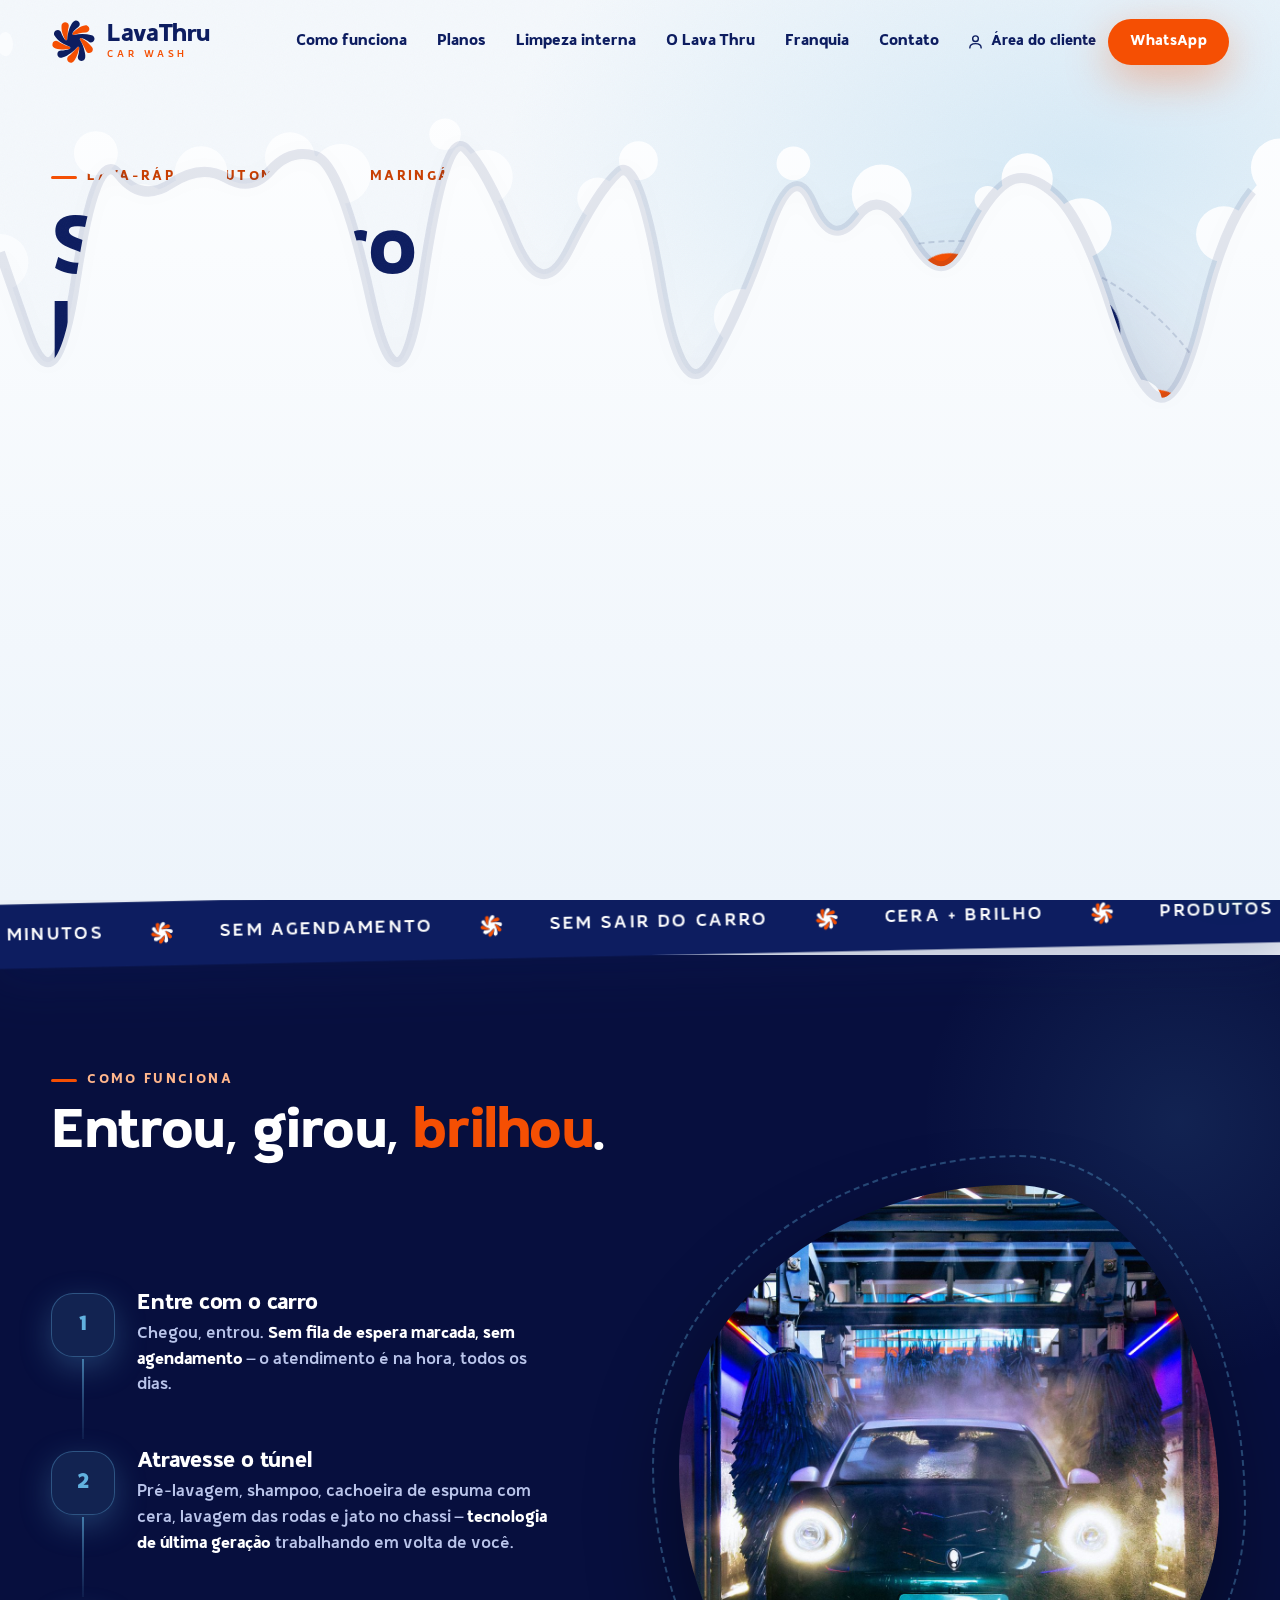
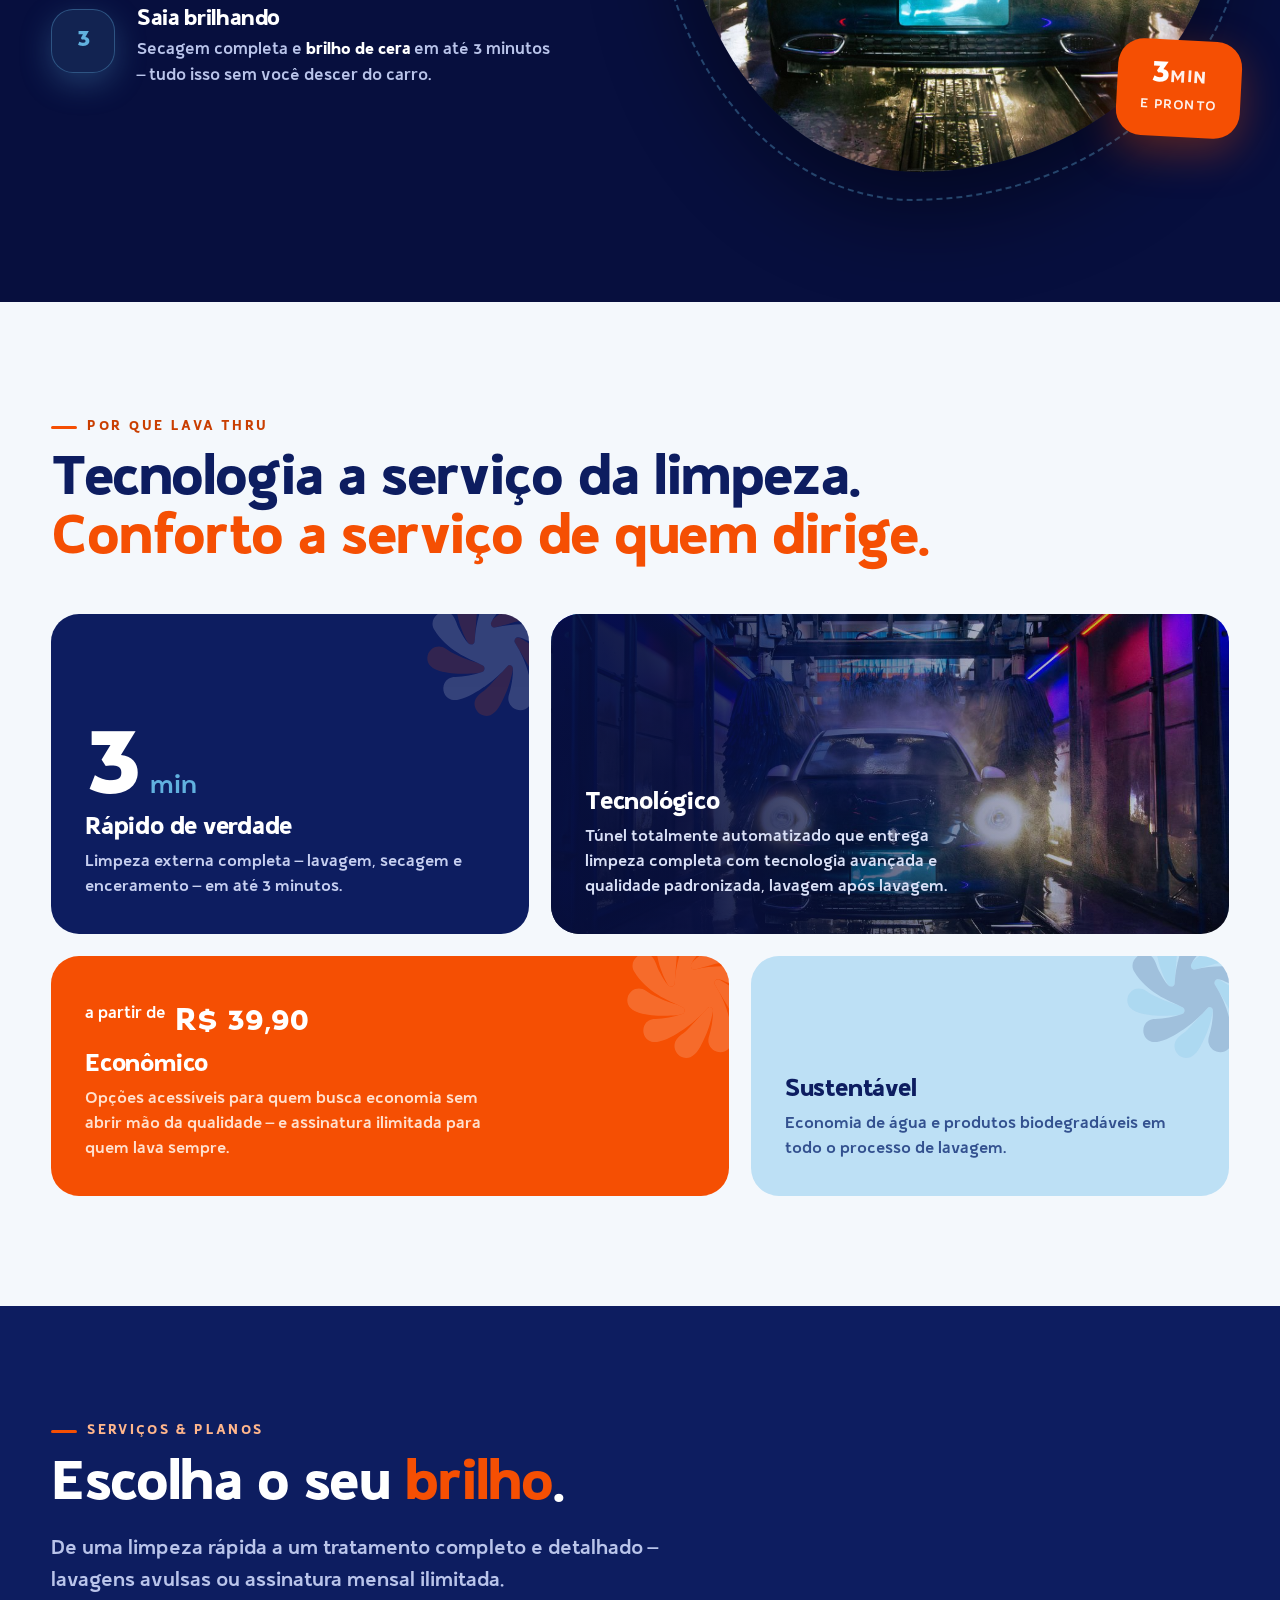
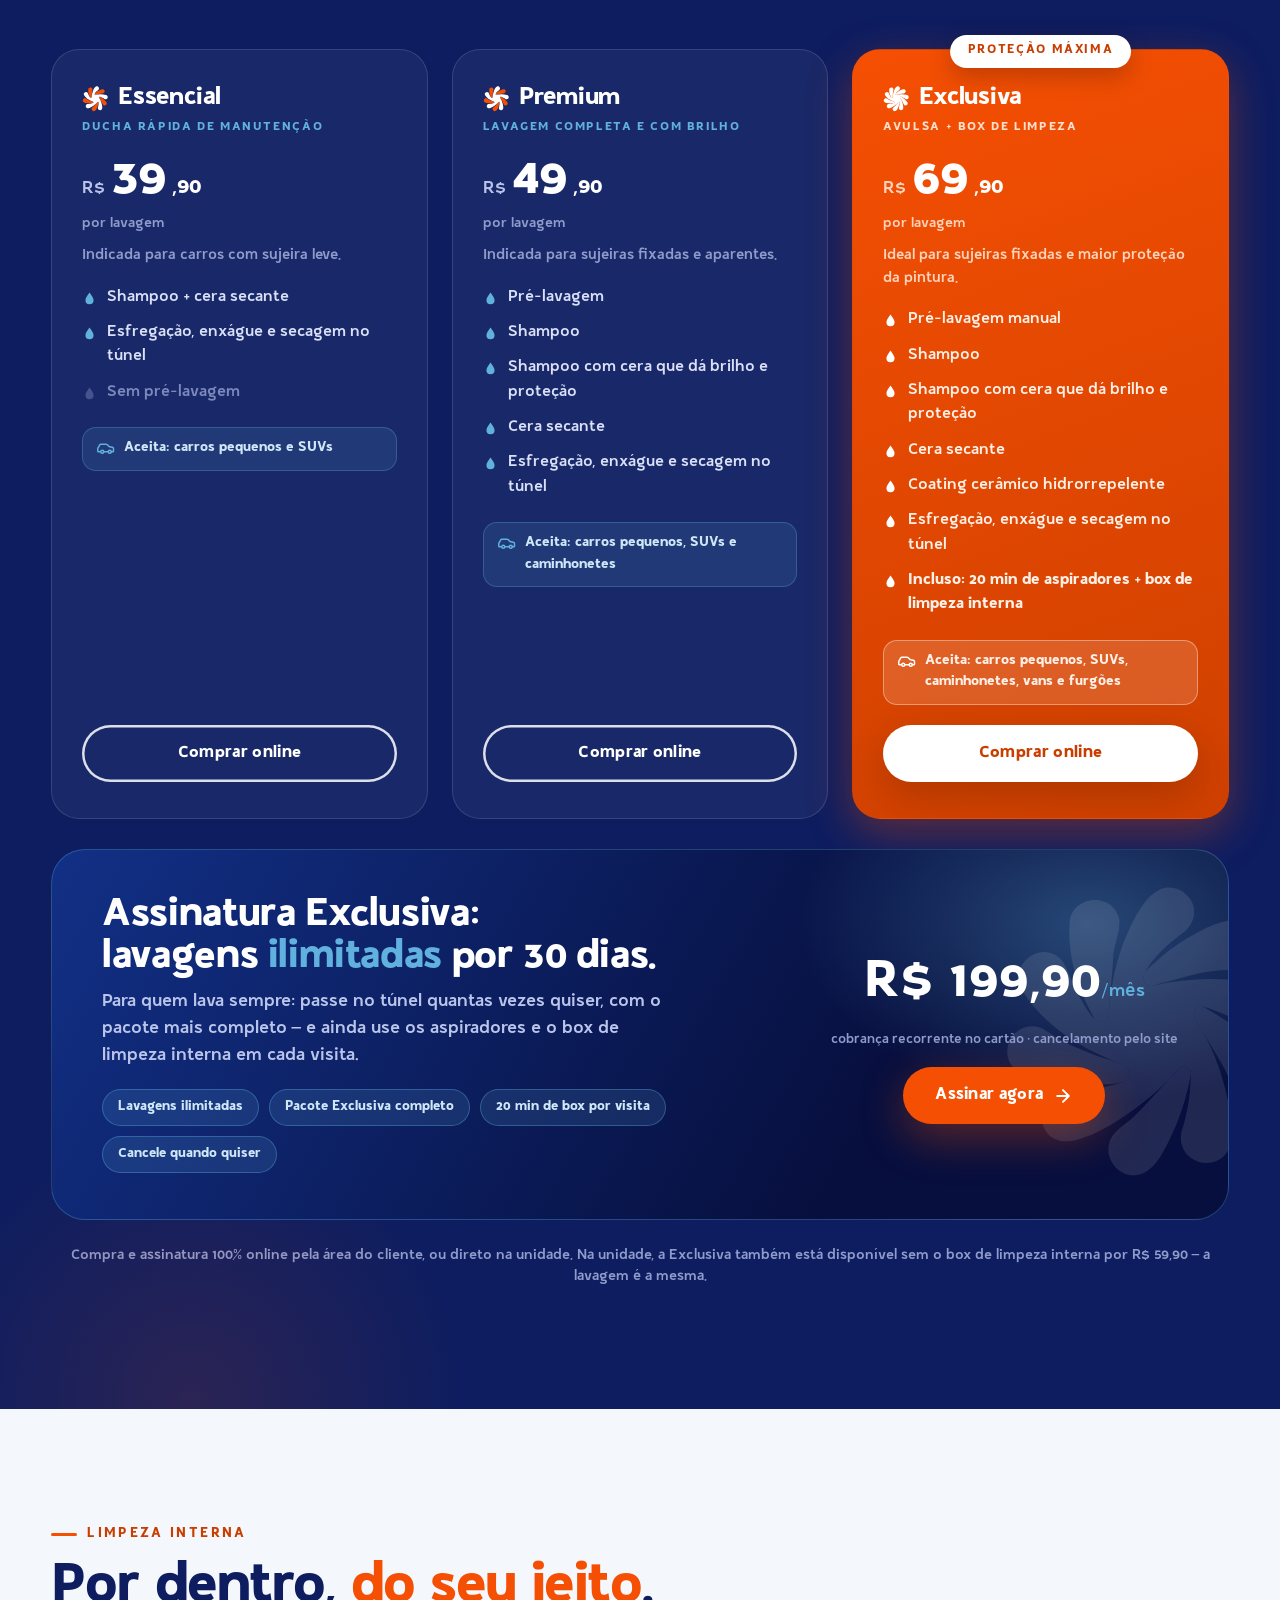
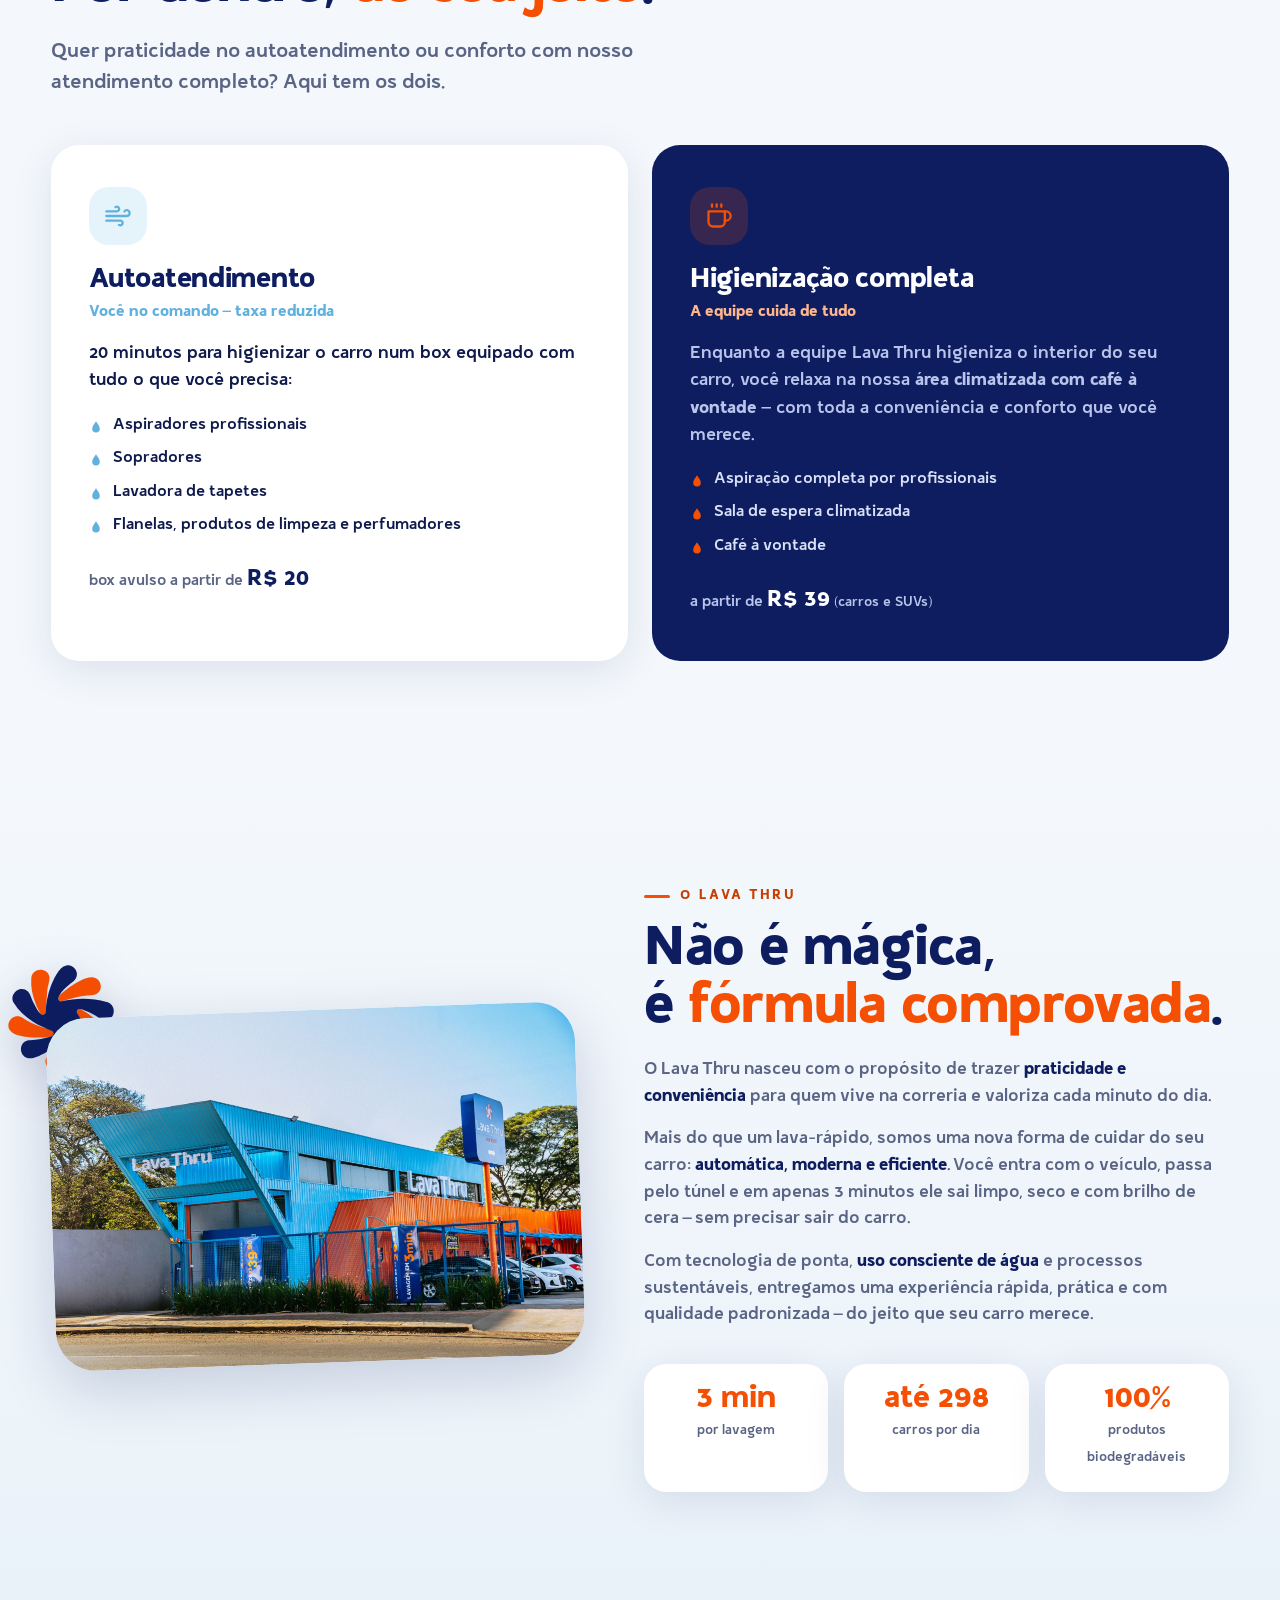
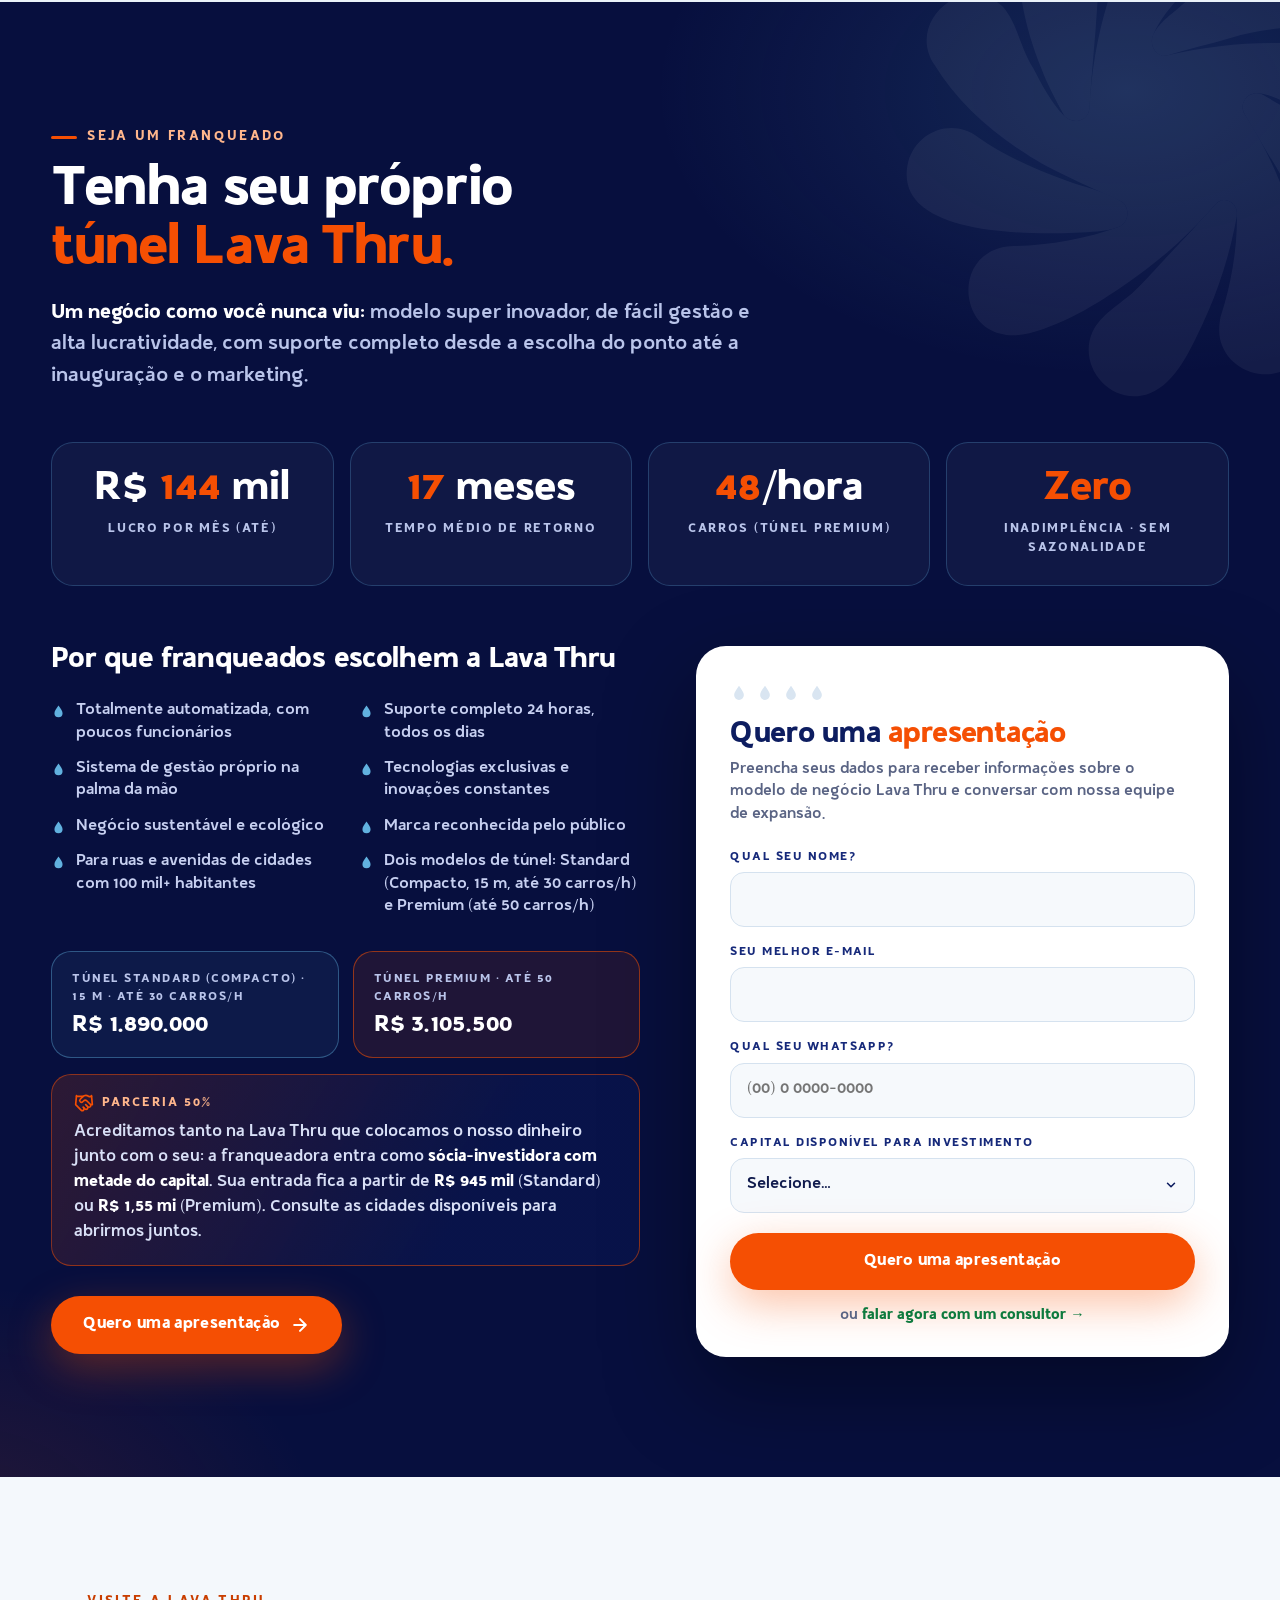
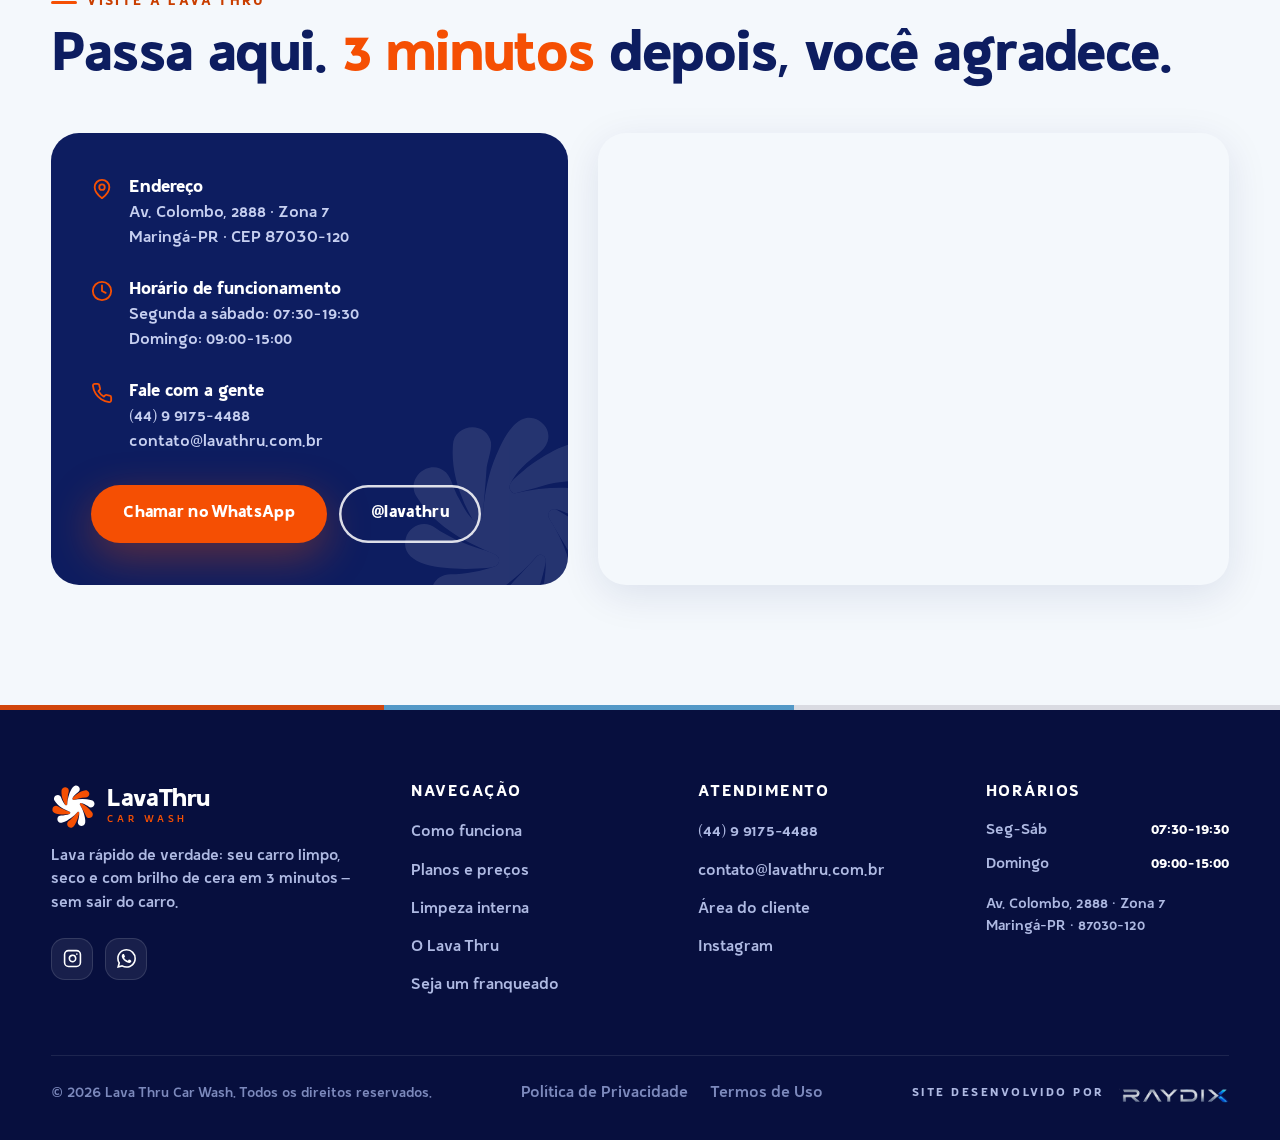
<file: index.html>
<!DOCTYPE html>
<html lang="pt-BR">
<head>
  <meta charset="UTF-8">
  <meta name="viewport" content="width=device-width, initial-scale=1.0">
  <title>Lava Thru — Seu carro limpo em 3 minutos | Lava-rápido automatizado em Maringá</title>
  <meta name="description" content="Lava rápido de verdade: você entra de carro sujo, atravessa o túnel automatizado e sai brilhando em 3 minutos — sem descer do carro e sem agendar. Av. Colombo, 2888 · Maringá-PR.">
  <meta property="og:title" content="Lava Thru — Seu carro limpo em 3 minutos">
  <meta property="og:description" content="Lava-rápido automatizado em Maringá: túnel de última geração, planos a partir de R$ 39,90 e assinatura com lavagens ilimitadas.">
  <meta property="og:image" content="assets/img/og-image.jpg">
  <meta property="og:type" content="website">
  <meta property="og:locale" content="pt_BR">
  <link rel="icon" type="image/png" sizes="64x64" href="assets/img/favicon-64.png">
  <link rel="apple-touch-icon" href="assets/img/icon-192.png">
  <link rel="stylesheet" href="assets/css/style.css?v=16">
  <script type="application/ld+json">
  {
    "@context": "https://schema.org",
    "@type": "AutoWash",
    "name": "Lava Thru Car Wash",
    "description": "Lava-rápido automatizado: lavagem completa em 3 minutos, sem sair do carro.",
    "telephone": "+55-44-99175-4488",
    "email": "contato@lavathru.com.br",
    "url": "https://www.lavathru.com.br",
    "image": "https://www.lavathru.com.br/assets/img/og-image.jpg",
    "address": {
      "@type": "PostalAddress",
      "streetAddress": "Av. Colombo, 2888 - Zona 7",
      "addressLocality": "Maringá",
      "addressRegion": "PR",
      "postalCode": "87030-120",
      "addressCountry": "BR"
    },
    "openingHoursSpecification": [
      { "@type": "OpeningHoursSpecification", "dayOfWeek": ["Monday","Tuesday","Wednesday","Thursday","Friday","Saturday"], "opens": "07:30", "closes": "19:30" },
      { "@type": "OpeningHoursSpecification", "dayOfWeek": "Sunday", "opens": "09:00", "closes": "15:00" }
    ],
    "priceRange": "R$ 20 – R$ 199,90",
    "sameAs": ["https://www.instagram.com/lavathru/"]
  }
  </script>
</head>
<body>

  <!-- ===== Intro: chantili lava a tela ===== -->
  <div class="intro-espuma" id="introEspuma" aria-hidden="true">
    <canvas class="intro-canvas"></canvas>
    <div class="intro-marca">
      <svg class="pinwheel intro-catavento" viewBox="0 0 52.9 52.2"><use href="#pw"/></svg>
      <span class="intro-nome">Lava&hairsp;Thru</span>
      <span class="intro-sub">preparando o brilho…</span>
    </div>
  </div>
  <script>
    (function () {
      var el = document.getElementById("introEspuma");
      if (!el) return;
      try {
        var pular = sessionStorage.getItem("lt_intro") === "1" ||
                    location.hash ||
                    window.matchMedia("(prefers-reduced-motion: reduce)").matches;
        if (pular) { el.parentNode.removeChild(el); return; }
        el.classList.add("intro-vai");
        document.body.classList.add("intro-rodando");
      } catch (e) {
        if (el.parentNode) el.parentNode.removeChild(el);
      }
    })();
  </script>

  <!-- ===== Símbolo oficial: catavento (vetor extraído do manual de marca DZ9) ===== -->
  <svg xmlns="http://www.w3.org/2000/svg" style="position:absolute;width:0;height:0;overflow:hidden" aria-hidden="true">
    <defs>
      <g id="pw">
        <path class="pw-o" style="fill:var(--pw-o,#F54F03)" d="M26.13,15.00 C25.88,15.34 25.64,15.79 25.64,16.18 C25.64,16.77 26.00,17.41 26.52,17.60 C26.84,17.71 27.13,17.62 27.21,17.60 C29.24,16.97 31.32,16.52 33.36,15.91 C36.05,15.11 38.85,14.84 41.65,14.71 C43.90,14.61 45.84,13.28 46.09,10.89 C46.24,9.14 45.31,7.22 43.70,6.46 C40.16,4.79 34.31,8.66 31.47,10.46 C30.25,11.23 29.12,12.21 28.04,13.17 C27.96,13.24 26.76,14.14 26.13,15.00 Z"/>
        <path class="pw-o" style="fill:var(--pw-o,#F54F03)" d="M17.09,23.56 C17.98,24.41 19.47,24.11 19.54,22.75 C19.72,19.33 20.13,15.92 20.32,12.51 C20.44,10.23 21.60,8.09 21.39,5.94 C20.36,0.84 12.78,1.58 12.63,6.64 C12.33,10.74 13.21,14.95 14.86,18.98 C15.32,20.25 16.19,21.93 17.09,23.56 Z"/>
        <path class="pw-o" style="fill:var(--pw-o,#F54F03)" d="M36.27,21.37 C36.16,21.34 35.95,21.31 35.70,21.35 C35.45,21.39 35.27,21.48 35.19,21.53 C34.99,21.66 34.86,21.81 34.82,21.86 C34.78,21.91 34.56,22.21 34.54,22.61 C34.53,22.98 34.69,23.26 34.75,23.37 C35.42,24.55 38.38,29.46 39.33,31.12 C40.30,32.81 41.07,34.58 41.84,36.36 C42.36,37.57 43.15,38.72 44.44,39.18 C45.83,39.67 47.48,39.44 48.63,38.50 C50.66,36.93 50.90,33.90 49.19,32.04 C45.79,27.75 41.45,24.22 36.65,21.55 C36.64,21.54 36.55,21.48 36.43,21.43 C36.37,21.40 36.32,21.38 36.27,21.37 Z"/>
        <path class="pw-o" style="fill:var(--pw-o,#F54F03)" d="M20.33,34.86 C21.03,34.81 21.72,34.67 22.37,34.43 C22.37,34.43 22.38,34.43 22.38,34.43 C23.39,34.05 23.61,32.51 22.63,31.91 C21.00,30.92 19.03,30.54 17.26,29.88 C14.25,28.77 11.26,27.48 8.63,25.63 C6.09,23.71 2.60,25.05 1.78,28.06 C0.00,35.59 14.54,35.29 20.33,34.86 Z"/>
        <path class="pw-o" style="fill:var(--pw-o,#F54F03)" d="M33.98,33.01 C33.97,32.60 33.76,32.29 33.57,32.13 C33.07,31.65 32.52,31.81 32.44,31.83 C32.07,31.94 31.83,32.25 31.76,32.34 C28.92,35.48 26.95,37.52 26.43,38.10 C25.63,39.00 24.81,39.88 23.93,40.71 C22.56,41.98 20.63,42.98 19.83,44.72 C18.29,48.19 21.82,52.16 25.47,50.71 C28.02,49.70 29.50,46.28 30.60,43.97 C32.18,40.65 33.32,37.03 33.98,33.35 C33.97,33.24 33.98,33.12 33.98,33.01 Z"/>
        <path class="pw-n" style="fill:var(--pw-n,#0D1D60)" d="M48.85,17.94 C41.86,15.93 34.29,15.96 27.21,17.60 C26.15,17.95 25.35,16.60 25.75,15.68 C27.03,12.72 29.97,10.21 32.50,8.33 C34.37,6.95 35.25,4.67 34.04,2.53 C33.14,1.02 31.27,0.00 29.52,0.32 C25.66,1.02 23.15,7.57 21.89,10.68 C20.51,14.55 19.76,18.65 19.54,22.75 C19.47,24.12 17.97,24.41 17.08,23.55 C15.80,22.31 14.83,20.39 14.01,18.83 C12.78,16.90 12.48,14.49 11.06,12.86 C7.26,9.30 1.52,14.32 4.34,18.52 C6.48,22.03 9.64,24.95 13.32,27.26 C15.66,28.88 20.46,30.89 22.63,31.91 C23.61,32.51 23.39,34.05 22.38,34.43 C19.26,35.56 15.47,36.26 12.11,36.30 C11.26,36.31 10.36,36.53 9.63,36.97 C7.84,38.04 7.28,40.35 7.96,42.26 C8.84,44.72 11.26,45.43 13.65,44.83 C17.36,43.89 20.93,41.58 24.01,39.38 C26.90,37.31 29.55,34.91 31.86,32.22 C32.64,31.30 33.94,31.96 33.98,33.01 C34.06,36.22 33.46,39.96 32.38,43.25 C32.24,43.95 32.20,44.72 32.32,45.32 C33.09,49.04 38.27,50.23 40.40,46.92 C41.88,44.62 41.10,40.97 40.65,38.46 C39.71,33.17 37.67,27.89 34.75,23.37 C34.43,22.89 34.49,22.28 34.84,21.83 C35.66,20.78 37.37,21.64 38.33,22.00 C39.78,22.54 41.19,23.19 42.54,23.94 C44.39,24.75 45.75,26.49 47.78,26.68 C49.72,26.75 51.63,25.44 52.14,23.53 C52.89,21.07 51.33,18.46 48.85,17.94 Z"/>
      </g>
      <path id="gota" d="M12 2.2C8.4 7.6 5.5 11 5.5 14.8a6.5 6.5 0 0 0 13 0C18.5 11 15.6 7.6 12 2.2Z"/>
    </defs>
  </svg>

  <!-- ===== Header ===== -->
  <header class="site-header">
    <div class="container">
      <a class="logo" href="index.html" aria-label="Lava Thru Car Wash — início">
        <svg class="pinwheel" viewBox="0 0 52.9 52.2"><use href="#pw"/></svg>
        <span class="logo-texto">
          <span class="logo-nome">Lava&hairsp;Thru</span>
          <span class="logo-sub">Car Wash</span>
        </span>
      </a>
      <nav class="nav-main" aria-label="Navegação principal">
        <a href="#como-funciona">Como funciona</a>
        <a href="#planos">Planos</a>
        <a href="#limpeza-interna">Limpeza interna</a>
        <a href="#sobre">O Lava Thru</a>
        <a href="#franquia">Franquia</a>
        <a href="#contato">Contato</a>
      </nav>
      <div class="header-acoes">
        <a class="link-cliente" href="https://www.lavathru.com.br/login" target="_blank" rel="noopener">
          <svg viewBox="0 0 24 24" fill="none" stroke="currentColor" stroke-width="2" stroke-linecap="round" stroke-linejoin="round"><circle cx="12" cy="8" r="4"/><path d="M4 21c0-4 3.6-6 8-6s8 2 8 6"/></svg>
          Área do cliente
        </a>
        <a class="btn btn-laranja btn-header" href="https://wa.me/5544991754488?text=Ol%C3%A1!%20Vim%20pelo%20site%20da%20Lava%20Thru%20e%20quero%20saber%20mais." target="_blank" rel="noopener">WhatsApp</a>
        <button class="menu-toggle" aria-label="Abrir menu" aria-expanded="false">
          <span></span><span></span><span></span>
        </button>
      </div>
    </div>
  </header>

  <!-- menu mobile -->
  <nav class="menu-mobile" aria-label="Menu">
    <a href="#como-funciona">Como funciona <small>3 minutos</small></a>
    <a href="#planos">Planos <small>a partir de R$ 39,90</small></a>
    <a href="#limpeza-interna">Limpeza interna</a>
    <a href="#sobre">O Lava Thru</a>
    <a href="#franquia">Seja um franqueado</a>
    <a href="#contato">Contato</a>
    <div class="menu-contato">
      <a class="btn btn-laranja" href="https://wa.me/5544991754488?text=Ol%C3%A1!%20Vim%20pelo%20site%20da%20Lava%20Thru%20e%20quero%20saber%20mais." target="_blank" rel="noopener">Chamar no WhatsApp</a>
      <a class="btn btn-borda-claro" href="https://www.lavathru.com.br/login" target="_blank" rel="noopener">Área do cliente</a>
    </div>
    <svg class="pinwheel pw-marca pw-spin" viewBox="0 0 52.9 52.2" style="--pw-o:#F54F03;--pw-n:#fff"><use href="#pw"/></svg>
  </nav>

  <main>
    <!-- ===== Hero ===== -->
    <section class="hero" id="inicio">
      <div class="container">
        <div class="hero-copy">
          <span class="eyebrow reveal">Lava-rápido automatizado · Maringá-PR</span>
          <h1 class="hero-titulo reveal" style="--d:.08s">Seu carro limpo<br>em <span class="tres">3 minutos</span>.</h1>
          <p class="hero-sub reveal" style="--d:.16s"><strong>Lava rápido de verdade.</strong> Você entra de carro sujo, atravessa o túnel e sai brilhando — com cera, secagem e proteção. <strong>Sem descer do carro. Sem agendar.</strong></p>
          <div class="hero-ctas reveal" style="--d:.24s">
            <a class="btn btn-laranja" href="#planos">
              Ver planos e preços
              <svg viewBox="0 0 24 24" fill="none" stroke="currentColor" stroke-width="2.4" stroke-linecap="round" stroke-linejoin="round"><path d="M5 12h14M12 5l7 7-7 7"/></svg>
            </a>
            <a class="btn btn-borda" href="#assinatura">Lavagens ilimitadas</a>
          </div>
          <div class="hero-meta reveal" style="--d:.32s">
            <span class="item">
              <svg viewBox="0 0 24 24" fill="none" stroke="currentColor" stroke-width="2" stroke-linecap="round" stroke-linejoin="round"><circle cx="12" cy="12" r="10"/><path d="M12 6v6l4 2"/></svg>
              Seg–Sáb <b>07:30–19:30</b> · Dom <b>09:00–15:00</b>
            </span>
            <span class="item">
              <svg viewBox="0 0 24 24" fill="none" stroke="currentColor" stroke-width="2" stroke-linecap="round" stroke-linejoin="round"><path d="M20 10c0 6-8 12-8 12s-8-6-8-12a8 8 0 0 1 16 0Z"/><circle cx="12" cy="10" r="3"/></svg>
              Av. Colombo, 2888 · <b>Zona 7</b>
            </span>
          </div>
          <a class="rede-accelerato reveal" style="--d:.4s" href="https://acceleratogowash.com" target="_blank" rel="noopener" aria-label="Duas marcas, um só time: Lava Thru e Accelerato GoWash — abrir o site da Accelerato">
            <span>Duas marcas, um só time</span>
            <img src="assets/img/accelerato-gowash.png" alt="Accelerato GoWash" width="640" height="211">
          </a>
        </div>

        <div class="hero-palco" aria-label="Catavento Lava Thru — clique para espuma">
          <div class="pw-halo"></div>
          <div class="pw-orbita"></div>
          <svg class="pinwheel pw-hero" viewBox="0 0 52.9 52.2" role="img" aria-label="Símbolo Lava Thru: escova giratória vista de cima"><use href="#pw"/></svg>
          <span class="hero-dica">🫧 Passe o mouse — a escova solta espuma</span>
        </div>
      </div>
    </section>

    <!-- ===== Marquee ===== -->
    <div class="marquee" aria-hidden="true">
      <div class="marquee-track">
        <div class="marquee-item">
          <span>3 minutos</span><svg class="pinwheel" viewBox="0 0 52.9 52.2"><use href="#pw"/></svg>
          <span>Sem agendamento</span><svg class="pinwheel" viewBox="0 0 52.9 52.2"><use href="#pw"/></svg>
          <span>Sem sair do carro</span><svg class="pinwheel" viewBox="0 0 52.9 52.2"><use href="#pw"/></svg>
          <span>Cera + brilho</span><svg class="pinwheel" viewBox="0 0 52.9 52.2"><use href="#pw"/></svg>
          <span>Produtos biodegradáveis</span><svg class="pinwheel" viewBox="0 0 52.9 52.2"><use href="#pw"/></svg>
        </div>
        <div class="marquee-item">
          <span>3 minutos</span><svg class="pinwheel" viewBox="0 0 52.9 52.2"><use href="#pw"/></svg>
          <span>Sem agendamento</span><svg class="pinwheel" viewBox="0 0 52.9 52.2"><use href="#pw"/></svg>
          <span>Sem sair do carro</span><svg class="pinwheel" viewBox="0 0 52.9 52.2"><use href="#pw"/></svg>
          <span>Cera + brilho</span><svg class="pinwheel" viewBox="0 0 52.9 52.2"><use href="#pw"/></svg>
          <span>Produtos biodegradáveis</span><svg class="pinwheel" viewBox="0 0 52.9 52.2"><use href="#pw"/></svg>
        </div>
      </div>
    </div>

    <!-- ===== Como funciona ===== -->
    <section class="como-funciona on-dark" id="como-funciona">
      <div class="container">
        <span class="eyebrow reveal">Como funciona</span>
        <h2 class="section-title reveal" style="--d:.08s">Entrou, girou, <span class="destaque">brilhou</span>.</h2>
        <div class="como-grid">
          <div class="passos">
            <div class="passo reveal" style="--d:.1s">
              <span class="passo-num">1</span>
              <div>
                <h3>Entre com o carro</h3>
                <p>Chegou, entrou. <b>Sem fila de espera marcada, sem agendamento</b> — o atendimento é na hora, todos os dias.</p>
              </div>
            </div>
            <div class="passo reveal" style="--d:.2s">
              <span class="passo-num">2</span>
              <div>
                <h3>Atravesse o túnel</h3>
                <p>Pré-lavagem, shampoo, cachoeira de espuma com cera, lavagem das rodas e jato no chassi — <b>tecnologia de última geração</b> trabalhando em volta de você.</p>
              </div>
            </div>
            <div class="passo reveal" style="--d:.3s">
              <span class="passo-num">3</span>
              <div>
                <h3>Saia brilhando</h3>
                <p>Secagem completa e <b>brilho de cera</b> em até 3 minutos — tudo isso sem você descer do carro.</p>
              </div>
            </div>
          </div>
          <div class="gota-foto reveal" style="--d:.2s">
            <img class="foto" src="assets/img/tunel.jpg" alt="Carro atravessando o túnel automatizado da Lava Thru, entre escovas e luzes" loading="lazy">
            <span class="bolha-loop" style="--x:22%;--s:13px;--t:7s"></span>
            <span class="bolha-loop" style="--x:48%;--s:8px;--t:9s;--d2:-3.5s"></span>
            <span class="bolha-loop" style="--x:63%;--s:11px;--t:8s;--d2:-6s"></span>
            <span class="bolha-loop" style="--x:80%;--s:7px;--t:10s;--d2:-1.5s"></span>
            <div class="selo"><b>3<span style="font-size:.5em">min</span></b><span>e pronto</span></div>
          </div>
        </div>
      </div>
    </section>

    <!-- ===== Diferenciais (bento) ===== -->
    <section class="diferenciais" id="diferenciais">
      <div class="container">
        <span class="eyebrow reveal">Por que Lava Thru</span>
        <h2 class="section-title reveal" style="--d:.08s">Tecnologia a serviço da limpeza.<br><span class="destaque">Conforto a serviço de quem dirige.</span></h2>
        <div class="bento">
          <article class="bento-card card-rapido reveal" style="--d:.1s">
            <svg class="pinwheel pw-fundo" viewBox="0 0 52.9 52.2"><use href="#pw"/></svg>
            <div class="num-gigante">3<small>min</small></div>
            <h3>Rápido de verdade</h3>
            <p>Limpeza externa completa — lavagem, secagem e enceramento — em até 3 minutos.</p>
          </article>
          <article class="bento-card card-tec reveal" style="--d:.18s">
            <h3>Tecnológico</h3>
            <p>Túnel totalmente automatizado que entrega limpeza completa com tecnologia avançada e qualidade padronizada, lavagem após lavagem.</p>
          </article>
          <article class="bento-card card-eco reveal" style="--d:.26s">
            <svg class="pinwheel pw-fundo" viewBox="0 0 52.9 52.2"><use href="#pw"/></svg>
            <div class="preco-desde"><sup>a partir de</sup> R$ 39,90</div>
            <h3>Econômico</h3>
            <p>Opções acessíveis para quem busca economia sem abrir mão da qualidade — e assinatura ilimitada para quem lava sempre.</p>
          </article>
          <article class="bento-card card-sust reveal" style="--d:.34s">
            <svg class="pinwheel pw-fundo" viewBox="0 0 52.9 52.2"><use href="#pw"/></svg>
            <h3>Sustentável</h3>
            <p>Economia de água e produtos biodegradáveis em todo o processo de lavagem.</p>
          </article>
        </div>
      </div>
    </section>

    <!-- ===== Planos ===== -->
    <section class="planos on-dark" id="planos">
      <div class="container">
        <div class="planos-head">
          <div>
            <span class="eyebrow reveal">Serviços &amp; planos</span>
            <h2 class="section-title reveal" style="--d:.08s">Escolha o seu <span class="destaque">brilho</span>.</h2>
            <p class="section-lead reveal" style="--d:.14s">De uma limpeza rápida a um tratamento completo e detalhado — lavagens avulsas ou assinatura mensal ilimitada.</p>
          </div>
        </div>

        <div class="planos-grid">
          <!-- Essencial -->
          <article class="plano reveal" style="--d:.1s">
            <div>
              <h3 class="plano-nome"><svg class="pinwheel" viewBox="0 0 52.9 52.2" style="--pw-o:#F54F03;--pw-n:#fff"><use href="#pw"/></svg>Essencial</h3>
              <p class="plano-tag">Ducha rápida de manutenção</p>
            </div>
            <div class="plano-preco"><span class="moeda">R$</span><span class="valor">39</span><span class="cent">,90</span></div>
            <p class="plano-obs">por lavagem</p>
            <p class="plano-indicacao">Indicada para carros com sujeira leve.</p>
            <ul>
              <li><svg viewBox="0 0 24 24" fill="#61B1DF"><use href="#gota"/></svg>Shampoo + cera secante</li>
              <li><svg viewBox="0 0 24 24" fill="#61B1DF"><use href="#gota"/></svg>Esfregação, enxágue e secagem no túnel</li>
              <li class="nao"><svg viewBox="0 0 24 24" fill="#7C89BC"><use href="#gota"/></svg>Sem pré-lavagem</li>
            </ul>
            <p class="plano-veiculos">
              <svg viewBox="0 0 24 24" fill="none" stroke="currentColor" stroke-width="2" stroke-linecap="round" stroke-linejoin="round"><path d="M19 17h2c.6 0 1-.4 1-1v-3c0-.9-.7-1.7-1.5-1.9C18.7 10.6 16 10 16 10s-1.3-1.4-2.2-2.3c-.5-.4-1.1-.7-1.8-.7H5c-.6 0-1.1.4-1.4.9l-1.5 2.8C1.4 11.3 1 12.1 1 13v3c0 .6.4 1 1 1h2"/><circle cx="7" cy="17" r="2"/><path d="M9 17h6"/><circle cx="17" cy="17" r="2"/></svg>
              Aceita: carros pequenos e SUVs
            </p>
            <a class="btn btn-borda-claro" href="https://www.lavathru.com.br/login" target="_blank" rel="noopener">Comprar online</a>
          </article>

          <!-- Premium -->
          <article class="plano reveal" style="--d:.2s">
            <div>
              <h3 class="plano-nome"><svg class="pinwheel" viewBox="0 0 52.9 52.2" style="--pw-o:#F54F03;--pw-n:#fff"><use href="#pw"/></svg>Premium</h3>
              <p class="plano-tag">Lavagem completa e com brilho</p>
            </div>
            <div class="plano-preco"><span class="moeda">R$</span><span class="valor">49</span><span class="cent">,90</span></div>
            <p class="plano-obs">por lavagem</p>
            <p class="plano-indicacao">Indicada para sujeiras fixadas e aparentes.</p>
            <ul>
              <li><svg viewBox="0 0 24 24" fill="#61B1DF"><use href="#gota"/></svg>Pré-lavagem</li>
              <li><svg viewBox="0 0 24 24" fill="#61B1DF"><use href="#gota"/></svg>Shampoo</li>
              <li><svg viewBox="0 0 24 24" fill="#61B1DF"><use href="#gota"/></svg>Shampoo com cera que dá brilho e proteção</li>
              <li><svg viewBox="0 0 24 24" fill="#61B1DF"><use href="#gota"/></svg>Cera secante</li>
              <li><svg viewBox="0 0 24 24" fill="#61B1DF"><use href="#gota"/></svg>Esfregação, enxágue e secagem no túnel</li>
            </ul>
            <p class="plano-veiculos">
              <svg viewBox="0 0 24 24" fill="none" stroke="currentColor" stroke-width="2" stroke-linecap="round" stroke-linejoin="round"><path d="M19 17h2c.6 0 1-.4 1-1v-3c0-.9-.7-1.7-1.5-1.9C18.7 10.6 16 10 16 10s-1.3-1.4-2.2-2.3c-.5-.4-1.1-.7-1.8-.7H5c-.6 0-1.1.4-1.4.9l-1.5 2.8C1.4 11.3 1 12.1 1 13v3c0 .6.4 1 1 1h2"/><circle cx="7" cy="17" r="2"/><path d="M9 17h6"/><circle cx="17" cy="17" r="2"/></svg>
              Aceita: carros pequenos, SUVs e caminhonetes
            </p>
            <a class="btn btn-borda-claro" href="https://www.lavathru.com.br/login" target="_blank" rel="noopener">Comprar online</a>
          </article>

          <!-- Exclusiva -->
          <article class="plano plano-destaque reveal" style="--d:.3s">
            <span class="faixa-destaque">Proteção máxima</span>
            <div>
              <h3 class="plano-nome"><svg class="pinwheel" viewBox="0 0 52.9 52.2" style="--pw-o:#fff;--pw-n:#fff"><use href="#pw"/></svg>Exclusiva</h3>
              <p class="plano-tag">Avulsa + box de limpeza</p>
            </div>
            <div class="plano-preco"><span class="moeda">R$</span><span class="valor">69</span><span class="cent">,90</span></div>
            <p class="plano-obs">por lavagem</p>
            <p class="plano-indicacao">Ideal para sujeiras fixadas e maior proteção da pintura.</p>
            <ul>
              <li><svg viewBox="0 0 24 24" fill="#fff"><use href="#gota"/></svg>Pré-lavagem manual</li>
              <li><svg viewBox="0 0 24 24" fill="#fff"><use href="#gota"/></svg>Shampoo</li>
              <li><svg viewBox="0 0 24 24" fill="#fff"><use href="#gota"/></svg>Shampoo com cera que dá brilho e proteção</li>
              <li><svg viewBox="0 0 24 24" fill="#fff"><use href="#gota"/></svg>Cera secante</li>
              <li><svg viewBox="0 0 24 24" fill="#fff"><use href="#gota"/></svg>Coating cerâmico hidrorrepelente</li>
              <li><svg viewBox="0 0 24 24" fill="#fff"><use href="#gota"/></svg>Esfregação, enxágue e secagem no túnel</li>
              <li><svg viewBox="0 0 24 24" fill="#fff"><use href="#gota"/></svg><b>Incluso: 20 min de aspiradores + box de limpeza interna</b></li>
            </ul>
            <p class="plano-veiculos">
              <svg viewBox="0 0 24 24" fill="none" stroke="currentColor" stroke-width="2" stroke-linecap="round" stroke-linejoin="round"><path d="M19 17h2c.6 0 1-.4 1-1v-3c0-.9-.7-1.7-1.5-1.9C18.7 10.6 16 10 16 10s-1.3-1.4-2.2-2.3c-.5-.4-1.1-.7-1.8-.7H5c-.6 0-1.1.4-1.4.9l-1.5 2.8C1.4 11.3 1 12.1 1 13v3c0 .6.4 1 1 1h2"/><circle cx="7" cy="17" r="2"/><path d="M9 17h6"/><circle cx="17" cy="17" r="2"/></svg>
              Aceita: carros pequenos, SUVs, caminhonetes, vans e furgões
            </p>
            <a class="btn btn-branco" href="https://www.lavathru.com.br/login" target="_blank" rel="noopener">Comprar online</a>
          </article>
        </div>

        <!-- Assinatura -->
        <article class="assinatura reveal" id="assinatura" style="--d:.15s">
          <svg class="pinwheel pw-marca pw-spin" viewBox="0 0 52.9 52.2"><use href="#pw"/></svg>
          <div>
            <h3 class="assinatura-titulo">Assinatura Exclusiva:<br>lavagens <em>ilimitadas</em> por 30 dias.</h3>
            <p>Para quem lava sempre: passe no túnel quantas vezes quiser, com o pacote mais completo — e ainda use os aspiradores e o box de limpeza interna em cada visita.</p>
            <div class="assinatura-beneficios">
              <span class="chip">Lavagens ilimitadas</span>
              <span class="chip">Pacote Exclusiva completo</span>
              <span class="chip">20 min de box por visita</span>
              <span class="chip">Cancele quando quiser</span>
            </div>
          </div>
          <div class="assinatura-cta">
            <div class="assinatura-preco">
              <span class="valor">R$ 199,90</span><span class="mes">/mês</span>
              <small>cobrança recorrente no cartão · cancelamento pelo site</small>
            </div>
            <a class="btn btn-laranja" href="https://www.lavathru.com.br/login" target="_blank" rel="noopener">
              Assinar agora
              <svg viewBox="0 0 24 24" fill="none" stroke="currentColor" stroke-width="2.4" stroke-linecap="round" stroke-linejoin="round"><path d="M5 12h14M12 5l7 7-7 7"/></svg>
            </a>
          </div>
        </article>

        <p class="planos-nota">Compra e assinatura 100% online pela área do cliente, ou direto na unidade. Na unidade, a Exclusiva também está disponível sem o box de limpeza interna por R$ 59,90 — a lavagem é a mesma.</p>
      </div>
    </section>

    <!-- ===== Limpeza interna ===== -->
    <section class="interna" id="limpeza-interna">
      <div class="container">
        <span class="eyebrow reveal">Limpeza interna</span>
        <h2 class="section-title reveal" style="--d:.08s">Por dentro, <span class="destaque">do seu jeito</span>.</h2>
        <p class="section-lead reveal" style="--d:.14s">Quer praticidade no autoatendimento ou conforto com nosso atendimento completo? Aqui tem os dois.</p>

        <div class="interna-grid">
          <article class="interna-card interna-auto reveal" style="--d:.1s">
            <div class="icone">
              <svg viewBox="0 0 24 24" fill="none" stroke="currentColor" stroke-width="2" stroke-linecap="round" stroke-linejoin="round"><path d="M12.8 19.6A2 2 0 1 0 14 16H2"/><path d="M17.5 8a2.5 2.5 0 1 1 2 4H2"/><path d="M9.8 4.4A2 2 0 1 1 11 8H2"/></svg>
            </div>
            <h3>Autoatendimento</h3>
            <p class="sub">Você no comando — taxa reduzida</p>
            <p>20 minutos para higienizar o carro num box equipado com tudo o que você precisa:</p>
            <ul>
              <li><svg viewBox="0 0 24 24" fill="#61B1DF"><use href="#gota"/></svg>Aspiradores profissionais</li>
              <li><svg viewBox="0 0 24 24" fill="#61B1DF"><use href="#gota"/></svg>Sopradores</li>
              <li><svg viewBox="0 0 24 24" fill="#61B1DF"><use href="#gota"/></svg>Lavadora de tapetes</li>
              <li><svg viewBox="0 0 24 24" fill="#61B1DF"><use href="#gota"/></svg>Flanelas, produtos de limpeza e perfumadores</li>
            </ul>
            <p class="preco-mini">box avulso a partir de <b>R$ 20</b></p>
          </article>

          <article class="interna-card interna-conforto reveal" style="--d:.2s">
            <div class="icone">
              <svg viewBox="0 0 24 24" fill="none" stroke="currentColor" stroke-width="2" stroke-linecap="round" stroke-linejoin="round"><path d="M17 8h1a4 4 0 1 1 0 8h-1"/><path d="M3 8h14v9a4 4 0 0 1-4 4H7a4 4 0 0 1-4-4Z"/><path d="M6 2v2M10 2v2M14 2v2"/></svg>
            </div>
            <h3>Higienização completa</h3>
            <p class="sub">A equipe cuida de tudo</p>
            <p>Enquanto a equipe Lava Thru higieniza o interior do seu carro, você relaxa na nossa <b>área climatizada com café à vontade</b> — com toda a conveniência e conforto que você merece.</p>
            <ul>
              <li><svg viewBox="0 0 24 24" fill="#F54F03"><use href="#gota"/></svg>Aspiração completa por profissionais</li>
              <li><svg viewBox="0 0 24 24" fill="#F54F03"><use href="#gota"/></svg>Sala de espera climatizada</li>
              <li><svg viewBox="0 0 24 24" fill="#F54F03"><use href="#gota"/></svg>Café à vontade</li>
            </ul>
            <p class="preco-mini">a partir de <b>R$ 39</b> <span style="font-size:.82rem">(carros e SUVs)</span></p>
          </article>
        </div>
      </div>
    </section>

    <!-- ===== Sobre ===== -->
    <section class="sobre" id="sobre">
      <div class="container sobre-grid">
        <div class="sobre-foto reveal">
          <svg class="pinwheel pw-canto pw-spin" viewBox="0 0 52.9 52.2"><use href="#pw"/></svg>
          <img src="assets/img/fachada.jpg" alt="Fachada da unidade Lava Thru na Av. Colombo, 2888 — Maringá-PR" loading="lazy">
        </div>
        <div class="sobre-texto">
          <span class="eyebrow reveal">O Lava Thru</span>
          <h2 class="section-title reveal" style="--d:.08s">Não é mágica,<br>é <span class="destaque">fórmula comprovada</span>.</h2>
          <p class="reveal" style="--d:.14s">O Lava Thru nasceu com o propósito de trazer <b>praticidade e conveniência</b> para quem vive na correria e valoriza cada minuto do dia.</p>
          <p class="reveal" style="--d:.2s">Mais do que um lava-rápido, somos uma nova forma de cuidar do seu carro: <b>automática, moderna e eficiente</b>. Você entra com o veículo, passa pelo túnel e em apenas 3 minutos ele sai limpo, seco e com brilho de cera — sem precisar sair do carro.</p>
          <p class="reveal" style="--d:.26s">Com tecnologia de ponta, <b>uso consciente de água</b> e processos sustentáveis, entregamos uma experiência rápida, prática e com qualidade padronizada — do jeito que seu carro merece.</p>
          <div class="sobre-stats">
            <div class="stat reveal" style="--d:.3s"><b><span data-count="3">0</span> min</b><span>por lavagem</span></div>
            <div class="stat reveal" style="--d:.38s"><b>até <span data-count="300">0</span></b><span>carros por dia</span></div>
            <div class="stat reveal" style="--d:.46s"><b>100%</b><span>produtos biodegradáveis</span></div>
          </div>
        </div>
      </div>
    </section>

    <!-- ===== Franquia ===== -->
    <section class="franquia on-dark" id="franquia">
      <svg class="pinwheel pw-marca-fr pw-spin" viewBox="0 0 52.9 52.2" aria-hidden="true"><use href="#pw"/></svg>
      <div class="container">
        <div class="fr-topo">
          <span class="eyebrow claro reveal">Seja um franqueado</span>
          <h2 class="section-title reveal" style="--d:.08s">Tenha seu próprio <span class="destaque" style="white-space:nowrap">túnel Lava Thru.</span></h2>
          <p class="section-lead reveal" style="--d:.14s"><b>Um negócio como você nunca viu:</b> modelo super inovador, de fácil gestão e alta lucratividade, com suporte completo desde a escolha do ponto até a inauguração e o marketing.</p>
        </div>

        <div class="fr-numeros">
          <div class="fr-num reveal" style="--d:.06s"><b>R$ <span data-count="150">0</span> mil</b><span>lucro por mês (até)</span></div>
          <div class="fr-num reveal" style="--d:.14s"><b><span data-count="18">0</span> meses</b><span>tempo médio de retorno</span></div>
          <div class="fr-num reveal" style="--d:.22s"><b><span data-count="50">0</span>/hora</b><span>carros (túnel Premium)</span></div>
          <div class="fr-num reveal" style="--d:.3s"><b><span>Zero</span></b><span>inadimplência · sem sazonalidade</span></div>
        </div>

        <div class="fr-grid">
          <div class="fr-info reveal">
            <h3>Por que franqueados escolhem a Lava Thru</h3>
            <ul class="fr-difs">
              <li><svg viewBox="0 0 24 24"><use href="#gota"/></svg>Totalmente automatizada, com poucos funcionários</li>
              <li><svg viewBox="0 0 24 24"><use href="#gota"/></svg>Suporte completo 24 horas, todos os dias</li>
              <li><svg viewBox="0 0 24 24"><use href="#gota"/></svg>Sistema de gestão próprio na palma da mão</li>
              <li><svg viewBox="0 0 24 24"><use href="#gota"/></svg>Tecnologias exclusivas e inovações constantes</li>
              <li><svg viewBox="0 0 24 24"><use href="#gota"/></svg>Negócio sustentável e ecológico</li>
              <li><svg viewBox="0 0 24 24"><use href="#gota"/></svg>Marca reconhecida pelo público</li>
              <li><svg viewBox="0 0 24 24"><use href="#gota"/></svg>Para ruas e avenidas de cidades com 100 mil+ habitantes</li>
              <li><svg viewBox="0 0 24 24"><use href="#gota"/></svg>Dois modelos de túnel: Standard (Compacto, 15 m, até 30 carros/h) e Premium (até 50 carros/h)</li>
            </ul>
            <div class="fr-mods">
              <div class="fr-mod"><span>Túnel Standard (Compacto) · 15 m · até 30 carros/h</span><b>R$ 1.890.000</b></div>
              <div class="fr-mod fr-mod-premium"><span>Túnel Premium · até 50 carros/h</span><b>R$ 3.105.500</b></div>
            </div>
            <div class="fr-parc">
              <div class="fr-parc-k">
                <svg viewBox="0 0 24 24" fill="none" stroke="currentColor" stroke-width="2" stroke-linecap="round" stroke-linejoin="round" aria-hidden="true"><path d="m11 17 2 2a1 1 0 1 0 3-3"/><path d="m14 14 2.5 2.5a1 1 0 1 0 3-3l-3.88-3.88a3 3 0 0 0-4.24 0l-.88.88a1 1 0 1 1-3-3l2.81-2.81a5.79 5.79 0 0 1 7.06-.87l.47.28a2 2 0 0 0 1.42.25L21 4"/><path d="m21 3 1 11h-2"/><path d="M3 3 2 14l6.5 6.5a1 1 0 1 0 3-3"/><path d="M3 4h8"/></svg>
                Parceria 50%
              </div>
              <p>Acreditamos tanto na Lava Thru que colocamos o nosso dinheiro junto com o seu: a franqueadora entra como <b>sócia-investidora com metade do capital</b>. Sua entrada fica a partir de <b>R$ 945 mil</b> (Standard) ou <b>R$ 1,55 mi</b> (Premium). Consulte as cidades disponíveis para abrirmos juntos.</p>
            </div>
            <a class="btn btn-laranja" href="#frform">
              Quero uma apresentação
              <svg viewBox="0 0 24 24" fill="none" stroke="currentColor" stroke-width="2.4" stroke-linecap="round" stroke-linejoin="round"><path d="M5 12h14M12 5l7 7-7 7"/></svg>
            </a>
          </div>

          <form class="fr-form reveal" id="frform" style="--d:.12s" novalidate>
            <div class="fr-gotas" aria-hidden="true">
              <svg viewBox="0 0 24 24"><use href="#gota"/></svg>
              <svg viewBox="0 0 24 24"><use href="#gota"/></svg>
              <svg viewBox="0 0 24 24"><use href="#gota"/></svg>
              <svg viewBox="0 0 24 24"><use href="#gota"/></svg>
            </div>
            <h3>Quero uma <span class="destaque">apresentação</span></h3>
            <p class="fr-fs">Preencha seus dados para receber informações sobre o modelo de negócio Lava Thru e conversar com nossa equipe de expansão.</p>
            <label for="fnome">Qual seu nome?</label>
            <input id="fnome" name="nome" type="text" required autocomplete="name">
            <label for="femail">Seu melhor e-mail</label>
            <input id="femail" name="email" type="email" required autocomplete="email">
            <label for="fzap">Qual seu WhatsApp?</label>
            <input id="fzap" name="zap" type="tel" required autocomplete="tel" inputmode="tel" placeholder="(00) 0 0000-0000">
            <label for="fcap">Capital disponível para investimento</label>
            <select id="fcap" name="capital" required>
              <option value="" disabled selected>Selecione…</option>
              <option>Tenho a partir de R$ 950 mil (Parceria 50%)</option>
              <option>Tenho a partir de R$ 1,9 milhão (Túnel Standard)</option>
              <option>Tenho a partir de R$ 3 milhões (Túnel Premium)</option>
              <option>Ainda estou avaliando</option>
            </select>
            <input type="text" name="website" id="frhp" tabindex="-1" autocomplete="off" aria-hidden="true" class="fr-hp">
            <button class="btn btn-laranja" type="submit">Quero uma apresentação</button>
            <span class="fr-alt">ou <a href="https://wa.me/5544991754488?text=Ol%C3%A1!%20Quero%20falar%20com%20um%20consultor%20sobre%20a%20franquia%20Lava%20Thru." target="_blank" rel="noopener">falar agora com um consultor →</a></span>
            <p class="fr-msg" id="frmsg" role="status" aria-live="polite" hidden></p>
          </form>
        </div>
      </div>
    </section>

    <!-- ===== Contato ===== -->
    <section class="contato" id="contato">
      <div class="container">
        <span class="eyebrow reveal">Visite a Lava Thru</span>
        <h2 class="section-title reveal" style="--d:.08s">Passa aqui. <span class="destaque">3 minutos</span> depois, você agradece.</h2>

        <div class="contato-grid">
          <div class="contato-card reveal" style="--d:.1s">
            <svg class="pinwheel pw-marca pw-spin" viewBox="0 0 52.9 52.2"><use href="#pw"/></svg>
            <div class="contato-item">
              <svg viewBox="0 0 24 24" fill="none" stroke="currentColor" stroke-width="2" stroke-linecap="round" stroke-linejoin="round"><path d="M20 10c0 6-8 12-8 12s-8-6-8-12a8 8 0 0 1 16 0Z"/><circle cx="12" cy="10" r="3"/></svg>
              <div>
                <b>Endereço</b>
                <p>Av. Colombo, 2888 · Zona 7<br>Maringá-PR · CEP 87030-120</p>
              </div>
            </div>
            <div class="contato-item">
              <svg viewBox="0 0 24 24" fill="none" stroke="currentColor" stroke-width="2" stroke-linecap="round" stroke-linejoin="round"><circle cx="12" cy="12" r="10"/><path d="M12 6v6l4 2"/></svg>
              <div>
                <b>Horário de funcionamento</b>
                <p>Segunda a sábado: 07:30–19:30<br>Domingo: 09:00–15:00</p>
              </div>
            </div>
            <div class="contato-item">
              <svg viewBox="0 0 24 24" fill="none" stroke="currentColor" stroke-width="2" stroke-linecap="round" stroke-linejoin="round"><path d="M22 16.92v3a2 2 0 0 1-2.18 2 19.79 19.79 0 0 1-8.63-3.07 19.5 19.5 0 0 1-6-6A19.79 19.79 0 0 1 2.12 4.18 2 2 0 0 1 4.11 2h3a2 2 0 0 1 2 1.72c.13.96.36 1.9.7 2.81a2 2 0 0 1-.45 2.11L8.09 9.91a16 16 0 0 0 6 6l1.27-1.27a2 2 0 0 1 2.11-.45c.91.34 1.85.57 2.81.7A2 2 0 0 1 22 16.92z"/></svg>
              <div>
                <b>Fale com a gente</b>
                <p><a href="tel:+5544991754488">(44) 9 9175-4488</a><br><a href="mailto:contato@lavathru.com.br">contato@lavathru.com.br</a></p>
              </div>
            </div>
            <div class="contato-acoes">
              <a class="btn btn-laranja" href="https://wa.me/5544991754488?text=Ol%C3%A1!%20Vim%20pelo%20site%20da%20Lava%20Thru%20e%20quero%20saber%20mais." target="_blank" rel="noopener">Chamar no WhatsApp</a>
              <a class="btn btn-borda-claro" href="https://www.instagram.com/lavathru/" target="_blank" rel="noopener">@lavathru</a>
            </div>
          </div>
          <div class="mapa reveal" style="--d:.2s">
            <iframe title="Mapa — Lava Thru, Av. Colombo 2888, Maringá-PR" src="https://www.google.com/maps?q=Lava+Thru,+Av.+Colombo,+2888+-+Zona+7,+Maring%C3%A1+-+PR,+87030-120&output=embed" loading="lazy" referrerpolicy="no-referrer-when-downgrade" allowfullscreen></iframe>
          </div>
        </div>
      </div>
    </section>
  </main>

  <!-- ===== Footer ===== -->
  <footer class="footer">
    <div class="container">
      <div class="footer-grid">
        <div class="footer-sobre">
          <a class="logo" href="index.html" aria-label="Lava Thru">
            <svg class="pinwheel" viewBox="0 0 52.9 52.2" style="--pw-n:#fff"><use href="#pw"/></svg>
            <span class="logo-texto">
              <span class="logo-nome">Lava&hairsp;Thru</span>
              <span class="logo-sub">Car Wash</span>
            </span>
          </a>
          <p>Lava rápido de verdade: seu carro limpo, seco e com brilho de cera em 3 minutos — sem sair do carro.</p>
          <div class="social">
            <a href="https://www.instagram.com/lavathru/" target="_blank" rel="noopener" aria-label="Instagram da Lava Thru">
              <svg viewBox="0 0 24 24" fill="none" stroke="currentColor" stroke-width="2" stroke-linecap="round" stroke-linejoin="round"><rect x="2" y="2" width="20" height="20" rx="5"/><path d="M16 11.37a4 4 0 1 1-7.9 1.26 4 4 0 0 1 7.9-1.26Z"/><path d="M17.5 6.5h.01"/></svg>
            </a>
            <a href="https://wa.me/5544991754488" target="_blank" rel="noopener" aria-label="WhatsApp da Lava Thru">
              <svg viewBox="0 0 24 24" fill="currentColor"><path d="M17.472 14.382c-.297-.149-1.758-.867-2.03-.967-.273-.099-.471-.148-.67.15-.197.297-.767.966-.94 1.164-.173.199-.347.223-.644.075-.297-.15-1.255-.463-2.39-1.475-.883-.788-1.48-1.761-1.653-2.059-.173-.297-.018-.458.13-.606.134-.133.297-.347.446-.52.149-.174.198-.298.297-.497.1-.198.05-.371-.025-.52-.074-.149-.669-1.612-.916-2.207-.242-.579-.487-.5-.669-.51-.173-.008-.371-.01-.57-.01-.198 0-.52.074-.792.372-.272.297-1.04 1.016-1.04 2.479 0 1.462 1.065 2.875 1.213 3.074.149.198 2.096 3.2 5.077 4.487.709.306 1.262.489 1.694.625.712.227 1.36.195 1.871.118.571-.085 1.758-.719 2.006-1.413.248-.694.248-1.289.173-1.413-.074-.124-.272-.198-.57-.347m-5.421 7.403h-.004a9.87 9.87 0 0 1-5.031-1.378l-.361-.214-3.741.982.998-3.648-.235-.374a9.86 9.86 0 0 1-1.51-5.26c.001-5.45 4.436-9.884 9.888-9.884 2.64 0 5.122 1.03 6.988 2.898a9.825 9.825 0 0 1 2.893 6.994c-.003 5.45-4.437 9.884-9.885 9.884m8.413-18.297A11.815 11.815 0 0 0 12.05 0C5.495 0 .16 5.335.157 11.892c0 2.096.547 4.142 1.588 5.945L.057 24l6.305-1.654a11.882 11.882 0 0 0 5.683 1.448h.005c6.554 0 11.89-5.335 11.893-11.893a11.821 11.821 0 0 0-3.48-8.413Z"/></svg>
            </a>
          </div>
        </div>
        <div>
          <h4>Navegação</h4>
          <ul>
            <li><a href="#como-funciona">Como funciona</a></li>
            <li><a href="#planos">Planos e preços</a></li>
            <li><a href="#limpeza-interna">Limpeza interna</a></li>
            <li><a href="#sobre">O Lava Thru</a></li>
            <li><a href="#franquia">Seja um franqueado</a></li>
          </ul>
        </div>
        <div>
          <h4>Atendimento</h4>
          <ul>
            <li><a href="https://wa.me/5544991754488" target="_blank" rel="noopener">(44) 9 9175-4488</a></li>
            <li><a href="mailto:contato@lavathru.com.br">contato@lavathru.com.br</a></li>
            <li><a href="https://www.lavathru.com.br/login" target="_blank" rel="noopener">Área do cliente</a></li>
            <li><a href="https://www.instagram.com/lavathru/" target="_blank" rel="noopener">Instagram</a></li>
          </ul>
        </div>
        <div>
          <h4>Horários</h4>
          <ul class="footer-horario">
            <li><span>Seg–Sáb</span><b>07:30–19:30</b></li>
            <li><span>Domingo</span><b>09:00–15:00</b></li>
          </ul>
          <p style="margin-top:18px;font-size:.86rem">Av. Colombo, 2888 · Zona 7<br>Maringá-PR · 87030-120</p>
        </div>
      </div>
      <div class="footer-base">
        <span>© <span data-ano>2026</span> Lava Thru Car Wash. Todos os direitos reservados.</span>
        <div class="legal">
          <a href="privacidade.html">Política de Privacidade</a>
          <a href="termos.html">Termos de Uso</a>
        </div>
        <span class="credito-raydix">Site desenvolvido por <img src="assets/img/raydix.png" alt="RAYDIX" loading="lazy"></span>
      </div>
    </div>
  </footer>

  <a class="wpp-flutuante" href="https://wa.me/5544991754488?text=Ol%C3%A1!%20Vim%20pelo%20site%20da%20Lava%20Thru%20e%20quero%20saber%20mais." target="_blank" rel="noopener" aria-label="Falar com a Lava Thru no WhatsApp">
    <svg viewBox="0 0 24 24" fill="currentColor"><path d="M17.472 14.382c-.297-.149-1.758-.867-2.03-.967-.273-.099-.471-.148-.67.15-.197.297-.767.966-.94 1.164-.173.199-.347.223-.644.075-.297-.15-1.255-.463-2.39-1.475-.883-.788-1.48-1.761-1.653-2.059-.173-.297-.018-.458.13-.606.134-.133.297-.347.446-.52.149-.174.198-.298.297-.497.1-.198.05-.371-.025-.52-.074-.149-.669-1.612-.916-2.207-.242-.579-.487-.5-.669-.51-.173-.008-.371-.01-.57-.01-.198 0-.52.074-.792.372-.272.297-1.04 1.016-1.04 2.479 0 1.462 1.065 2.875 1.213 3.074.149.198 2.096 3.2 5.077 4.487.709.306 1.262.489 1.694.625.712.227 1.36.195 1.871.118.571-.085 1.758-.719 2.006-1.413.248-.694.248-1.289.173-1.413-.074-.124-.272-.198-.57-.347m-5.421 7.403h-.004a9.87 9.87 0 0 1-5.031-1.378l-.361-.214-3.741.982.998-3.648-.235-.374a9.86 9.86 0 0 1-1.51-5.26c.001-5.45 4.436-9.884 9.888-9.884 2.64 0 5.122 1.03 6.988 2.898a9.825 9.825 0 0 1 2.893 6.994c-.003 5.45-4.437 9.884-9.885 9.884m8.413-18.297A11.815 11.815 0 0 0 12.05 0C5.495 0 .16 5.335.157 11.892c0 2.096.547 4.142 1.588 5.945L.057 24l6.305-1.654a11.882 11.882 0 0 0 5.683 1.448h.005c6.554 0 11.89-5.335 11.893-11.893a11.821 11.821 0 0 0-3.48-8.413Z"/></svg>
  </a>

  <script src="assets/js/main.js?v=16"></script>
</body>
</html>
</file>
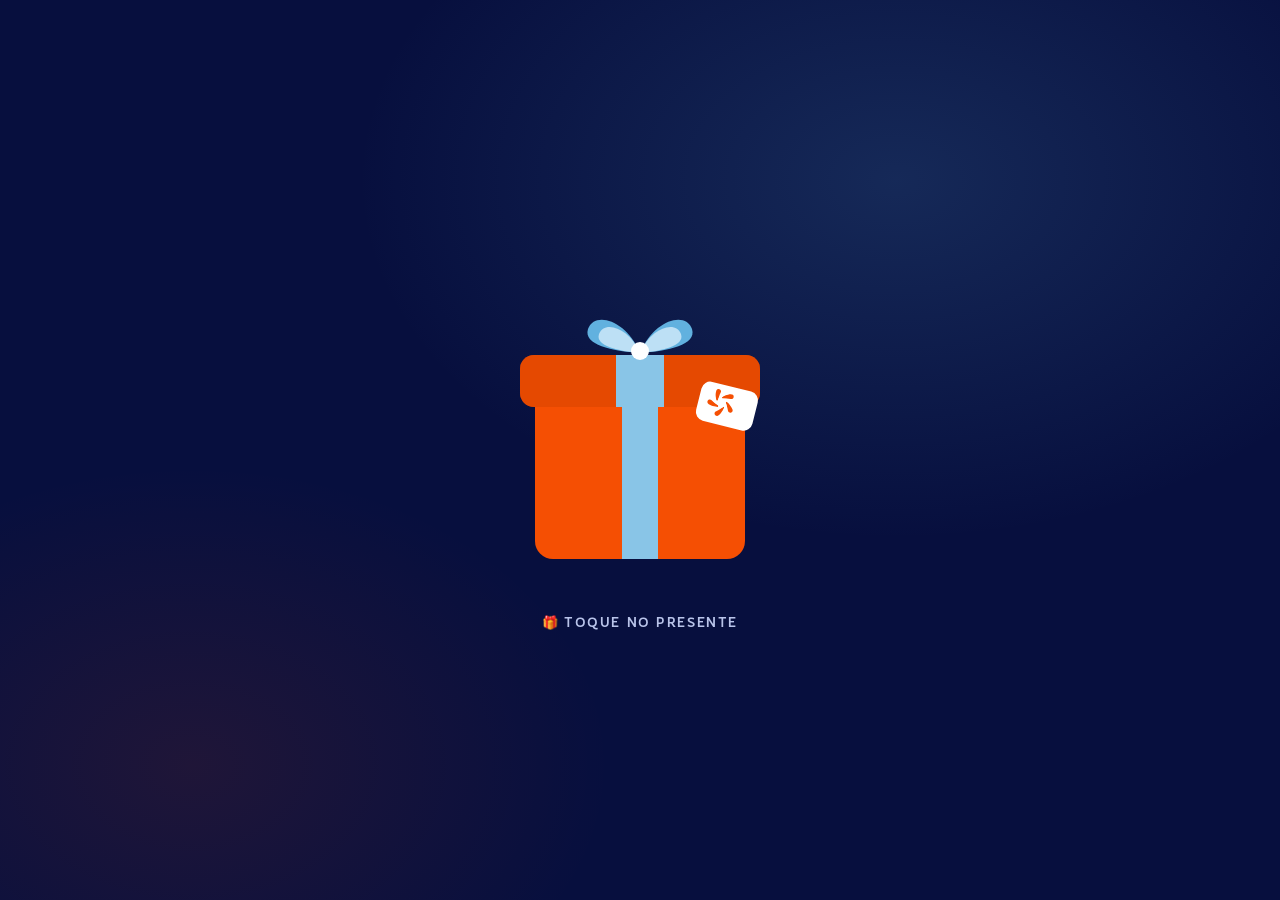
<file: presente/index.html>
<!DOCTYPE html>
<html lang="pt-BR">
<head>
<meta charset="UTF-8">
<meta name="viewport" content="width=device-width, initial-scale=1.0">
<title>🎁 Um presente pra você</title>
<style>
@font-face { font-family:"Gorga Grotesque"; src:url("../assets/fonts/gorga-regular.woff2") format("woff2"); font-weight:100 500; font-style:normal; font-display:swap; }
@font-face { font-family:"Gorga Grotesque"; src:url("../assets/fonts/gorga-bold.woff2") format("woff2"); font-weight:600 900; font-style:normal; font-display:swap; }
</style>
<style>
  :root { --laranja:#F54F03; --laranja-vivo:#FF5A12; --navy:#0D1D60; --navy-deep:#070F3E; --celeste:#61B1DF; }
  * { box-sizing:border-box; margin:0; padding:0; }
  html, body { height:100%; }
  body {
    font-family:"Gorga Grotesque", Arial, sans-serif;
    background: radial-gradient(900px 600px at 70% 20%, rgba(97,177,223,.16), transparent 60%),
                radial-gradient(700px 500px at 15% 85%, rgba(245,79,3,.10), transparent 60%),
                var(--navy-deep);
    color:#fff; overflow:hidden;
    display:flex; align-items:center; justify-content:center;
  }

  /* bolhas ambiente */
  .bolha-bg {
    position:fixed; border-radius:50%;
    background: radial-gradient(circle at 32% 30%, rgba(255,255,255,.9), rgba(189,224,245,.35) 55%, rgba(97,177,223,.15));
    border:1px solid rgba(255,255,255,.5);
    animation: sobe linear infinite;
    pointer-events:none; opacity:0;
  }
  @keyframes sobe {
    0% { transform: translateY(0); opacity:0; }
    10% { opacity:.7; }
    100% { transform: translateY(-110vh); opacity:0; }
  }

  .palco { text-align:center; position:relative; padding:20px; }

  /* ===== presente ===== */
  .presente { position:relative; width:min(64vw,300px); margin:0 auto; cursor:pointer; transition:transform .3s cubic-bezier(.34,1.56,.64,1); }
  .presente:hover { transform:scale(1.05); }
  .presente svg { width:100%; height:auto; display:block; overflow:visible; }
  .caixa-wrap { animation: balanca 3s ease-in-out infinite; transform-origin:50% 90%; }
  @keyframes balanca {
    0%,100% { transform:rotate(0); }
    6% { transform:rotate(-3deg); } 12% { transform:rotate(3deg); }
    18% { transform:rotate(-2deg); } 24% { transform:rotate(0); }
  }
  .tampa { transform-origin:50% 100%; transition:transform 1s cubic-bezier(.3,.7,.35,1), opacity .9s ease .15s; }
  .aberto .tampa { transform: translateY(-240px) rotate(-24deg); opacity:0; }
  .corpo { transition:transform .8s cubic-bezier(.34,1.56,.64,1) .1s, opacity .7s ease .35s; transform-origin:50% 100%; }
  .aberto .corpo { transform:scale(.55) translateY(90px); opacity:0; }
  .aberto .caixa-wrap { animation:none; }
  .dica {
    margin-top:26px; font-family:"Gorga Grotesque", sans-serif; font-weight:500;
    color:#B9C4EA; letter-spacing:.12em; text-transform:uppercase; font-size:.82rem;
    animation: pulsa 2s ease-in-out infinite;
  }
  @keyframes pulsa { 0%,100%{opacity:.65} 50%{opacity:1} }
  .aberto .dica { opacity:0; transition:opacity .3s; animation:none; }

  /* ===== confete de gotas ===== */
  .peta {
    position:fixed; pointer-events:none; z-index:5;
    border-radius:50% 50% 50% 0;
    animation: voa var(--dur,1.8s) cubic-bezier(.15,.6,.4,1) forwards;
  }
  @keyframes voa {
    0% { transform: translate(0,0) rotate(0) scale(.4); opacity:0; }
    8% { opacity:1; }
    100% { transform: translate(var(--dx), var(--dy)) rotate(var(--rot)) scale(1); opacity:0; }
  }

  /* ===== revelação ===== */
  .revela {
    position:absolute; left:50%; top:50%;
    transform:translate(-50%,-46%) scale(.85);
    width:min(92vw,540px);
    opacity:0; pointer-events:none;
    transition:opacity .7s ease .55s, transform .8s cubic-bezier(.34,1.56,.64,1) .55s;
  }
  .aberto-fim .revela { opacity:1; pointer-events:auto; transform:translate(-50%,-50%) scale(1); }
  .revela .catavento { width:min(30vw,132px); margin:0 auto 18px; animation:gira 5s linear infinite; }
  @keyframes gira { to { transform:rotate(360deg); } }
  .revela h1 { font-family:"Gorga Grotesque", sans-serif; font-weight:600; font-size:clamp(1.9rem,6.5vw,3rem); line-height:1.15; }
  .revela h1 em { font-style:normal; color:var(--laranja-vivo); }
  .revela p { color:#B9C4EA; font-size:clamp(1rem,3.2vw,1.15rem); margin:16px auto 0; max-width:430px; }
  .revela p b { color:#fff; }
  .btn-presente {
    display:inline-flex; align-items:center; gap:10px;
    margin-top:30px;
    font-family:"Gorga Grotesque", sans-serif; font-weight:600; font-size:1.1rem;
    background:var(--laranja); color:#fff; text-decoration:none;
    padding:18px 40px; border-radius:999px;
    box-shadow:0 14px 44px rgba(245,79,3,.4);
    transition:transform .25s cubic-bezier(.34,1.56,.64,1), background .25s;
  }
  .btn-presente:hover { background:var(--laranja-vivo); transform:translateY(-3px); }
  .assin { margin-top:34px; color:#7C89BC; font-size:.85rem; }
  .assin b { color:#AEB9E2; }
  .credito { margin-top:10px; font-size:.66rem; letter-spacing:.22em; text-transform:uppercase; color:#5A6796; }

  @media (prefers-reduced-motion: reduce) {
    .caixa-wrap, .dica, .revela .catavento { animation:none; }
  }
</style>
</head>
<body>

<div class="palco" id="palco">
  <!-- caixa de presente -->
  <div class="presente" id="presente" role="button" aria-label="Abrir o presente" tabindex="0">
    <svg viewBox="0 0 300 320">
      <defs>
        <g id="pw">
          <path fill="#F54F03" d="M26.13,15.00 C25.88,15.34 25.64,15.79 25.64,16.18 C25.64,16.77 26.00,17.41 26.52,17.60 C26.84,17.71 27.13,17.62 27.21,17.60 C29.24,16.97 31.32,16.52 33.36,15.91 C36.05,15.11 38.85,14.84 41.65,14.71 C43.90,14.61 45.84,13.28 46.09,10.89 C46.24,9.14 45.31,7.22 43.70,6.46 C40.16,4.79 34.31,8.66 31.47,10.46 C30.25,11.23 29.12,12.21 28.04,13.17 C27.96,13.24 26.76,14.14 26.13,15.00 Z"/>
          <path fill="#F54F03" d="M17.09,23.56 C17.98,24.41 19.47,24.11 19.54,22.75 C19.72,19.33 20.13,15.92 20.32,12.51 C20.44,10.23 21.60,8.09 21.39,5.94 C20.36,0.84 12.78,1.58 12.63,6.64 C12.33,10.74 13.21,14.95 14.86,18.98 C15.32,20.25 16.19,21.93 17.09,23.56 Z"/>
          <path fill="#F54F03" d="M36.27,21.37 C36.16,21.34 35.95,21.31 35.70,21.35 C35.45,21.39 35.27,21.48 35.19,21.53 C34.99,21.66 34.86,21.81 34.82,21.86 C34.78,21.91 34.56,22.21 34.54,22.61 C34.53,22.98 34.69,23.26 34.75,23.37 C35.42,24.55 38.38,29.46 39.33,31.12 C40.30,32.81 41.07,34.58 41.84,36.36 C42.36,37.57 43.15,38.72 44.44,39.18 C45.83,39.67 47.48,39.44 48.63,38.50 C50.66,36.93 50.90,33.90 49.19,32.04 C45.79,27.75 41.45,24.22 36.65,21.55 C36.64,21.54 36.55,21.48 36.43,21.43 C36.37,21.40 36.32,21.38 36.27,21.37 Z"/>
          <path fill="#F54F03" d="M20.33,34.86 C21.03,34.81 21.72,34.67 22.37,34.43 C22.37,34.43 22.38,34.43 22.38,34.43 C23.39,34.05 23.61,32.51 22.63,31.91 C21.00,30.92 19.03,30.54 17.26,29.88 C14.25,28.77 11.26,27.48 8.63,25.63 C6.09,23.71 2.60,25.05 1.78,28.06 C0.00,35.59 14.54,35.29 20.33,34.86 Z"/>
          <path fill="#F54F03" d="M33.98,33.01 C33.97,32.60 33.76,32.29 33.57,32.13 C33.07,31.65 32.52,31.81 32.44,31.83 C32.07,31.94 31.83,32.25 31.76,32.34 C28.92,35.48 26.95,37.52 26.43,38.10 C25.63,39.00 24.81,39.88 23.93,40.71 C22.56,41.98 20.63,42.98 19.83,44.72 C18.29,48.19 21.82,52.16 25.47,50.71 C28.02,49.70 29.50,46.28 30.60,43.97 C32.18,40.65 33.32,37.03 33.98,33.35 C33.97,33.24 33.98,33.12 33.98,33.01 Z"/>
          <path fill="#FFFFFF" d="M48.85,17.94 C41.86,15.93 34.29,15.96 27.21,17.60 C26.15,17.95 25.35,16.60 25.75,15.68 C27.03,12.72 29.97,10.21 32.50,8.33 C34.37,6.95 35.25,4.67 34.04,2.53 C33.14,1.02 31.27,0.00 29.52,0.32 C25.66,1.02 23.15,7.57 21.89,10.68 C20.51,14.55 19.76,18.65 19.54,22.75 C19.47,24.12 17.97,24.41 17.08,23.55 C15.80,22.31 14.83,20.39 14.01,18.83 C12.78,16.90 12.48,14.49 11.06,12.86 C7.26,9.30 1.52,14.32 4.34,18.52 C6.48,22.03 9.64,24.95 13.32,27.26 C15.66,28.88 20.46,30.89 22.63,31.91 C23.61,32.51 23.39,34.05 22.38,34.43 C19.26,35.56 15.47,36.26 12.11,36.30 C11.26,36.31 10.36,36.53 9.63,36.97 C7.84,38.04 7.28,40.35 7.96,42.26 C8.84,44.72 11.26,45.43 13.65,44.83 C17.36,43.89 20.93,41.58 24.01,39.38 C26.90,37.31 29.55,34.91 31.86,32.22 C32.64,31.30 33.94,31.96 33.98,33.01 C34.06,36.22 33.46,39.96 32.38,43.25 C32.24,43.95 32.20,44.72 32.32,45.32 C33.09,49.04 38.27,50.23 40.40,46.92 C41.88,44.62 41.10,40.97 40.65,38.46 C39.71,33.17 37.67,27.89 34.75,23.37 C34.43,22.89 34.49,22.28 34.84,21.83 C35.66,20.78 37.37,21.64 38.33,22.00 C39.78,22.54 41.19,23.19 42.54,23.94 C44.39,24.75 45.75,26.49 47.78,26.68 C49.72,26.75 51.63,25.44 52.14,23.53 C52.89,21.07 51.33,18.46 48.85,17.94 Z"/>
        </g>
      </defs>
      <g class="caixa-wrap">
        <g class="corpo">
          <rect x="45" y="120" width="210" height="170" rx="18" fill="#F54F03"/>
          <rect x="45" y="120" width="210" height="170" rx="18" fill="url(#somb)" opacity="0"/>
          <rect x="132" y="120" width="36" height="170" fill="#61B1DF"/>
          <rect x="132" y="120" width="36" height="170" fill="#FFFFFF" opacity=".25"/>
        </g>
        <g class="tampa">
          <rect x="30" y="86" width="240" height="52" rx="14" fill="#C93E00"/>
          <rect x="30" y="86" width="240" height="52" rx="14" fill="#F54F03" opacity=".65"/>
          <rect x="126" y="86" width="48" height="52" fill="#61B1DF"/>
          <rect x="126" y="86" width="48" height="52" fill="#FFFFFF" opacity=".25"/>
          <!-- laço: gotas da marca -->
          <g transform="translate(150 84)">
            <path d="M0,0 C-14,-34 -46,-42 -52,-24 C-57,-8 -28,-2 0,0 Z" fill="#61B1DF"/>
            <path d="M0,0 C14,-34 46,-42 52,-24 C57,-8 28,-2 0,0 Z" fill="#61B1DF"/>
            <path d="M0,0 C-11,-26 -36,-33 -41,-19 C-45,-7 -22,-2 0,0 Z" fill="#BDE0F5"/>
            <path d="M0,0 C11,-26 36,-33 41,-19 C45,-7 22,-2 0,0 Z" fill="#BDE0F5"/>
            <circle cx="0" cy="-2" r="9" fill="#FFFFFF"/>
          </g>
          <!-- etiqueta com o catavento -->
          <g transform="translate(218 118) rotate(14)">
            <rect x="-6" y="-6" width="58" height="40" rx="9" fill="#FFFFFF"/>
            <use href="#pw" transform="translate(2 -2) scale(0.55)"/>
          </g>
        </g>
      </g>
    </svg>
    <div class="dica">🎁 toque no presente</div>
  </div>

  <!-- revelação -->
  <div class="revela" id="revela" aria-hidden="true">
    <svg class="catavento" viewBox="0 0 52.9 52.2"><use href="#pw"/></svg>
    <h1>Isto é um <em>presente</em>!</h1>
    <p>O novo site da <b>Lava Thru</b> — moderno, interativo e com uma escova que solta espuma de verdade. <b>Feito especialmente pra você.</b></p>
    <a class="btn-presente" id="btnVer" href="https://acceleratolava-maker.github.io/lavathru-site/?v=10" target="_blank" rel="noopener">
      Abrir meu presente
      <svg width="20" height="20" viewBox="0 0 24 24" fill="none" stroke="currentColor" stroke-width="2.4" stroke-linecap="round" stroke-linejoin="round"><path d="M5 12h14M12 5l7 7-7 7"/></svg>
    </a>
    <p class="assin">Com carinho, <b>de um amigo que acredita no seu negócio</b>.</p>
    <p class="credito">Site desenvolvido por Raydix</p>
  </div>
</div>

<script>
(function () {
  var reduz = window.matchMedia("(prefers-reduced-motion: reduce)").matches;

  /* bolhas ambiente */
  if (!reduz) {
    for (var i = 0; i < 14; i++) {
      var b = document.createElement("span");
      b.className = "bolha-bg";
      var tam = 8 + Math.random() * 26;
      b.style.width = tam + "px"; b.style.height = tam + "px";
      b.style.left = Math.random() * 100 + "vw";
      b.style.bottom = "-40px";
      b.style.animationDuration = 7 + Math.random() * 9 + "s";
      b.style.animationDelay = -Math.random() * 12 + "s";
      document.body.appendChild(b);
    }
  }

  var presente = document.getElementById("presente");
  var palco = document.getElementById("palco");
  var revela = document.getElementById("revela");
  var aberto = false;

  function confete(cx, cy) {
    var cores = ["#F54F03", "#FF5A12", "#61B1DF", "#BDE0F5", "#FFFFFF", "#0D1D60"];
    for (var i = 0; i < 46; i++) {
      var p = document.createElement("span");
      p.className = "peta";
      var tam = 8 + Math.random() * 16;
      p.style.width = tam + "px"; p.style.height = tam + "px";
      p.style.left = cx + "px"; p.style.top = cy + "px";
      p.style.background = cores[Math.floor(Math.random() * cores.length)];
      var ang = Math.random() * Math.PI * 2;
      var forca = 90 + Math.random() * 300;
      p.style.setProperty("--dx", Math.cos(ang) * forca + "px");
      p.style.setProperty("--dy", (Math.sin(ang) * forca - 160 - Math.random() * 180) + "px");
      p.style.setProperty("--rot", (Math.random() * 720 - 360) + "deg");
      p.style.setProperty("--dur", (1.4 + Math.random() * 1.4) + "s");
      document.body.appendChild(p);
      p.addEventListener("animationend", function () { this.remove(); });
    }
  }

  function abrir() {
    if (aberto) return;
    aberto = true;
    var r = presente.getBoundingClientRect();
    presente.classList.remove("fechado");
    palco.classList.add("aberto");
    confete(r.left + r.width / 2, r.top + r.height / 2.4);
    setTimeout(function () { confete(r.left + r.width / 2, r.top + r.height / 3); }, 350);
    setTimeout(function () {
      palco.classList.add("aberto-fim");
      revela.setAttribute("aria-hidden", "false");
    }, reduz ? 100 : 500);
  }

  presente.addEventListener("click", abrir);
  presente.addEventListener("keydown", function (e) {
    if (e.key === "Enter" || e.key === " ") { e.preventDefault(); abrir(); }
  });
})();
</script>
</body>
</html>
</file>
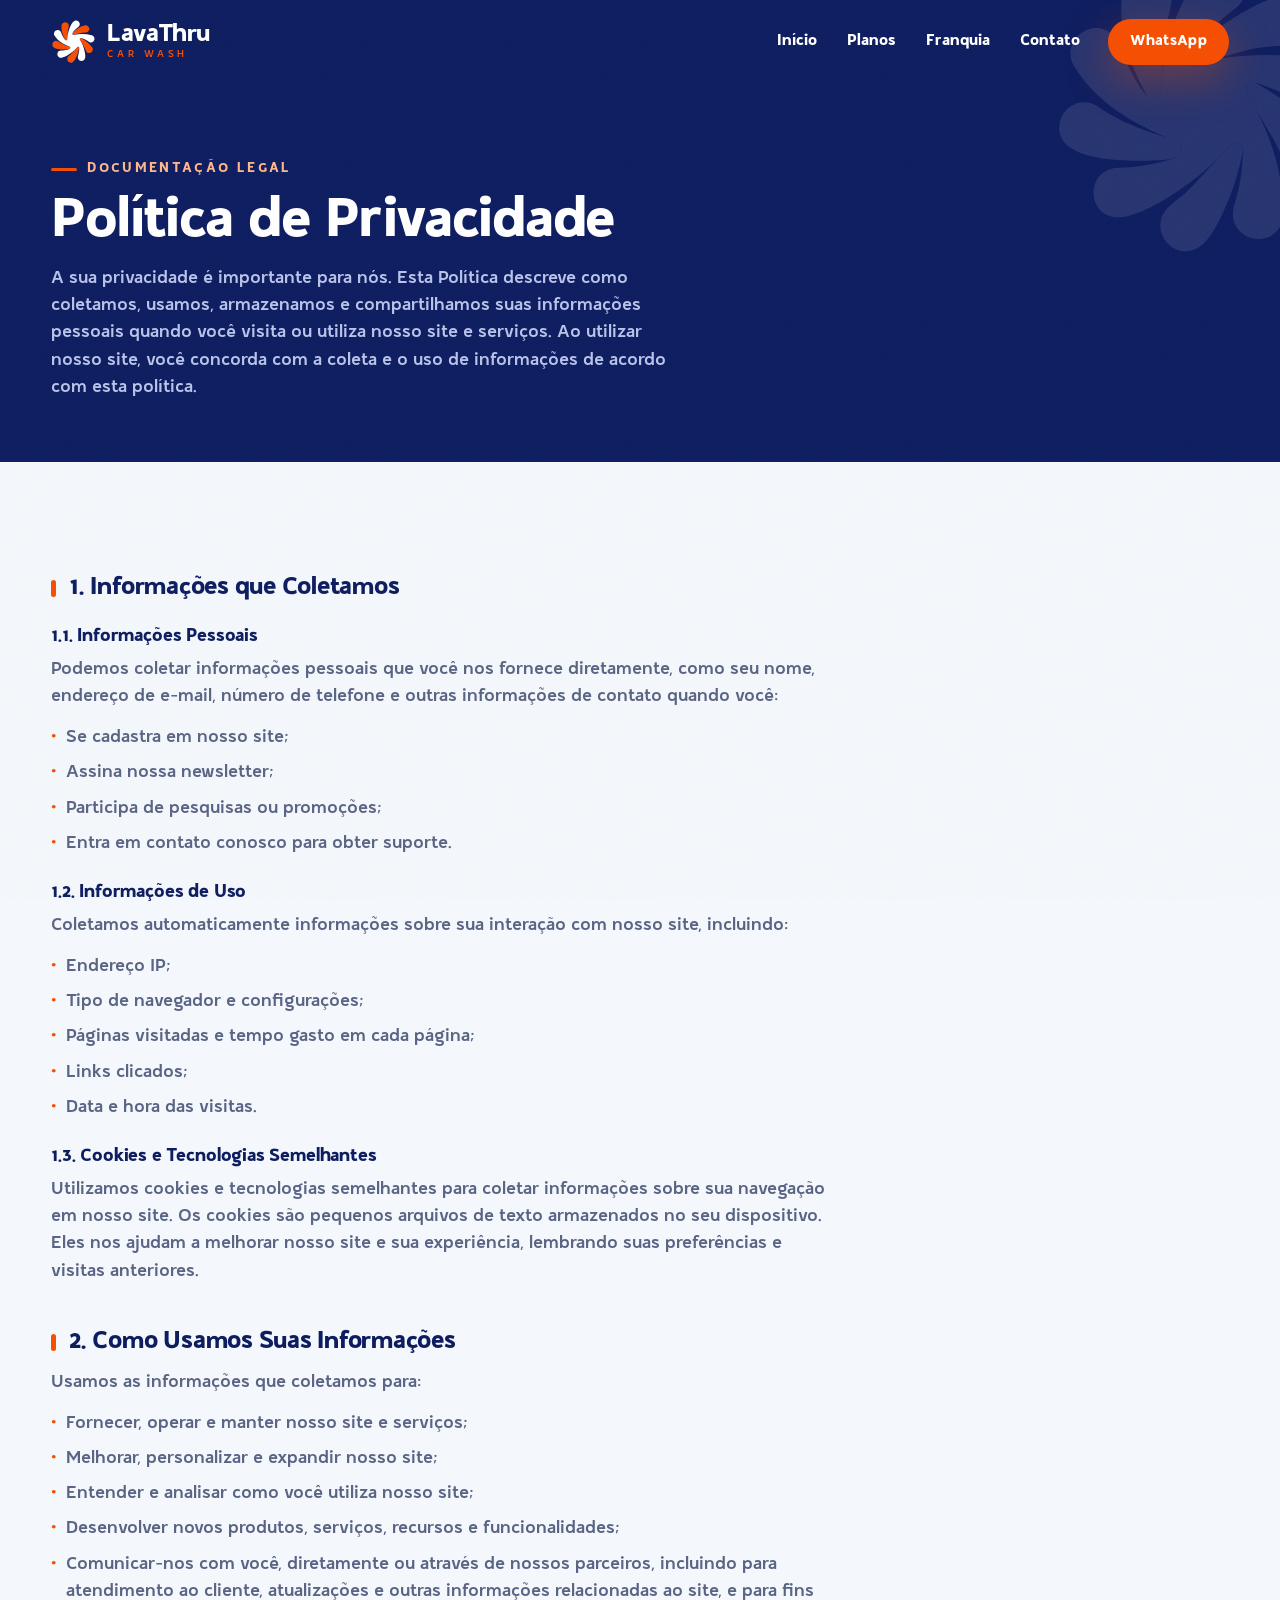
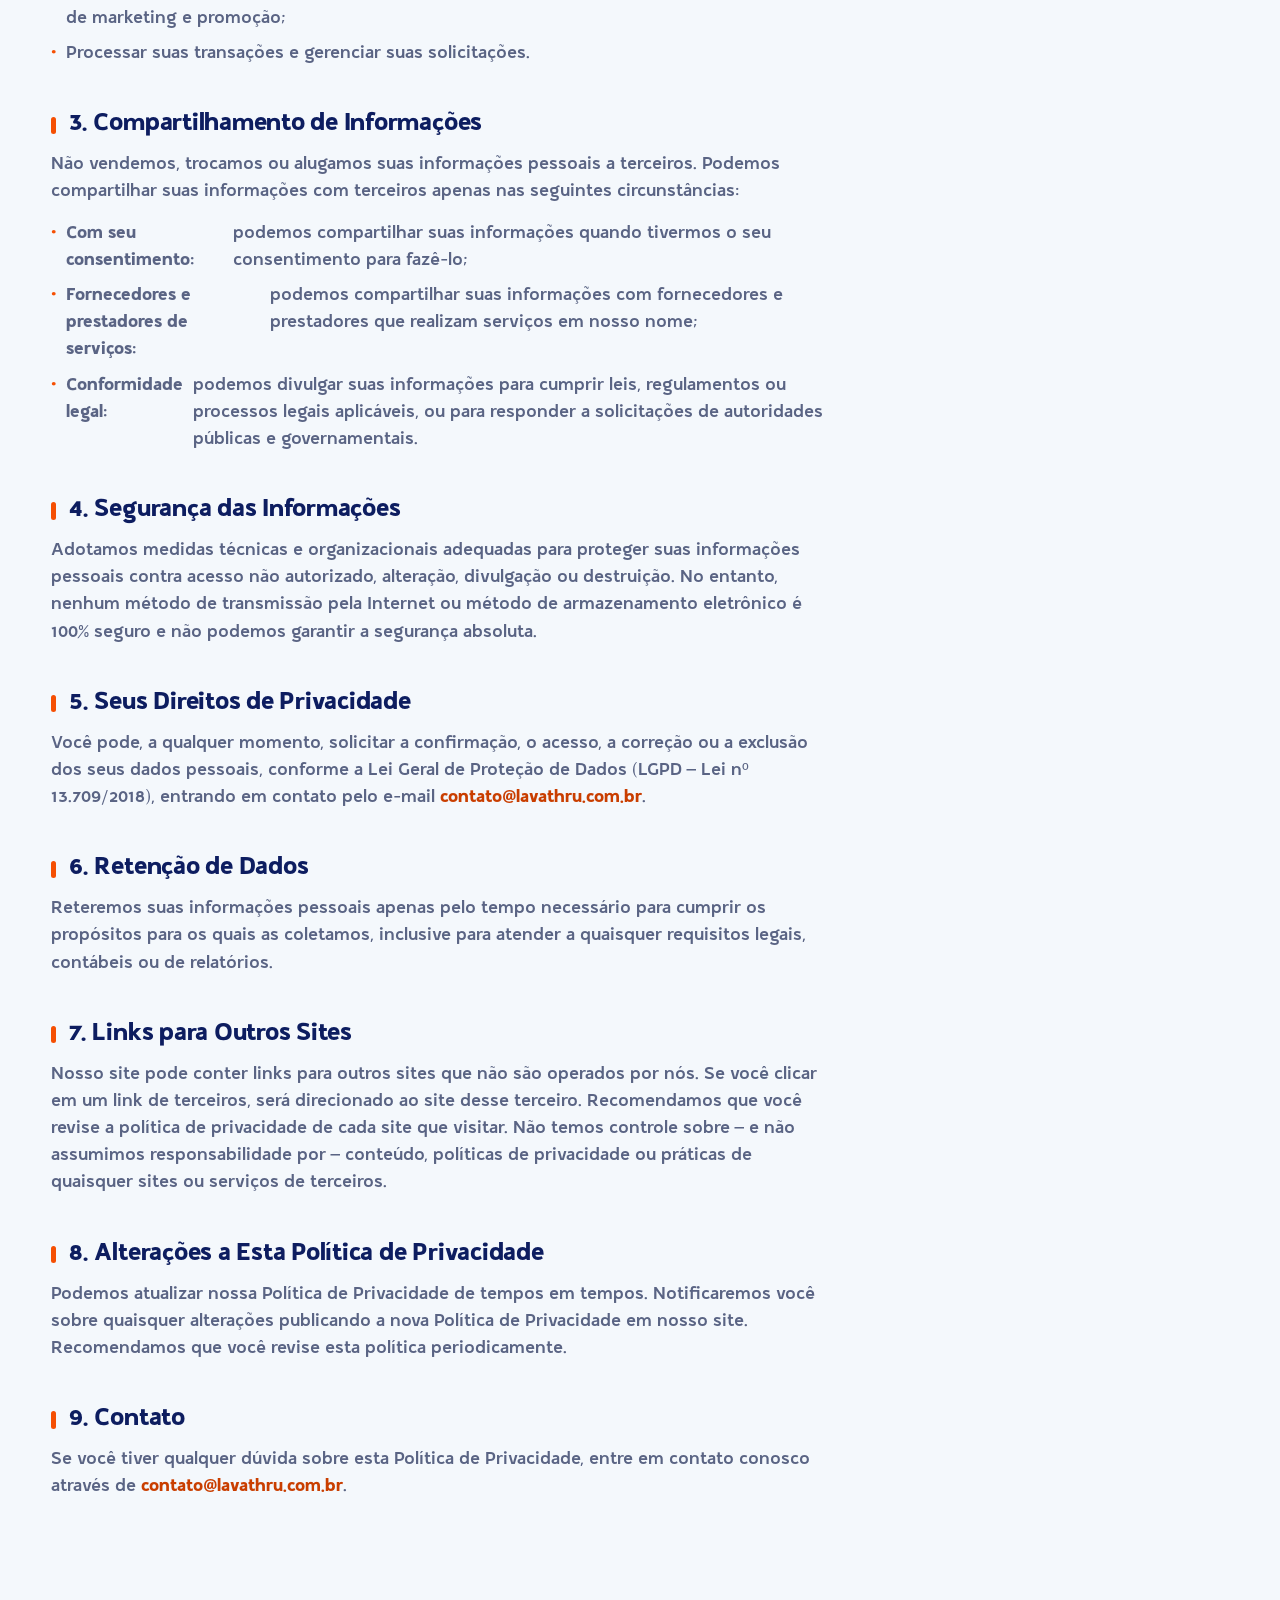
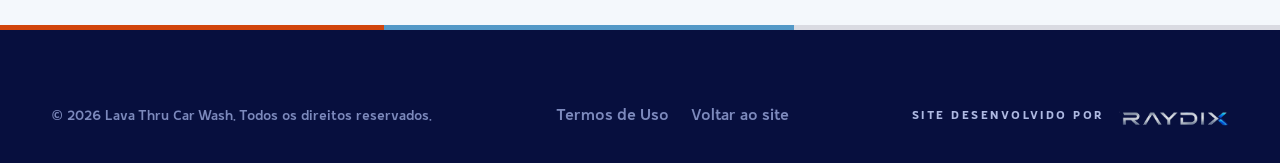
<file: privacidade.html>
<!DOCTYPE html>
<html lang="pt-BR">
<head>
  <meta charset="UTF-8">
  <meta name="viewport" content="width=device-width, initial-scale=1.0">
  <title>Política de Privacidade — Lava Thru Car Wash</title>
  <meta name="description" content="Política de Privacidade do site e dos serviços da Lava Thru Car Wash.">
  <meta name="robots" content="index, follow">
  <link rel="icon" type="image/png" sizes="64x64" href="assets/img/favicon-64.png">
  <link rel="stylesheet" href="assets/css/style.css?v=16">
</head>
<body>

  <svg xmlns="http://www.w3.org/2000/svg" style="position:absolute;width:0;height:0;overflow:hidden" aria-hidden="true">
    <defs>
      <g id="pw">
        <path class="pw-o" style="fill:var(--pw-o,#F54F03)" d="M26.13,15.00 C25.88,15.34 25.64,15.79 25.64,16.18 C25.64,16.77 26.00,17.41 26.52,17.60 C26.84,17.71 27.13,17.62 27.21,17.60 C29.24,16.97 31.32,16.52 33.36,15.91 C36.05,15.11 38.85,14.84 41.65,14.71 C43.90,14.61 45.84,13.28 46.09,10.89 C46.24,9.14 45.31,7.22 43.70,6.46 C40.16,4.79 34.31,8.66 31.47,10.46 C30.25,11.23 29.12,12.21 28.04,13.17 C27.96,13.24 26.76,14.14 26.13,15.00 Z"/>
        <path class="pw-o" style="fill:var(--pw-o,#F54F03)" d="M17.09,23.56 C17.98,24.41 19.47,24.11 19.54,22.75 C19.72,19.33 20.13,15.92 20.32,12.51 C20.44,10.23 21.60,8.09 21.39,5.94 C20.36,0.84 12.78,1.58 12.63,6.64 C12.33,10.74 13.21,14.95 14.86,18.98 C15.32,20.25 16.19,21.93 17.09,23.56 Z"/>
        <path class="pw-o" style="fill:var(--pw-o,#F54F03)" d="M36.27,21.37 C36.16,21.34 35.95,21.31 35.70,21.35 C35.45,21.39 35.27,21.48 35.19,21.53 C34.99,21.66 34.86,21.81 34.82,21.86 C34.78,21.91 34.56,22.21 34.54,22.61 C34.53,22.98 34.69,23.26 34.75,23.37 C35.42,24.55 38.38,29.46 39.33,31.12 C40.30,32.81 41.07,34.58 41.84,36.36 C42.36,37.57 43.15,38.72 44.44,39.18 C45.83,39.67 47.48,39.44 48.63,38.50 C50.66,36.93 50.90,33.90 49.19,32.04 C45.79,27.75 41.45,24.22 36.65,21.55 C36.64,21.54 36.55,21.48 36.43,21.43 C36.37,21.40 36.32,21.38 36.27,21.37 Z"/>
        <path class="pw-o" style="fill:var(--pw-o,#F54F03)" d="M20.33,34.86 C21.03,34.81 21.72,34.67 22.37,34.43 C22.37,34.43 22.38,34.43 22.38,34.43 C23.39,34.05 23.61,32.51 22.63,31.91 C21.00,30.92 19.03,30.54 17.26,29.88 C14.25,28.77 11.26,27.48 8.63,25.63 C6.09,23.71 2.60,25.05 1.78,28.06 C0.00,35.59 14.54,35.29 20.33,34.86 Z"/>
        <path class="pw-o" style="fill:var(--pw-o,#F54F03)" d="M33.98,33.01 C33.97,32.60 33.76,32.29 33.57,32.13 C33.07,31.65 32.52,31.81 32.44,31.83 C32.07,31.94 31.83,32.25 31.76,32.34 C28.92,35.48 26.95,37.52 26.43,38.10 C25.63,39.00 24.81,39.88 23.93,40.71 C22.56,41.98 20.63,42.98 19.83,44.72 C18.29,48.19 21.82,52.16 25.47,50.71 C28.02,49.70 29.50,46.28 30.60,43.97 C32.18,40.65 33.32,37.03 33.98,33.35 C33.97,33.24 33.98,33.12 33.98,33.01 Z"/>
        <path class="pw-n" style="fill:var(--pw-n,#0D1D60)" d="M48.85,17.94 C41.86,15.93 34.29,15.96 27.21,17.60 C26.15,17.95 25.35,16.60 25.75,15.68 C27.03,12.72 29.97,10.21 32.50,8.33 C34.37,6.95 35.25,4.67 34.04,2.53 C33.14,1.02 31.27,0.00 29.52,0.32 C25.66,1.02 23.15,7.57 21.89,10.68 C20.51,14.55 19.76,18.65 19.54,22.75 C19.47,24.12 17.97,24.41 17.08,23.55 C15.80,22.31 14.83,20.39 14.01,18.83 C12.78,16.90 12.48,14.49 11.06,12.86 C7.26,9.30 1.52,14.32 4.34,18.52 C6.48,22.03 9.64,24.95 13.32,27.26 C15.66,28.88 20.46,30.89 22.63,31.91 C23.61,32.51 23.39,34.05 22.38,34.43 C19.26,35.56 15.47,36.26 12.11,36.30 C11.26,36.31 10.36,36.53 9.63,36.97 C7.84,38.04 7.28,40.35 7.96,42.26 C8.84,44.72 11.26,45.43 13.65,44.83 C17.36,43.89 20.93,41.58 24.01,39.38 C26.90,37.31 29.55,34.91 31.86,32.22 C32.64,31.30 33.94,31.96 33.98,33.01 C34.06,36.22 33.46,39.96 32.38,43.25 C32.24,43.95 32.20,44.72 32.32,45.32 C33.09,49.04 38.27,50.23 40.40,46.92 C41.88,44.62 41.10,40.97 40.65,38.46 C39.71,33.17 37.67,27.89 34.75,23.37 C34.43,22.89 34.49,22.28 34.84,21.83 C35.66,20.78 37.37,21.64 38.33,22.00 C39.78,22.54 41.19,23.19 42.54,23.94 C44.39,24.75 45.75,26.49 47.78,26.68 C49.72,26.75 51.63,25.44 52.14,23.53 C52.89,21.07 51.33,18.46 48.85,17.94 Z"/>
      </g>
    </defs>
  </svg>

  <header class="site-header header-escuro">
    <div class="container">
      <a class="logo" href="index.html" aria-label="Lava Thru Car Wash — início">
        <svg class="pinwheel" viewBox="0 0 52.9 52.2"><use href="#pw"/></svg>
        <span class="logo-texto">
          <span class="logo-nome">Lava&hairsp;Thru</span>
          <span class="logo-sub">Car Wash</span>
        </span>
      </a>
      <nav class="nav-main" aria-label="Navegação principal">
        <a href="index.html">Início</a>
        <a href="index.html#planos">Planos</a>
        <a href="index.html#franquia">Franquia</a>
        <a href="index.html#contato">Contato</a>
      </nav>
      <div class="header-acoes">
        <a class="btn btn-laranja btn-header" href="https://wa.me/5544991754488?text=Ol%C3%A1!%20Vim%20pelo%20site%20da%20Lava%20Thru%20e%20quero%20saber%20mais." target="_blank" rel="noopener">WhatsApp</a>
        <button class="menu-toggle" aria-label="Abrir menu" aria-expanded="false"><span></span><span></span><span></span></button>
      </div>
    </div>
  </header>

  <nav class="menu-mobile" aria-label="Menu">
    <a href="index.html">Início</a>
    <a href="index.html#planos">Planos</a>
    <a href="index.html#franquia">Seja um franqueado</a>
    <a href="index.html#contato">Contato</a>
    <a href="termos.html">Termos de Uso</a>
  </nav>

  <main>
    <section class="hero-legal">
      <svg class="pinwheel pw-marca pw-spin" viewBox="0 0 52.9 52.2"><use href="#pw"/></svg>
      <div class="container">
        <span class="eyebrow claro">Documentação legal</span>
        <h1>Política de Privacidade</h1>
        <p>A sua privacidade é importante para nós. Esta Política descreve como coletamos, usamos, armazenamos e compartilhamos suas informações pessoais quando você visita ou utiliza nosso site e serviços. Ao utilizar nosso site, você concorda com a coleta e o uso de informações de acordo com esta política.</p>
      </div>
    </section>

    <section class="legal-corpo">
      <div class="container">
        <article class="legal-artigo">
          <h2>1. Informações que Coletamos</h2>
          <h3>1.1. Informações Pessoais</h3>
          <p>Podemos coletar informações pessoais que você nos fornece diretamente, como seu nome, endereço de e-mail, número de telefone e outras informações de contato quando você:</p>
          <ul>
            <li>Se cadastra em nosso site;</li>
            <li>Assina nossa newsletter;</li>
            <li>Participa de pesquisas ou promoções;</li>
            <li>Entra em contato conosco para obter suporte.</li>
          </ul>
          <h3>1.2. Informações de Uso</h3>
          <p>Coletamos automaticamente informações sobre sua interação com nosso site, incluindo:</p>
          <ul>
            <li>Endereço IP;</li>
            <li>Tipo de navegador e configurações;</li>
            <li>Páginas visitadas e tempo gasto em cada página;</li>
            <li>Links clicados;</li>
            <li>Data e hora das visitas.</li>
          </ul>
          <h3>1.3. Cookies e Tecnologias Semelhantes</h3>
          <p>Utilizamos cookies e tecnologias semelhantes para coletar informações sobre sua navegação em nosso site. Os cookies são pequenos arquivos de texto armazenados no seu dispositivo. Eles nos ajudam a melhorar nosso site e sua experiência, lembrando suas preferências e visitas anteriores.</p>

          <h2>2. Como Usamos Suas Informações</h2>
          <p>Usamos as informações que coletamos para:</p>
          <ul>
            <li>Fornecer, operar e manter nosso site e serviços;</li>
            <li>Melhorar, personalizar e expandir nosso site;</li>
            <li>Entender e analisar como você utiliza nosso site;</li>
            <li>Desenvolver novos produtos, serviços, recursos e funcionalidades;</li>
            <li>Comunicar-nos com você, diretamente ou através de nossos parceiros, incluindo para atendimento ao cliente, atualizações e outras informações relacionadas ao site, e para fins de marketing e promoção;</li>
            <li>Processar suas transações e gerenciar suas solicitações.</li>
          </ul>

          <h2>3. Compartilhamento de Informações</h2>
          <p>Não vendemos, trocamos ou alugamos suas informações pessoais a terceiros. Podemos compartilhar suas informações com terceiros apenas nas seguintes circunstâncias:</p>
          <ul>
            <li><b>Com seu consentimento:</b> podemos compartilhar suas informações quando tivermos o seu consentimento para fazê-lo;</li>
            <li><b>Fornecedores e prestadores de serviços:</b> podemos compartilhar suas informações com fornecedores e prestadores que realizam serviços em nosso nome;</li>
            <li><b>Conformidade legal:</b> podemos divulgar suas informações para cumprir leis, regulamentos ou processos legais aplicáveis, ou para responder a solicitações de autoridades públicas e governamentais.</li>
          </ul>

          <h2>4. Segurança das Informações</h2>
          <p>Adotamos medidas técnicas e organizacionais adequadas para proteger suas informações pessoais contra acesso não autorizado, alteração, divulgação ou destruição. No entanto, nenhum método de transmissão pela Internet ou método de armazenamento eletrônico é 100% seguro e não podemos garantir a segurança absoluta.</p>

          <h2>5. Seus Direitos de Privacidade</h2>
          <p>Você pode, a qualquer momento, solicitar a confirmação, o acesso, a correção ou a exclusão dos seus dados pessoais, conforme a Lei Geral de Proteção de Dados (LGPD — Lei nº 13.709/2018), entrando em contato pelo e-mail <a href="mailto:contato@lavathru.com.br">contato@lavathru.com.br</a>.</p>

          <h2>6. Retenção de Dados</h2>
          <p>Reteremos suas informações pessoais apenas pelo tempo necessário para cumprir os propósitos para os quais as coletamos, inclusive para atender a quaisquer requisitos legais, contábeis ou de relatórios.</p>

          <h2>7. Links para Outros Sites</h2>
          <p>Nosso site pode conter links para outros sites que não são operados por nós. Se você clicar em um link de terceiros, será direcionado ao site desse terceiro. Recomendamos que você revise a política de privacidade de cada site que visitar. Não temos controle sobre — e não assumimos responsabilidade por — conteúdo, políticas de privacidade ou práticas de quaisquer sites ou serviços de terceiros.</p>

          <h2>8. Alterações a Esta Política de Privacidade</h2>
          <p>Podemos atualizar nossa Política de Privacidade de tempos em tempos. Notificaremos você sobre quaisquer alterações publicando a nova Política de Privacidade em nosso site. Recomendamos que você revise esta política periodicamente.</p>

          <h2>9. Contato</h2>
          <p>Se você tiver qualquer dúvida sobre esta Política de Privacidade, entre em contato conosco através de <a href="mailto:contato@lavathru.com.br">contato@lavathru.com.br</a>.</p>
        </article>
      </div>
    </section>
  </main>

  <footer class="footer">
    <div class="container">
      <div class="footer-base" style="border-top:none;margin-top:0;padding-top:0">
        <span>© <span data-ano>2026</span> Lava Thru Car Wash. Todos os direitos reservados.</span>
        <div class="legal">
          <a href="termos.html">Termos de Uso</a>
          <a href="index.html">Voltar ao site</a>
        </div>
        <span class="credito-raydix">Site desenvolvido por <img src="assets/img/raydix.png" alt="RAYDIX" loading="lazy"></span>
      </div>
    </div>
  </footer>

  <script src="assets/js/main.js?v=16"></script>
</body>
</html>
</file>
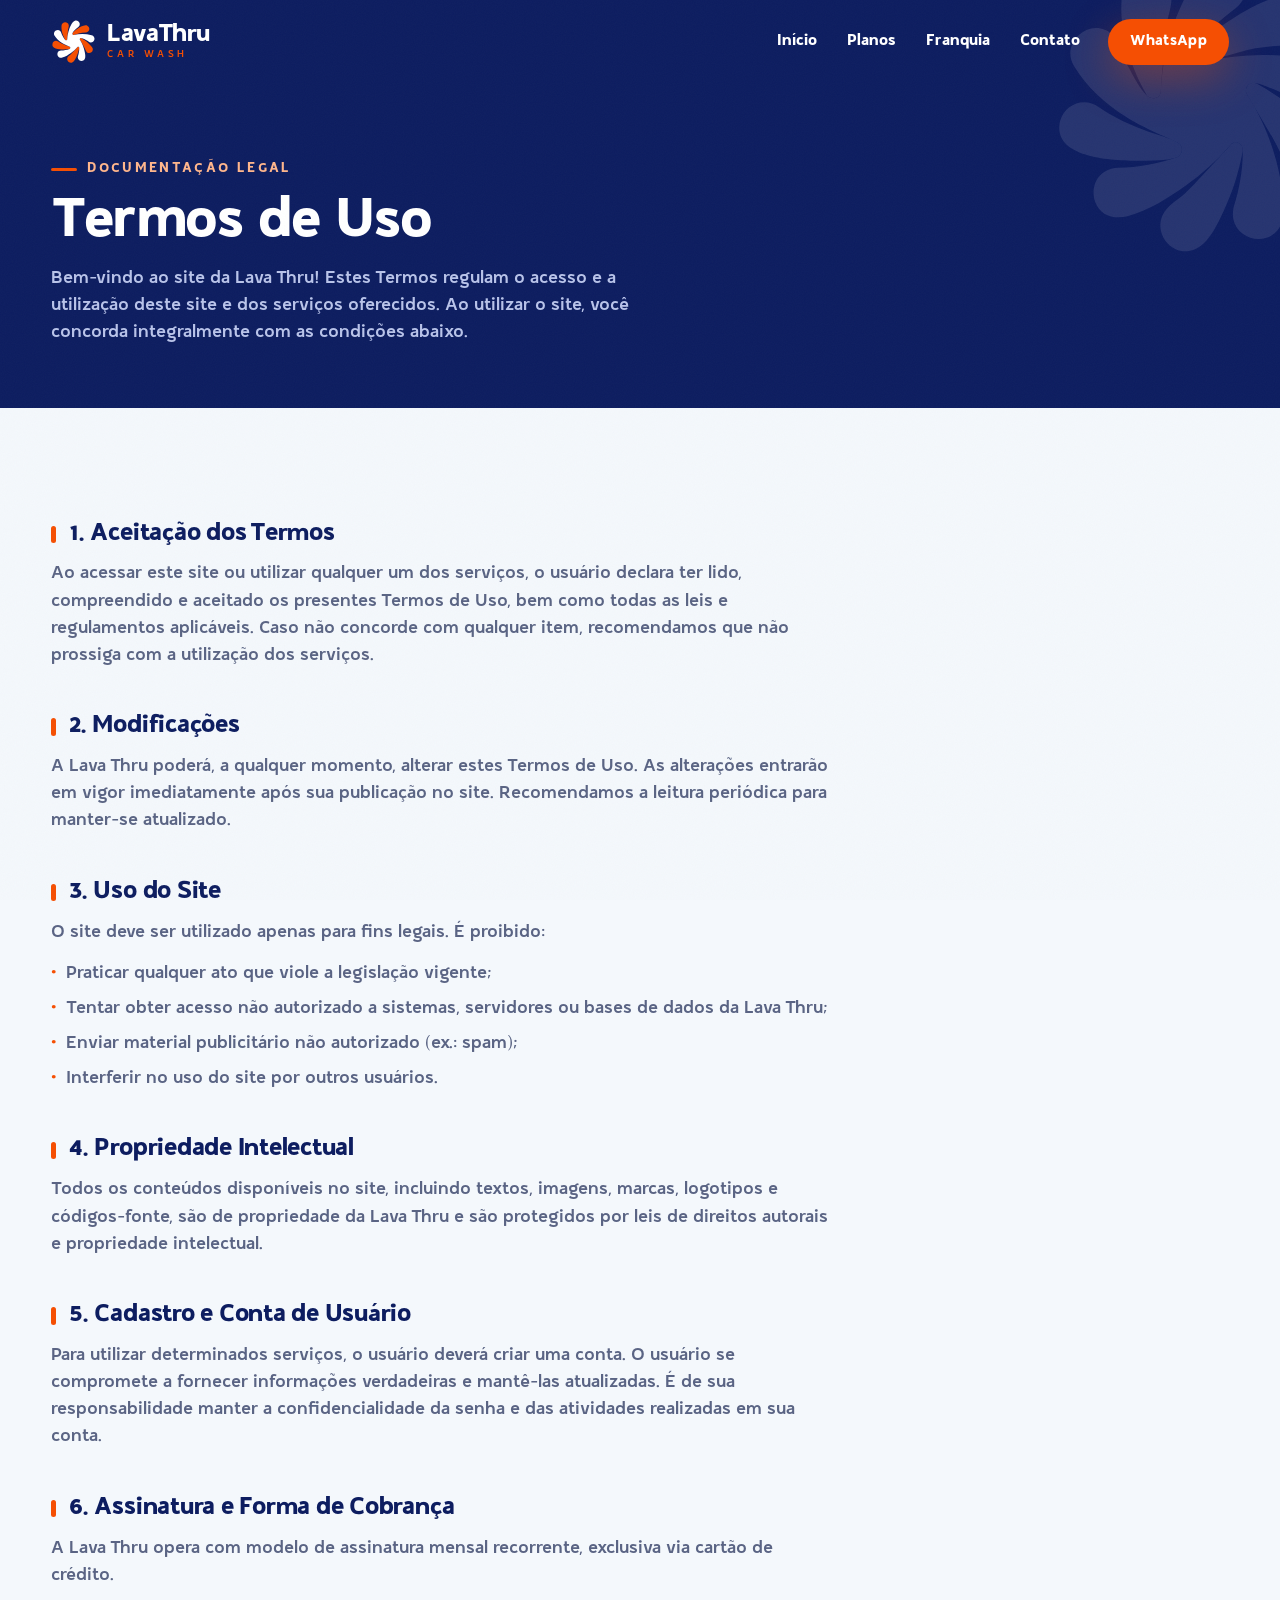
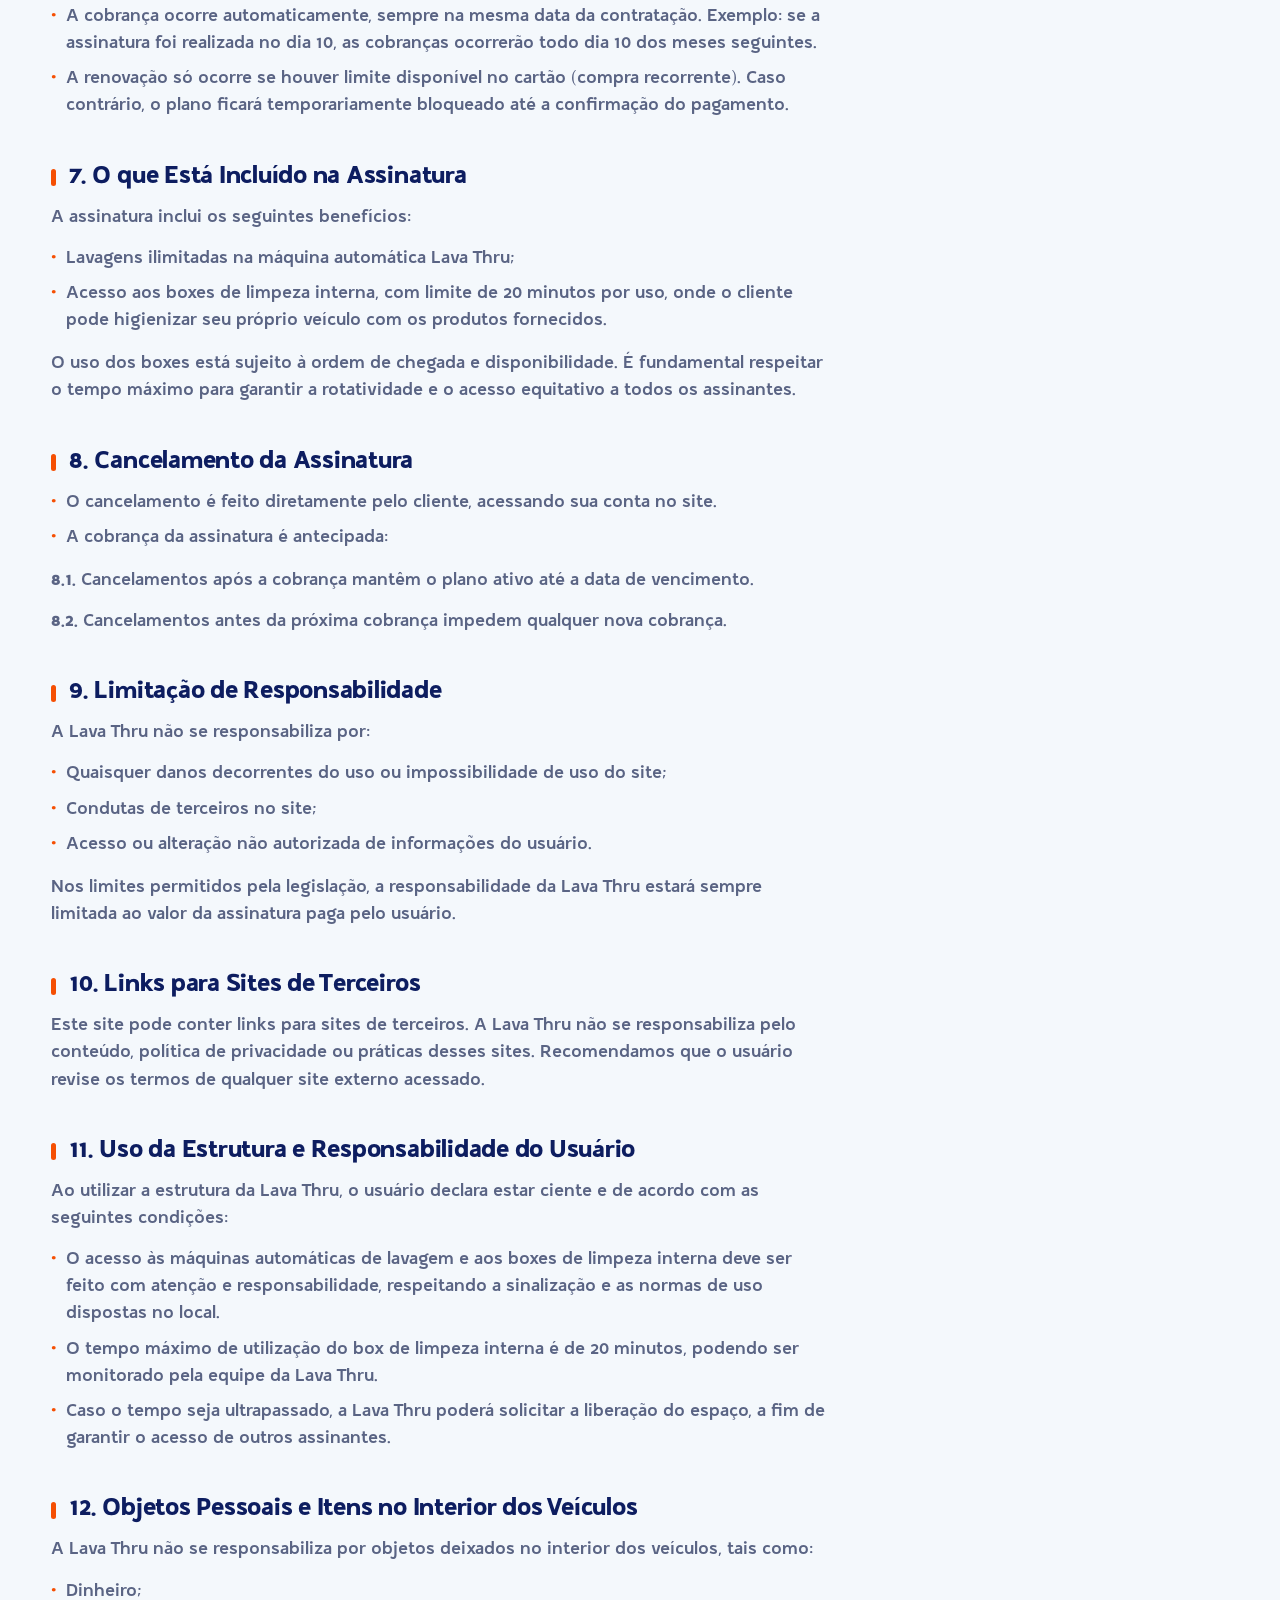
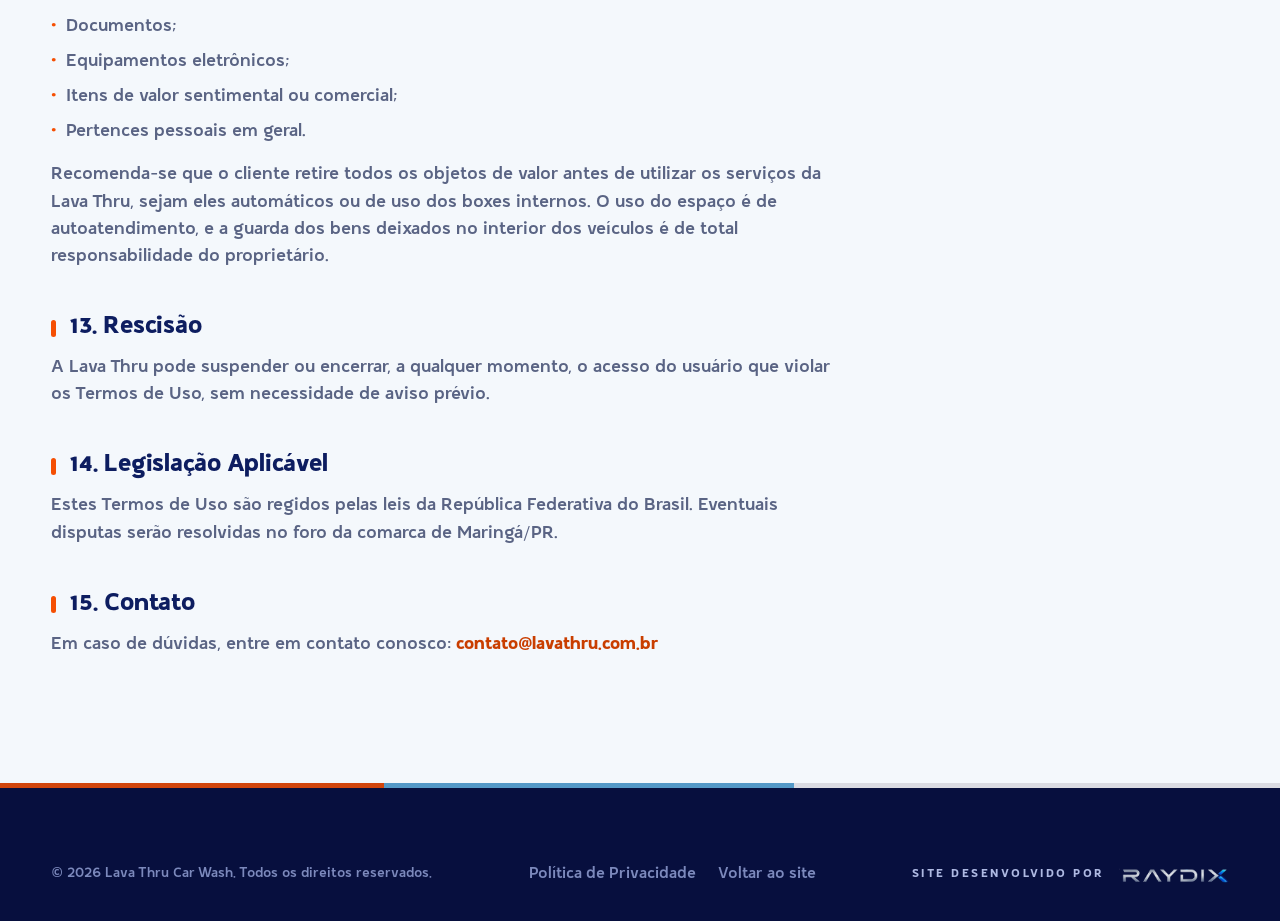
<file: termos.html>
<!DOCTYPE html>
<html lang="pt-BR">
<head>
  <meta charset="UTF-8">
  <meta name="viewport" content="width=device-width, initial-scale=1.0">
  <title>Termos de Uso — Lava Thru Car Wash</title>
  <meta name="description" content="Termos de Uso do site e dos serviços da Lava Thru Car Wash.">
  <meta name="robots" content="index, follow">
  <link rel="icon" type="image/png" sizes="64x64" href="assets/img/favicon-64.png">
  <link rel="stylesheet" href="assets/css/style.css?v=16">
</head>
<body>

  <svg xmlns="http://www.w3.org/2000/svg" style="position:absolute;width:0;height:0;overflow:hidden" aria-hidden="true">
    <defs>
      <g id="pw">
        <path class="pw-o" style="fill:var(--pw-o,#F54F03)" d="M26.13,15.00 C25.88,15.34 25.64,15.79 25.64,16.18 C25.64,16.77 26.00,17.41 26.52,17.60 C26.84,17.71 27.13,17.62 27.21,17.60 C29.24,16.97 31.32,16.52 33.36,15.91 C36.05,15.11 38.85,14.84 41.65,14.71 C43.90,14.61 45.84,13.28 46.09,10.89 C46.24,9.14 45.31,7.22 43.70,6.46 C40.16,4.79 34.31,8.66 31.47,10.46 C30.25,11.23 29.12,12.21 28.04,13.17 C27.96,13.24 26.76,14.14 26.13,15.00 Z"/>
        <path class="pw-o" style="fill:var(--pw-o,#F54F03)" d="M17.09,23.56 C17.98,24.41 19.47,24.11 19.54,22.75 C19.72,19.33 20.13,15.92 20.32,12.51 C20.44,10.23 21.60,8.09 21.39,5.94 C20.36,0.84 12.78,1.58 12.63,6.64 C12.33,10.74 13.21,14.95 14.86,18.98 C15.32,20.25 16.19,21.93 17.09,23.56 Z"/>
        <path class="pw-o" style="fill:var(--pw-o,#F54F03)" d="M36.27,21.37 C36.16,21.34 35.95,21.31 35.70,21.35 C35.45,21.39 35.27,21.48 35.19,21.53 C34.99,21.66 34.86,21.81 34.82,21.86 C34.78,21.91 34.56,22.21 34.54,22.61 C34.53,22.98 34.69,23.26 34.75,23.37 C35.42,24.55 38.38,29.46 39.33,31.12 C40.30,32.81 41.07,34.58 41.84,36.36 C42.36,37.57 43.15,38.72 44.44,39.18 C45.83,39.67 47.48,39.44 48.63,38.50 C50.66,36.93 50.90,33.90 49.19,32.04 C45.79,27.75 41.45,24.22 36.65,21.55 C36.64,21.54 36.55,21.48 36.43,21.43 C36.37,21.40 36.32,21.38 36.27,21.37 Z"/>
        <path class="pw-o" style="fill:var(--pw-o,#F54F03)" d="M20.33,34.86 C21.03,34.81 21.72,34.67 22.37,34.43 C22.37,34.43 22.38,34.43 22.38,34.43 C23.39,34.05 23.61,32.51 22.63,31.91 C21.00,30.92 19.03,30.54 17.26,29.88 C14.25,28.77 11.26,27.48 8.63,25.63 C6.09,23.71 2.60,25.05 1.78,28.06 C0.00,35.59 14.54,35.29 20.33,34.86 Z"/>
        <path class="pw-o" style="fill:var(--pw-o,#F54F03)" d="M33.98,33.01 C33.97,32.60 33.76,32.29 33.57,32.13 C33.07,31.65 32.52,31.81 32.44,31.83 C32.07,31.94 31.83,32.25 31.76,32.34 C28.92,35.48 26.95,37.52 26.43,38.10 C25.63,39.00 24.81,39.88 23.93,40.71 C22.56,41.98 20.63,42.98 19.83,44.72 C18.29,48.19 21.82,52.16 25.47,50.71 C28.02,49.70 29.50,46.28 30.60,43.97 C32.18,40.65 33.32,37.03 33.98,33.35 C33.97,33.24 33.98,33.12 33.98,33.01 Z"/>
        <path class="pw-n" style="fill:var(--pw-n,#0D1D60)" d="M48.85,17.94 C41.86,15.93 34.29,15.96 27.21,17.60 C26.15,17.95 25.35,16.60 25.75,15.68 C27.03,12.72 29.97,10.21 32.50,8.33 C34.37,6.95 35.25,4.67 34.04,2.53 C33.14,1.02 31.27,0.00 29.52,0.32 C25.66,1.02 23.15,7.57 21.89,10.68 C20.51,14.55 19.76,18.65 19.54,22.75 C19.47,24.12 17.97,24.41 17.08,23.55 C15.80,22.31 14.83,20.39 14.01,18.83 C12.78,16.90 12.48,14.49 11.06,12.86 C7.26,9.30 1.52,14.32 4.34,18.52 C6.48,22.03 9.64,24.95 13.32,27.26 C15.66,28.88 20.46,30.89 22.63,31.91 C23.61,32.51 23.39,34.05 22.38,34.43 C19.26,35.56 15.47,36.26 12.11,36.30 C11.26,36.31 10.36,36.53 9.63,36.97 C7.84,38.04 7.28,40.35 7.96,42.26 C8.84,44.72 11.26,45.43 13.65,44.83 C17.36,43.89 20.93,41.58 24.01,39.38 C26.90,37.31 29.55,34.91 31.86,32.22 C32.64,31.30 33.94,31.96 33.98,33.01 C34.06,36.22 33.46,39.96 32.38,43.25 C32.24,43.95 32.20,44.72 32.32,45.32 C33.09,49.04 38.27,50.23 40.40,46.92 C41.88,44.62 41.10,40.97 40.65,38.46 C39.71,33.17 37.67,27.89 34.75,23.37 C34.43,22.89 34.49,22.28 34.84,21.83 C35.66,20.78 37.37,21.64 38.33,22.00 C39.78,22.54 41.19,23.19 42.54,23.94 C44.39,24.75 45.75,26.49 47.78,26.68 C49.72,26.75 51.63,25.44 52.14,23.53 C52.89,21.07 51.33,18.46 48.85,17.94 Z"/>
      </g>
    </defs>
  </svg>

  <header class="site-header header-escuro">
    <div class="container">
      <a class="logo" href="index.html" aria-label="Lava Thru Car Wash — início">
        <svg class="pinwheel" viewBox="0 0 52.9 52.2"><use href="#pw"/></svg>
        <span class="logo-texto">
          <span class="logo-nome">Lava&hairsp;Thru</span>
          <span class="logo-sub">Car Wash</span>
        </span>
      </a>
      <nav class="nav-main" aria-label="Navegação principal">
        <a href="index.html">Início</a>
        <a href="index.html#planos">Planos</a>
        <a href="index.html#franquia">Franquia</a>
        <a href="index.html#contato">Contato</a>
      </nav>
      <div class="header-acoes">
        <a class="btn btn-laranja btn-header" href="https://wa.me/5544991754488?text=Ol%C3%A1!%20Vim%20pelo%20site%20da%20Lava%20Thru%20e%20quero%20saber%20mais." target="_blank" rel="noopener">WhatsApp</a>
        <button class="menu-toggle" aria-label="Abrir menu" aria-expanded="false"><span></span><span></span><span></span></button>
      </div>
    </div>
  </header>

  <nav class="menu-mobile" aria-label="Menu">
    <a href="index.html">Início</a>
    <a href="index.html#planos">Planos</a>
    <a href="index.html#franquia">Seja um franqueado</a>
    <a href="index.html#contato">Contato</a>
    <a href="privacidade.html">Política de Privacidade</a>
  </nav>

  <main>
    <section class="hero-legal">
      <svg class="pinwheel pw-marca pw-spin" viewBox="0 0 52.9 52.2"><use href="#pw"/></svg>
      <div class="container">
        <span class="eyebrow claro">Documentação legal</span>
        <h1>Termos de Uso</h1>
        <p>Bem-vindo ao site da Lava Thru! Estes Termos regulam o acesso e a utilização deste site e dos serviços oferecidos. Ao utilizar o site, você concorda integralmente com as condições abaixo.</p>
      </div>
    </section>

    <section class="legal-corpo">
      <div class="container">
        <article class="legal-artigo">
          <h2>1. Aceitação dos Termos</h2>
          <p>Ao acessar este site ou utilizar qualquer um dos serviços, o usuário declara ter lido, compreendido e aceitado os presentes Termos de Uso, bem como todas as leis e regulamentos aplicáveis. Caso não concorde com qualquer item, recomendamos que não prossiga com a utilização dos serviços.</p>

          <h2>2. Modificações</h2>
          <p>A Lava Thru poderá, a qualquer momento, alterar estes Termos de Uso. As alterações entrarão em vigor imediatamente após sua publicação no site. Recomendamos a leitura periódica para manter-se atualizado.</p>

          <h2>3. Uso do Site</h2>
          <p>O site deve ser utilizado apenas para fins legais. É proibido:</p>
          <ul>
            <li>Praticar qualquer ato que viole a legislação vigente;</li>
            <li>Tentar obter acesso não autorizado a sistemas, servidores ou bases de dados da Lava Thru;</li>
            <li>Enviar material publicitário não autorizado (ex.: spam);</li>
            <li>Interferir no uso do site por outros usuários.</li>
          </ul>

          <h2>4. Propriedade Intelectual</h2>
          <p>Todos os conteúdos disponíveis no site, incluindo textos, imagens, marcas, logotipos e códigos-fonte, são de propriedade da Lava Thru e são protegidos por leis de direitos autorais e propriedade intelectual.</p>

          <h2>5. Cadastro e Conta de Usuário</h2>
          <p>Para utilizar determinados serviços, o usuário deverá criar uma conta. O usuário se compromete a fornecer informações verdadeiras e mantê-las atualizadas. É de sua responsabilidade manter a confidencialidade da senha e das atividades realizadas em sua conta.</p>

          <h2>6. Assinatura e Forma de Cobrança</h2>
          <p>A Lava Thru opera com modelo de assinatura mensal recorrente, exclusiva via cartão de crédito.</p>
          <ul>
            <li>A cobrança ocorre automaticamente, sempre na mesma data da contratação. Exemplo: se a assinatura foi realizada no dia 10, as cobranças ocorrerão todo dia 10 dos meses seguintes.</li>
            <li>A renovação só ocorre se houver limite disponível no cartão (compra recorrente). Caso contrário, o plano ficará temporariamente bloqueado até a confirmação do pagamento.</li>
          </ul>

          <h2>7. O que Está Incluído na Assinatura</h2>
          <p>A assinatura inclui os seguintes benefícios:</p>
          <ul>
            <li>Lavagens ilimitadas na máquina automática Lava Thru;</li>
            <li>Acesso aos boxes de limpeza interna, com limite de 20 minutos por uso, onde o cliente pode higienizar seu próprio veículo com os produtos fornecidos.</li>
          </ul>
          <p>O uso dos boxes está sujeito à ordem de chegada e disponibilidade. É fundamental respeitar o tempo máximo para garantir a rotatividade e o acesso equitativo a todos os assinantes.</p>

          <h2>8. Cancelamento da Assinatura</h2>
          <ul>
            <li>O cancelamento é feito diretamente pelo cliente, acessando sua conta no site.</li>
            <li>A cobrança da assinatura é antecipada:</li>
          </ul>
          <p><b>8.1.</b> Cancelamentos após a cobrança mantêm o plano ativo até a data de vencimento.</p>
          <p><b>8.2.</b> Cancelamentos antes da próxima cobrança impedem qualquer nova cobrança.</p>

          <h2>9. Limitação de Responsabilidade</h2>
          <p>A Lava Thru não se responsabiliza por:</p>
          <ul>
            <li>Quaisquer danos decorrentes do uso ou impossibilidade de uso do site;</li>
            <li>Condutas de terceiros no site;</li>
            <li>Acesso ou alteração não autorizada de informações do usuário.</li>
          </ul>
          <p>Nos limites permitidos pela legislação, a responsabilidade da Lava Thru estará sempre limitada ao valor da assinatura paga pelo usuário.</p>

          <h2>10. Links para Sites de Terceiros</h2>
          <p>Este site pode conter links para sites de terceiros. A Lava Thru não se responsabiliza pelo conteúdo, política de privacidade ou práticas desses sites. Recomendamos que o usuário revise os termos de qualquer site externo acessado.</p>

          <h2>11. Uso da Estrutura e Responsabilidade do Usuário</h2>
          <p>Ao utilizar a estrutura da Lava Thru, o usuário declara estar ciente e de acordo com as seguintes condições:</p>
          <ul>
            <li>O acesso às máquinas automáticas de lavagem e aos boxes de limpeza interna deve ser feito com atenção e responsabilidade, respeitando a sinalização e as normas de uso dispostas no local.</li>
            <li>O tempo máximo de utilização do box de limpeza interna é de 20 minutos, podendo ser monitorado pela equipe da Lava Thru.</li>
            <li>Caso o tempo seja ultrapassado, a Lava Thru poderá solicitar a liberação do espaço, a fim de garantir o acesso de outros assinantes.</li>
          </ul>

          <h2>12. Objetos Pessoais e Itens no Interior dos Veículos</h2>
          <p>A Lava Thru não se responsabiliza por objetos deixados no interior dos veículos, tais como:</p>
          <ul>
            <li>Dinheiro;</li>
            <li>Documentos;</li>
            <li>Equipamentos eletrônicos;</li>
            <li>Itens de valor sentimental ou comercial;</li>
            <li>Pertences pessoais em geral.</li>
          </ul>
          <p>Recomenda-se que o cliente retire todos os objetos de valor antes de utilizar os serviços da Lava Thru, sejam eles automáticos ou de uso dos boxes internos. O uso do espaço é de autoatendimento, e a guarda dos bens deixados no interior dos veículos é de total responsabilidade do proprietário.</p>

          <h2>13. Rescisão</h2>
          <p>A Lava Thru pode suspender ou encerrar, a qualquer momento, o acesso do usuário que violar os Termos de Uso, sem necessidade de aviso prévio.</p>

          <h2>14. Legislação Aplicável</h2>
          <p>Estes Termos de Uso são regidos pelas leis da República Federativa do Brasil. Eventuais disputas serão resolvidas no foro da comarca de Maringá/PR.</p>

          <h2>15. Contato</h2>
          <p>Em caso de dúvidas, entre em contato conosco: <a href="mailto:contato@lavathru.com.br">contato@lavathru.com.br</a></p>
        </article>
      </div>
    </section>
  </main>

  <footer class="footer">
    <div class="container">
      <div class="footer-base" style="border-top:none;margin-top:0;padding-top:0">
        <span>© <span data-ano>2026</span> Lava Thru Car Wash. Todos os direitos reservados.</span>
        <div class="legal">
          <a href="privacidade.html">Política de Privacidade</a>
          <a href="index.html">Voltar ao site</a>
        </div>
        <span class="credito-raydix">Site desenvolvido por <img src="assets/img/raydix.png" alt="RAYDIX" loading="lazy"></span>
      </div>
    </div>
  </footer>

  <script src="assets/js/main.js?v=16"></script>
</body>
</html>
</file>
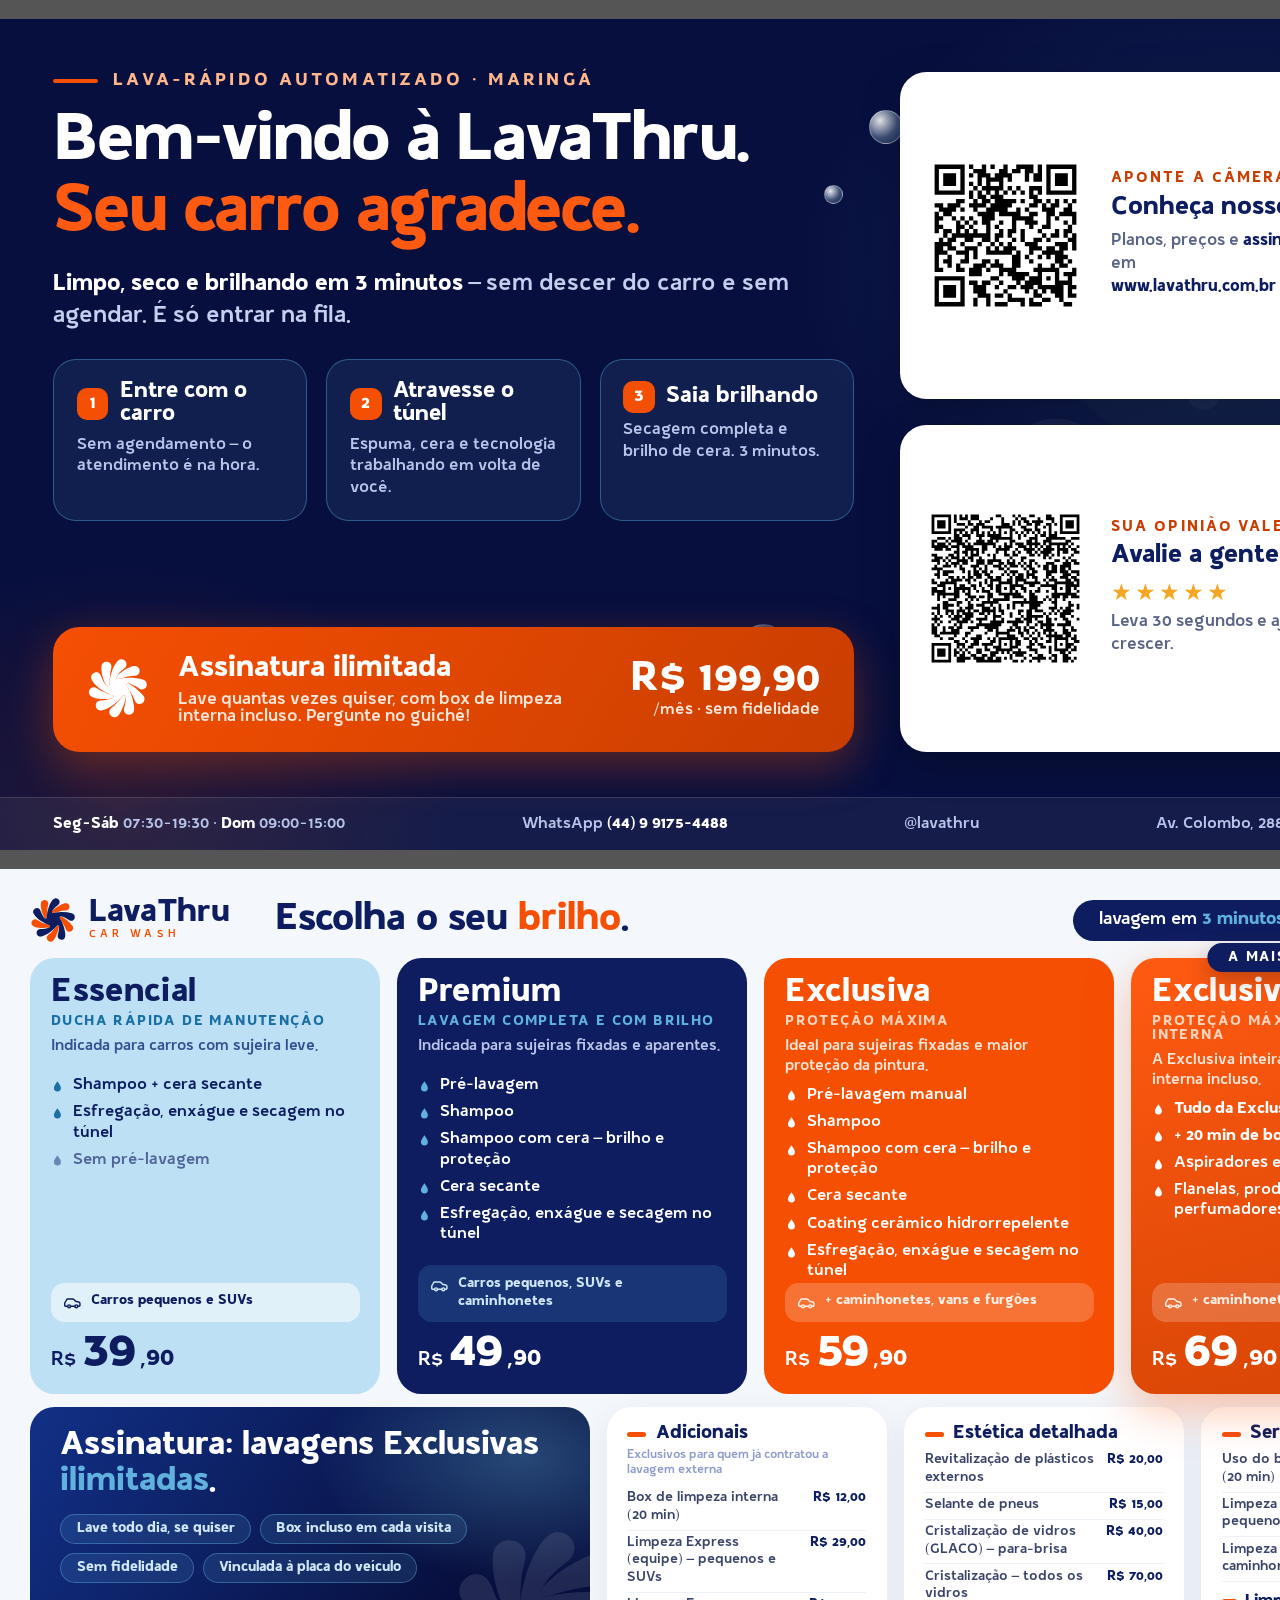
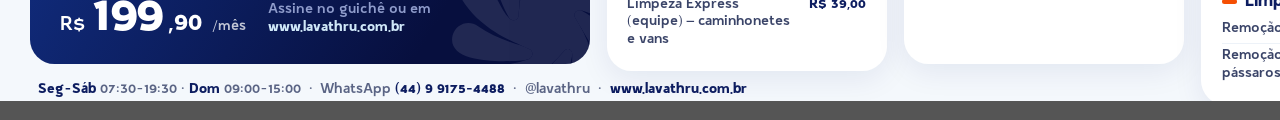
<file: cardapio/cardapio-40x22.html>
<!DOCTYPE html>
<html lang="pt-BR">
<head>
<meta charset="UTF-8">
<title>Cardápio Lava Thru — 40×22cm frente e verso</title>
<style>
    @font-face { font-family:"Gorga Grotesque"; src:url("../assets/fonts/gorga-regular.woff2") format("woff2"); font-weight:100 500; font-style:normal; }
    @font-face { font-family:"Gorga Grotesque"; src:url("../assets/fonts/gorga-bold.woff2") format("woff2"); font-weight:600 900; font-style:normal; }
  </style>
  <style>
  :root {
    --laranja:#F54F03; --laranja-vivo:#FF5A12; --laranja-escuro:#C93E00;
    --navy:#0D1D60; --navy-deep:#070F3E; --celeste:#61B1DF; --celeste-suave:#BDE0F5;
    --espuma:#F4F8FC;
  }
  * { box-sizing:border-box; margin:0; padding:0; }
  @page { size: 400mm 220mm; margin: 0; }
  html, body { background:#555; }
  body { font-family:"Gorga Grotesque", Arial, sans-serif; }

  .pagina {
    width:400mm; height:220mm;
    position:relative; overflow:hidden;
    page-break-after:always;
    margin:5mm auto;
  }
  @media print { body{background:#fff} .pagina{margin:0} }

  .fredoka { font-family:"Gorga Grotesque", sans-serif; }

  /* ==================== FRENTE ==================== */
  .frente {
    background:
      radial-gradient(180mm 120mm at 82% 30%, rgba(97,177,223,.16), transparent 65%),
      radial-gradient(150mm 110mm at 8% 95%, rgba(245,79,3,.12), transparent 60%),
      var(--navy-deep);
    color:#fff;
  }
  .pw-marca-frente { position:absolute; right:-30mm; top:50%; transform:translateY(-50%); width:170mm; opacity:.05; }
  .bolha-d { position:absolute; border-radius:50%;
    background:radial-gradient(circle at 32% 30%, rgba(255,255,255,.9), rgba(189,224,245,.3) 55%, rgba(97,177,223,.12));
    border:.4mm solid rgba(255,255,255,.35); }

  .frente-conteudo { position:absolute; inset:0; padding:14mm 14mm 26mm; display:flex; gap:12mm; }
  .frente-esq { width:212mm; display:flex; flex-direction:column; }
  .eyebrow-f { display:flex; align-items:center; gap:4mm; color:#FFB68C; font-weight:700;
    letter-spacing:.18em; text-transform:uppercase; font-size:4.6mm; }
  .eyebrow-f::before { content:""; width:12mm; height:1.2mm; border-radius:1mm; background:var(--laranja); }
  .frente-titulo { font-size:17.5mm; line-height:1.08; font-weight:600; margin-top:5mm; letter-spacing:-.4mm; }
  .frente-titulo em { font-style:normal; color:var(--laranja-vivo); }
  .frente-sub { font-size:6mm; color:#C6CFF0; margin-top:4.5mm; max-width:195mm; line-height:1.42; }
  .frente-sub b { color:#fff; }

  .passos-f { display:flex; gap:5mm; margin-top:7mm; }
  .passo-f { flex:1; background:rgba(97,177,223,.10); border:.5mm solid rgba(97,177,223,.4);
    border-radius:6mm; padding:5.5mm 6mm; }
  .passo-f b { display:flex; align-items:center; gap:3mm; font-family:"Gorga Grotesque"; font-size:5.8mm; font-weight:600; }
  .passo-f b i { font-style:normal; display:inline-flex; align-items:center; justify-content:center;
    width:8.4mm; height:8.4mm; border-radius:2.6mm; background:var(--laranja); font-size:4.6mm; flex:none; }
  .passo-f span { display:block; color:#B9C4EA; font-size:4.2mm; margin-top:2mm; line-height:1.35; }

  .assinatura-f { margin-top:auto; background:linear-gradient(120deg, var(--laranja), var(--laranja-escuro));
    border-radius:7mm; padding:7mm 9mm; display:flex; align-items:center; gap:8mm;
    box-shadow:0 4mm 12mm rgba(245,79,3,.35); }
  .assinatura-f .pw-mini { width:16mm; flex:none; }
  .assinatura-f h3 { font-family:"Gorga Grotesque"; font-size:7.6mm; font-weight:600; line-height:1.15; }
  .assinatura-f p { font-size:4.4mm; color:#FFE6D8; margin-top:1.5mm; }
  .assinatura-f .preco-f { margin-left:auto; text-align:right; flex:none; }
  .assinatura-f .preco-f b { font-family:"Gorga Grotesque"; font-size:11mm; font-weight:600; display:block; line-height:1; }
  .assinatura-f .preco-f span { font-size:4.2mm; color:#FFE6D8; }

  .frente-dir { flex:1; display:flex; flex-direction:column; gap:7mm; }
  .qr-card { flex:1; background:#fff; color:var(--navy); border-radius:7mm; padding:6.5mm 7mm;
    display:flex; align-items:center; gap:7mm; box-shadow:0 3mm 10mm rgba(0,0,0,.25); }
  .qr-card .qr-box { width:42mm; height:42mm; flex:none; display:flex; align-items:center; justify-content:center; }
  .qr-card .qr-box img { width:100%; height:100%; }
  .qr-vazio { border:1mm dashed var(--celeste); border-radius:4mm; color:var(--celeste);
    font-family:"Gorga Grotesque"; font-size:4.2mm; text-align:center; padding:4mm; line-height:1.3;
    display:flex; align-items:center; justify-content:center; width:100%; height:100%; }
  .qr-card h4 { font-family:"Gorga Grotesque"; font-size:6.6mm; font-weight:600; line-height:1.1; }
  .qr-card h4 small { display:block; font-family:"Gorga Grotesque"; font-weight:700; font-size:3.9mm;
    letter-spacing:.14em; text-transform:uppercase; color:var(--laranja-escuro); margin-bottom:2mm; }
  .qr-card p { font-size:4.3mm; color:#5A6484; margin-top:2.5mm; line-height:1.4; }
  .qr-card p b { color:var(--navy); }
  .estrelas { color:#F5A623; font-size:6mm; letter-spacing:.8mm; }

  .rodape-f { position:absolute; left:0; right:0; bottom:0; height:14mm;
    background:rgba(255,255,255,.055); border-top:.4mm solid rgba(255,255,255,.12);
    display:flex; align-items:center; justify-content:space-between; padding:0 14mm;
    font-size:4.1mm; color:#B9C4EA; }
  .rodape-f b { color:#fff; font-weight:700; }
  .rodape-f .raydix { font-size:3.2mm; letter-spacing:.22em; text-transform:uppercase; color:#5A6796; }

  /* ==================== VERSO ==================== */
  .verso { background:var(--espuma); padding:7mm 8mm; display:flex; flex-direction:column; gap:3.6mm; }
  .verso > * { flex-shrink:0; }
  .verso .lavagens { flex-shrink:1; }
  .verso-header { display:flex; align-items:center; gap:6mm; height:13mm; }
  .verso-header .logo-v { display:flex; align-items:center; gap:3.5mm; }
  .verso-header .logo-v .pw-mini { width:12mm; }
  .verso-header .logo-nome { font-family:"Gorga Grotesque"; font-weight:600; font-size:8.4mm; color:var(--navy); line-height:.9; }
  .verso-header .logo-sub { font-family:"Gorga Grotesque"; font-weight:500; font-size:2.7mm; letter-spacing:.42em;
    text-transform:uppercase; color:var(--laranja); }
  .verso-header h1 { font-family:"Gorga Grotesque"; font-weight:600; font-size:9.8mm; color:var(--navy); margin-left:6mm; }
  .verso-header h1 em { font-style:normal; color:var(--laranja); }
  .verso-header .tag-3min { margin-left:auto; background:var(--navy); color:#fff; font-family:"Gorga Grotesque";
    font-weight:500; font-size:4.6mm; padding:3mm 7mm; border-radius:99mm; }
  .verso-header .tag-3min b { color:var(--celeste); }

  .lavagens { display:flex; gap:4.5mm; flex:1; }
  .lav { flex:1; border-radius:6.5mm; padding:5mm 5.5mm 4.5mm; display:flex; flex-direction:column; position:relative; }
  .lav h2 { font-family:"Gorga Grotesque"; font-weight:600; font-size:8.6mm; letter-spacing:.02em; }
  .lav .tag { font-weight:700; font-size:3.7mm; letter-spacing:.1em; text-transform:uppercase; margin-top:1mm; }
  .lav .ind { font-size:3.9mm; margin-top:2.2mm; line-height:1.35; min-height:8mm; }
  .lav ul { list-style:none; margin-top:2.2mm; display:flex; flex-direction:column; gap:1.8mm; }
  .lav li { display:flex; gap:2.4mm; font-size:4.15mm; line-height:1.3; align-items:flex-start; }
  .lav li svg { width:3.4mm; height:3.4mm; flex:none; margin-top:1mm; }
  .lav li.nao { opacity:.62; }
  .veic { margin-top:auto; display:flex; gap:2.5mm; align-items:flex-start; border-radius:3.6mm;
    padding:2.8mm 3.4mm; font-size:3.6mm; font-weight:700; line-height:1.3; }
  .veic svg { width:4.6mm; height:4.6mm; flex:none; margin-top:.2mm; }
  .preco-lav { margin-top:2.8mm; display:flex; align-items:baseline; gap:1.5mm; font-family:"Gorga Grotesque"; }
  .preco-lav .rs { font-size:5mm; font-weight:500; }
  .preco-lav .num { font-size:13mm; font-weight:600; line-height:.9; letter-spacing:-.4mm; }
  .preco-lav .cent { font-size:6.5mm; font-weight:600; }
  .preco-lav .un { font-size:3.6mm; margin-left:1mm; opacity:.75; font-family:"Gorga Grotesque"; }

  .lav-essencial { background:var(--celeste-suave); color:var(--navy); }
  .lav-essencial .tag { color:#1A6FA3; }
  .lav-essencial .ind { color:#33518F; }
  .lav-essencial .veic { background:rgba(255,255,255,.55); color:var(--navy); }
  .lav-premium { background:var(--navy); color:#fff; }
  .lav-premium .tag { color:var(--celeste); }
  .lav-premium .ind { color:#B9C4EA; }
  .lav-premium .veic { background:rgba(97,177,223,.16); color:#CFE7F8; }
  .lav-exclusiva { background:var(--laranja); color:#fff; }
  .lav-exclusiva .tag { color:#FFD3BC; }
  .lav-exclusiva .ind { color:#FFE6D8; }
  .lav-exclusiva .veic { background:rgba(255,255,255,.2); color:#FFF0E7; }
  .lav-box { background:linear-gradient(165deg, var(--laranja-vivo), var(--laranja-escuro) 130%); color:#fff;
    box-shadow:0 4mm 12mm rgba(245,79,3,.35); }
  .lav-box .tag { color:#FFD3BC; }
  .lav-box .ind { color:#FFE6D8; }
  .lav-box .veic { background:rgba(255,255,255,.2); color:#FFF0E7; }
  .badge-top { position:absolute; top:-4mm; left:50%; transform:translateX(-50%);
    background:var(--navy); color:#fff; font-family:"Gorga Grotesque"; font-weight:600; font-size:3.6mm;
    letter-spacing:.14em; text-transform:uppercase; padding:2mm 5.5mm; border-radius:99mm; white-space:nowrap;
    box-shadow:0 2mm 6mm rgba(0,0,0,.25); }

  .faixa-baixo { display:flex; gap:4.5mm; height:68mm; }
  .assinatura-v { width:148mm; border-radius:6.5mm; position:relative; overflow:hidden;
    background:radial-gradient(90mm 55mm at 88% 20%, rgba(97,177,223,.35), transparent 60%),
               linear-gradient(120deg, #123086, var(--navy-deep) 75%);
    color:#fff; padding:6mm 8mm; display:flex; flex-direction:column; }
  .assinatura-v .pw-agua { position:absolute; right:-14mm; bottom:-16mm; width:52mm; opacity:.1; }
  .assinatura-v h2 { font-family:"Gorga Grotesque"; font-weight:600; font-size:8.6mm; line-height:1.1; }
  .assinatura-v h2 em { font-style:normal; color:var(--celeste); }
  .chips-v { display:flex; flex-wrap:wrap; gap:2.4mm; margin-top:3.4mm; }
  .chip-v { font-size:3.7mm; font-weight:700; background:rgba(97,177,223,.14);
    border:.4mm solid rgba(97,177,223,.4); color:#CFE7F8; padding:1.8mm 4mm; border-radius:99mm; }
  .assinatura-v .linha-preco { margin-top:auto; display:flex; align-items:flex-end; gap:6mm; }
  .assinatura-v .preco-lav { margin-top:0; }
  .assinatura-v .obs-v { font-size:3.6mm; color:#8F9CCB; line-height:1.35; padding-bottom:1mm; }

  .mini-col { flex:1; display:flex; flex-direction:column; gap:4.5mm; }
  .mini-card { background:#fff; border-radius:6.5mm; padding:4.5mm 5.5mm; box-shadow:0 2mm 8mm rgba(13,29,96,.08); flex:1; }
  .mini-card h3 { font-family:"Gorga Grotesque"; font-weight:600; font-size:4.9mm; color:var(--navy);
    display:flex; align-items:center; gap:2.5mm; margin-bottom:1mm; flex-wrap:wrap; }
  .mini-card h3::before { content:""; width:5mm; height:1.4mm; border-radius:1mm; background:var(--laranja); }
  .mini-card .sub-mini { font-size:3.1mm; color:#8F9CCB; margin-bottom:2mm; line-height:1.3; }
  .mini-card table { width:100%; border-collapse:collapse; }
  .mini-card td { font-size:3.55mm; color:#3a4468; padding:1.15mm 0; border-bottom:.3mm solid #EDF2F8; vertical-align:top; line-height:1.3; }
  .mini-card tr:last-child td { border-bottom:none; }
  .mini-card td.v { text-align:right; font-family:"Gorga Grotesque"; font-weight:600; color:var(--navy); white-space:nowrap; padding-left:3mm; }
  .mini-card td.secao { font-family:"Gorga Grotesque"; font-weight:600; font-size:4.3mm; color:var(--navy);
    padding-top:2.6mm; border-bottom:none; }
  .mini-card td.secao::before { content:""; display:inline-block; width:4mm; height:1.2mm;
    border-radius:1mm; background:var(--laranja); margin-right:2mm; vertical-align:middle; }
  .conferir { display:inline-block; background:#FFF3C4; color:#8a6d00; font-size:2.9mm; font-weight:700;
    border-radius:2mm; padding:.5mm 2mm; margin-left:1.5mm; vertical-align:middle; }

  .rodape-v { height:6.5mm; display:flex; align-items:center; justify-content:space-between;
    font-size:3.6mm; color:#5A6484; padding:0 2mm; }
  .rodape-v b { color:var(--navy); }
  .rodape-v .raydix-v { font-size:2.9mm; letter-spacing:.22em; text-transform:uppercase; color:#9aa5c4; }
</style>
</head>
<body>

<svg xmlns="http://www.w3.org/2000/svg" style="position:absolute;width:0;height:0" aria-hidden="true">
  <defs>
    <g id="pw">
      <path fill="#F54F03" d="M26.13,15.00 C25.88,15.34 25.64,15.79 25.64,16.18 C25.64,16.77 26.00,17.41 26.52,17.60 C26.84,17.71 27.13,17.62 27.21,17.60 C29.24,16.97 31.32,16.52 33.36,15.91 C36.05,15.11 38.85,14.84 41.65,14.71 C43.90,14.61 45.84,13.28 46.09,10.89 C46.24,9.14 45.31,7.22 43.70,6.46 C40.16,4.79 34.31,8.66 31.47,10.46 C30.25,11.23 29.12,12.21 28.04,13.17 C27.96,13.24 26.76,14.14 26.13,15.00 Z"/>
      <path fill="#F54F03" d="M17.09,23.56 C17.98,24.41 19.47,24.11 19.54,22.75 C19.72,19.33 20.13,15.92 20.32,12.51 C20.44,10.23 21.60,8.09 21.39,5.94 C20.36,0.84 12.78,1.58 12.63,6.64 C12.33,10.74 13.21,14.95 14.86,18.98 C15.32,20.25 16.19,21.93 17.09,23.56 Z"/>
      <path fill="#F54F03" d="M36.27,21.37 C36.16,21.34 35.95,21.31 35.70,21.35 C35.45,21.39 35.27,21.48 35.19,21.53 C34.99,21.66 34.86,21.81 34.82,21.86 C34.78,21.91 34.56,22.21 34.54,22.61 C34.53,22.98 34.69,23.26 34.75,23.37 C35.42,24.55 38.38,29.46 39.33,31.12 C40.30,32.81 41.07,34.58 41.84,36.36 C42.36,37.57 43.15,38.72 44.44,39.18 C45.83,39.67 47.48,39.44 48.63,38.50 C50.66,36.93 50.90,33.90 49.19,32.04 C45.79,27.75 41.45,24.22 36.65,21.55 C36.64,21.54 36.55,21.48 36.43,21.43 C36.37,21.40 36.32,21.38 36.27,21.37 Z"/>
      <path fill="#F54F03" d="M20.33,34.86 C21.03,34.81 21.72,34.67 22.37,34.43 C22.37,34.43 22.38,34.43 22.38,34.43 C23.39,34.05 23.61,32.51 22.63,31.91 C21.00,30.92 19.03,30.54 17.26,29.88 C14.25,28.77 11.26,27.48 8.63,25.63 C6.09,23.71 2.60,25.05 1.78,28.06 C0.00,35.59 14.54,35.29 20.33,34.86 Z"/>
      <path fill="#F54F03" d="M33.98,33.01 C33.97,32.60 33.76,32.29 33.57,32.13 C33.07,31.65 32.52,31.81 32.44,31.83 C32.07,31.94 31.83,32.25 31.76,32.34 C28.92,35.48 26.95,37.52 26.43,38.10 C25.63,39.00 24.81,39.88 23.93,40.71 C22.56,41.98 20.63,42.98 19.83,44.72 C18.29,48.19 21.82,52.16 25.47,50.71 C28.02,49.70 29.50,46.28 30.60,43.97 C32.18,40.65 33.32,37.03 33.98,33.35 C33.97,33.24 33.98,33.12 33.98,33.01 Z"/>
      <path fill="#0D1D60" class="pn" d="M48.85,17.94 C41.86,15.93 34.29,15.96 27.21,17.60 C26.15,17.95 25.35,16.60 25.75,15.68 C27.03,12.72 29.97,10.21 32.50,8.33 C34.37,6.95 35.25,4.67 34.04,2.53 C33.14,1.02 31.27,0.00 29.52,0.32 C25.66,1.02 23.15,7.57 21.89,10.68 C20.51,14.55 19.76,18.65 19.54,22.75 C19.47,24.12 17.97,24.41 17.08,23.55 C15.80,22.31 14.83,20.39 14.01,18.83 C12.78,16.90 12.48,14.49 11.06,12.86 C7.26,9.30 1.52,14.32 4.34,18.52 C6.48,22.03 9.64,24.95 13.32,27.26 C15.66,28.88 20.46,30.89 22.63,31.91 C23.61,32.51 23.39,34.05 22.38,34.43 C19.26,35.56 15.47,36.26 12.11,36.30 C11.26,36.31 10.36,36.53 9.63,36.97 C7.84,38.04 7.28,40.35 7.96,42.26 C8.84,44.72 11.26,45.43 13.65,44.83 C17.36,43.89 20.93,41.58 24.01,39.38 C26.90,37.31 29.55,34.91 31.86,32.22 C32.64,31.30 33.94,31.96 33.98,33.01 C34.06,36.22 33.46,39.96 32.38,43.25 C32.24,43.95 32.20,44.72 32.32,45.32 C33.09,49.04 38.27,50.23 40.40,46.92 C41.88,44.62 41.10,40.97 40.65,38.46 C39.71,33.17 37.67,27.89 34.75,23.37 C34.43,22.89 34.49,22.28 34.84,21.83 C35.66,20.78 37.37,21.64 38.33,22.00 C39.78,22.54 41.19,23.19 42.54,23.94 C44.39,24.75 45.75,26.49 47.78,26.68 C49.72,26.75 51.63,25.44 52.14,23.53 C52.89,21.07 51.33,18.46 48.85,17.94 Z"/>
    </g>
    <g id="pw-branco">
      <use href="#pw" style="filter:brightness(0) invert(1)"/>
    </g>
    <path id="gota-v" d="M12 2.2C8.4 7.6 5.5 11 5.5 14.8a6.5 6.5 0 0 0 13 0C18.5 11 15.6 7.6 12 2.2Z"/>
    <g id="carro-v" fill="none" stroke="currentColor" stroke-width="2" stroke-linecap="round" stroke-linejoin="round">
      <path d="M19 17h2c.6 0 1-.4 1-1v-3c0-.9-.7-1.7-1.5-1.9C18.7 10.6 16 10 16 10s-1.3-1.4-2.2-2.3c-.5-.4-1.1-.7-1.8-.7H5c-.6 0-1.1.4-1.4.9l-1.5 2.8C1.4 11.3 1 12.1 1 13v3c0 .6.4 1 1 1h2"/>
      <circle cx="7" cy="17" r="2"/><path d="M9 17h6"/><circle cx="17" cy="17" r="2"/>
    </g>
  </defs>
</svg>

<!-- ============================ FRENTE ============================ -->
<div class="pagina frente">
  <svg class="pw-marca-frente" viewBox="0 0 52.9 52.2"><use href="#pw" style="filter:grayscale(1) brightness(4)"/></svg>
  <div class="bolha-d" style="width:9mm;height:9mm;left:230mm;top:24mm"></div>
  <div class="bolha-d" style="width:5mm;height:5mm;left:218mm;top:44mm"></div>
  <div class="bolha-d" style="width:12mm;height:12mm;left:196mm;top:160mm;opacity:.5"></div>
  <div class="bolha-d" style="width:6mm;height:6mm;left:390mm;top:120mm;opacity:.6"></div>

  <div class="frente-conteudo">
    <div class="frente-esq">
      <span class="eyebrow-f fredoka">Lava-rápido automatizado · Maringá</span>
      <h1 class="frente-titulo fredoka">Bem-vindo à Lava&hairsp;Thru.<br><em>Seu carro agradece.</em></h1>
      <p class="frente-sub"><b>Limpo, seco e brilhando em 3 minutos</b> — sem descer do carro e sem agendar. É só entrar na fila.</p>

      <div class="passos-f">
        <div class="passo-f"><b class="fredoka"><i>1</i> Entre com o carro</b><span>Sem agendamento — o atendimento é na hora.</span></div>
        <div class="passo-f"><b class="fredoka"><i>2</i> Atravesse o túnel</b><span>Espuma, cera e tecnologia trabalhando em volta de você.</span></div>
        <div class="passo-f"><b class="fredoka"><i>3</i> Saia brilhando</b><span>Secagem completa e brilho de cera. 3 minutos.</span></div>
      </div>

      <div class="assinatura-f">
        <svg class="pw-mini" viewBox="0 0 52.9 52.2"><use href="#pw" style="filter:brightness(0) invert(1)"/></svg>
        <div>
          <h3 class="fredoka">Assinatura ilimitada</h3>
          <p>Lave quantas vezes quiser, com box de limpeza interna incluso. Pergunte no guichê!</p>
        </div>
        <div class="preco-f">
          <b class="fredoka">R$ 199,90</b>
          <span>/mês · sem fidelidade</span>
        </div>
      </div>
    </div>

    <div class="frente-dir">
      <div class="qr-card">
        <div class="qr-box"><img src="qr-site.svg" alt="QR do site"></div>
        <div>
          <h4 class="fredoka"><small>Aponte a câmera</small>Conheça nosso site</h4>
          <p>Planos, preços e <b>assinatura online</b> — tudo em<br><b>www.lavathru.com.br</b></p>
        </div>
      </div>
      <div class="qr-card">
        <div class="qr-box"><img src="qr-google.svg" alt="QR da avaliação no Google"></div>
        <div>
          <h4 class="fredoka"><small>Sua opinião vale ouro</small>Avalie a gente no Google</h4>
          <p><span class="estrelas">★★★★★</span><br>Leva 30 segundos e ajuda a Lava Thru a crescer.</p>
        </div>
      </div>
    </div>
  </div>

  <div class="rodape-f">
    <span><b>Seg–Sáb</b> 07:30–19:30 · <b>Dom</b> 09:00–15:00</span>
    <span>WhatsApp <b>(44) 9 9175-4488</b></span>
    <span>@lavathru</span>
    <span>Av. Colombo, 2888 · Zona 7 · Maringá-PR</span>
  </div>
</div>

<!-- ============================ VERSO ============================ -->
<div class="pagina verso">
  <div class="verso-header">
    <div class="logo-v">
      <svg class="pw-mini" viewBox="0 0 52.9 52.2" style="width:12mm"><use href="#pw"/></svg>
      <div>
        <div class="logo-nome">Lava&hairsp;Thru</div>
        <div class="logo-sub">Car Wash</div>
      </div>
    </div>
    <h1>Escolha o seu <em>brilho</em>.</h1>
    <div class="tag-3min">lavagem em <b>3 minutos</b> · sem agendamento</div>
  </div>

  <div class="lavagens">
    <!-- ESSENCIAL -->
    <div class="lav lav-essencial">
      <h2 class="fredoka">Essencial</h2>
      <div class="tag">Ducha rápida de manutenção</div>
      <p class="ind">Indicada para carros com sujeira leve.</p>
      <ul>
        <li><svg viewBox="0 0 24 24" fill="#1A6FA3"><use href="#gota-v"/></svg>Shampoo + cera secante</li>
        <li><svg viewBox="0 0 24 24" fill="#1A6FA3"><use href="#gota-v"/></svg>Esfregação, enxágue e secagem no túnel</li>
        <li class="nao"><svg viewBox="0 0 24 24" fill="#33518F"><use href="#gota-v"/></svg>Sem pré-lavagem</li>
      </ul>
      <div class="veic"><svg viewBox="0 0 24 24"><use href="#carro-v"/></svg>Carros pequenos e SUVs</div>
      <div class="preco-lav"><span class="rs">R$</span><span class="num">39</span><span class="cent">,90</span></div>
    </div>

    <!-- PREMIUM -->
    <div class="lav lav-premium">
      <h2 class="fredoka">Premium</h2>
      <div class="tag">Lavagem completa e com brilho</div>
      <p class="ind">Indicada para sujeiras fixadas e aparentes.</p>
      <ul>
        <li><svg viewBox="0 0 24 24" fill="#61B1DF"><use href="#gota-v"/></svg>Pré-lavagem</li>
        <li><svg viewBox="0 0 24 24" fill="#61B1DF"><use href="#gota-v"/></svg>Shampoo</li>
        <li><svg viewBox="0 0 24 24" fill="#61B1DF"><use href="#gota-v"/></svg>Shampoo com cera — brilho e proteção</li>
        <li><svg viewBox="0 0 24 24" fill="#61B1DF"><use href="#gota-v"/></svg>Cera secante</li>
        <li><svg viewBox="0 0 24 24" fill="#61B1DF"><use href="#gota-v"/></svg>Esfregação, enxágue e secagem no túnel</li>
      </ul>
      <div class="veic"><svg viewBox="0 0 24 24"><use href="#carro-v"/></svg>Carros pequenos, SUVs e caminhonetes</div>
      <div class="preco-lav"><span class="rs">R$</span><span class="num">49</span><span class="cent">,90</span></div>
    </div>

    <!-- EXCLUSIVA -->
    <div class="lav lav-exclusiva">
      <h2 class="fredoka">Exclusiva</h2>
      <div class="tag">Proteção máxima</div>
      <p class="ind">Ideal para sujeiras fixadas e maior proteção da pintura.</p>
      <ul>
        <li><svg viewBox="0 0 24 24" fill="#fff"><use href="#gota-v"/></svg>Pré-lavagem manual</li>
        <li><svg viewBox="0 0 24 24" fill="#fff"><use href="#gota-v"/></svg>Shampoo</li>
        <li><svg viewBox="0 0 24 24" fill="#fff"><use href="#gota-v"/></svg>Shampoo com cera — brilho e proteção</li>
        <li><svg viewBox="0 0 24 24" fill="#fff"><use href="#gota-v"/></svg>Cera secante</li>
        <li><svg viewBox="0 0 24 24" fill="#fff"><use href="#gota-v"/></svg>Coating cerâmico hidrorrepelente</li>
        <li><svg viewBox="0 0 24 24" fill="#fff"><use href="#gota-v"/></svg>Esfregação, enxágue e secagem no túnel</li>
      </ul>
      <div class="veic"><svg viewBox="0 0 24 24"><use href="#carro-v"/></svg>+ caminhonetes, vans e furgões</div>
      <div class="preco-lav"><span class="rs">R$</span><span class="num">59</span><span class="cent">,90</span></div>
    </div>

    <!-- EXCLUSIVA + BOX -->
    <div class="lav lav-box">
      <span class="badge-top fredoka">A mais completa</span>
      <h2 class="fredoka">Exclusiva <span style="font-size:6mm">+ BOX</span></h2>
      <div class="tag">Proteção máxima + limpeza interna</div>
      <p class="ind">A Exclusiva inteira, com o box de limpeza interna incluso.</p>
      <ul>
        <li><svg viewBox="0 0 24 24" fill="#fff"><use href="#gota-v"/></svg><b>Tudo da Exclusiva</b></li>
        <li><svg viewBox="0 0 24 24" fill="#fff"><use href="#gota-v"/></svg><b>+ 20 min de box de limpeza interna</b></li>
        <li><svg viewBox="0 0 24 24" fill="#fff"><use href="#gota-v"/></svg>Aspiradores e lavadora de tapetes</li>
        <li><svg viewBox="0 0 24 24" fill="#fff"><use href="#gota-v"/></svg>Flanelas, produtos de limpeza e perfumadores</li>
      </ul>
      <div class="veic"><svg viewBox="0 0 24 24"><use href="#carro-v"/></svg>+ caminhonetes, vans e furgões</div>
      <div class="preco-lav"><span class="rs">R$</span><span class="num">69</span><span class="cent">,90</span></div>
    </div>
  </div>

  <div class="faixa-baixo">
    <!-- ASSINATURA -->
    <div class="assinatura-v">
      <svg class="pw-agua" viewBox="0 0 52.9 52.2"><use href="#pw" style="filter:brightness(0) invert(1)"/></svg>
      <h2 class="fredoka">Assinatura: lavagens Exclusivas <em>ilimitadas</em>.</h2>
      <div class="chips-v">
        <span class="chip-v">Lave todo dia, se quiser</span>
        <span class="chip-v">Box incluso em cada visita</span>
        <span class="chip-v">Sem fidelidade</span>
        <span class="chip-v">Vinculada à placa do veículo</span>
      </div>
      <div class="linha-preco">
        <div class="preco-lav" style="color:#fff"><span class="rs">R$</span><span class="num">199</span><span class="cent">,90</span><span class="un">/mês</span></div>
        <p class="obs-v">Assine no guichê ou em<br><b style="color:#CFE7F8">www.lavathru.com.br</b></p>
      </div>
    </div>

    <!-- ADICIONAIS -->
    <div class="mini-col">
      <div class="mini-card">
        <h3 class="fredoka">Adicionais</h3>
        <p class="sub-mini">Exclusivos para quem já contratou a lavagem externa</p>
        <table>
          <tr><td>Box de limpeza interna (20 min)</td><td class="v">R$ 12,00</td></tr>
          <tr><td>Limpeza Express (equipe) — pequenos e SUVs</td><td class="v">R$ 29,00</td></tr>
          <tr><td>Limpeza Express (equipe) — caminhonetes e vans</td><td class="v">R$ 39,00</td></tr>
        </table>
      </div>
    </div>

    <!-- ESTÉTICA -->
    <div class="mini-col">
      <div class="mini-card">
        <h3 class="fredoka">Estética detalhada</h3>
        <table>
          <tr><td>Revitalização de plásticos externos</td><td class="v">R$ 20,00</td></tr>
          <tr><td>Selante de pneus</td><td class="v">R$ 15,00</td></tr>
          <tr><td>Cristalização de vidros (GLACO) — para-brisa</td><td class="v">R$ 40,00</td></tr>
          <tr><td>Cristalização — todos os vidros</td><td class="v">R$ 70,00</td></tr>
        </table>
      </div>
    </div>

    <!-- AVULSO + PESADA (um card, duas seções) -->
    <div class="mini-col">
      <div class="mini-card">
        <h3 class="fredoka">Serviço avulso</h3>
        <table>
          <tr><td>Uso do box de limpeza (20 min)</td><td class="v">R$ 20,00</td></tr>
          <tr><td>Limpeza Express — pequenos e SUVs</td><td class="v">R$ 39,00</td></tr>
          <tr><td>Limpeza Express — caminhonetes e vans</td><td class="v">R$ 49,00</td></tr>
          <tr><td class="secao" colspan="2">Limpeza pesada</td></tr>
          <tr><td>Remoção de barro</td><td class="v">R$ 20,00</td></tr>
          <tr><td>Remoção de sujeira de pássaros</td><td class="v">R$ 10,00</td></tr>
        </table>
      </div>
    </div>
  </div>

  <div class="rodape-v">
    <span><b>Seg–Sáb</b> 07:30–19:30 · <b>Dom</b> 09:00–15:00 &nbsp;·&nbsp; WhatsApp <b>(44) 9 9175-4488</b> &nbsp;·&nbsp; @lavathru &nbsp;·&nbsp; <b>www.lavathru.com.br</b></span>
  </div>
</div>

</body>
</html>
</file>
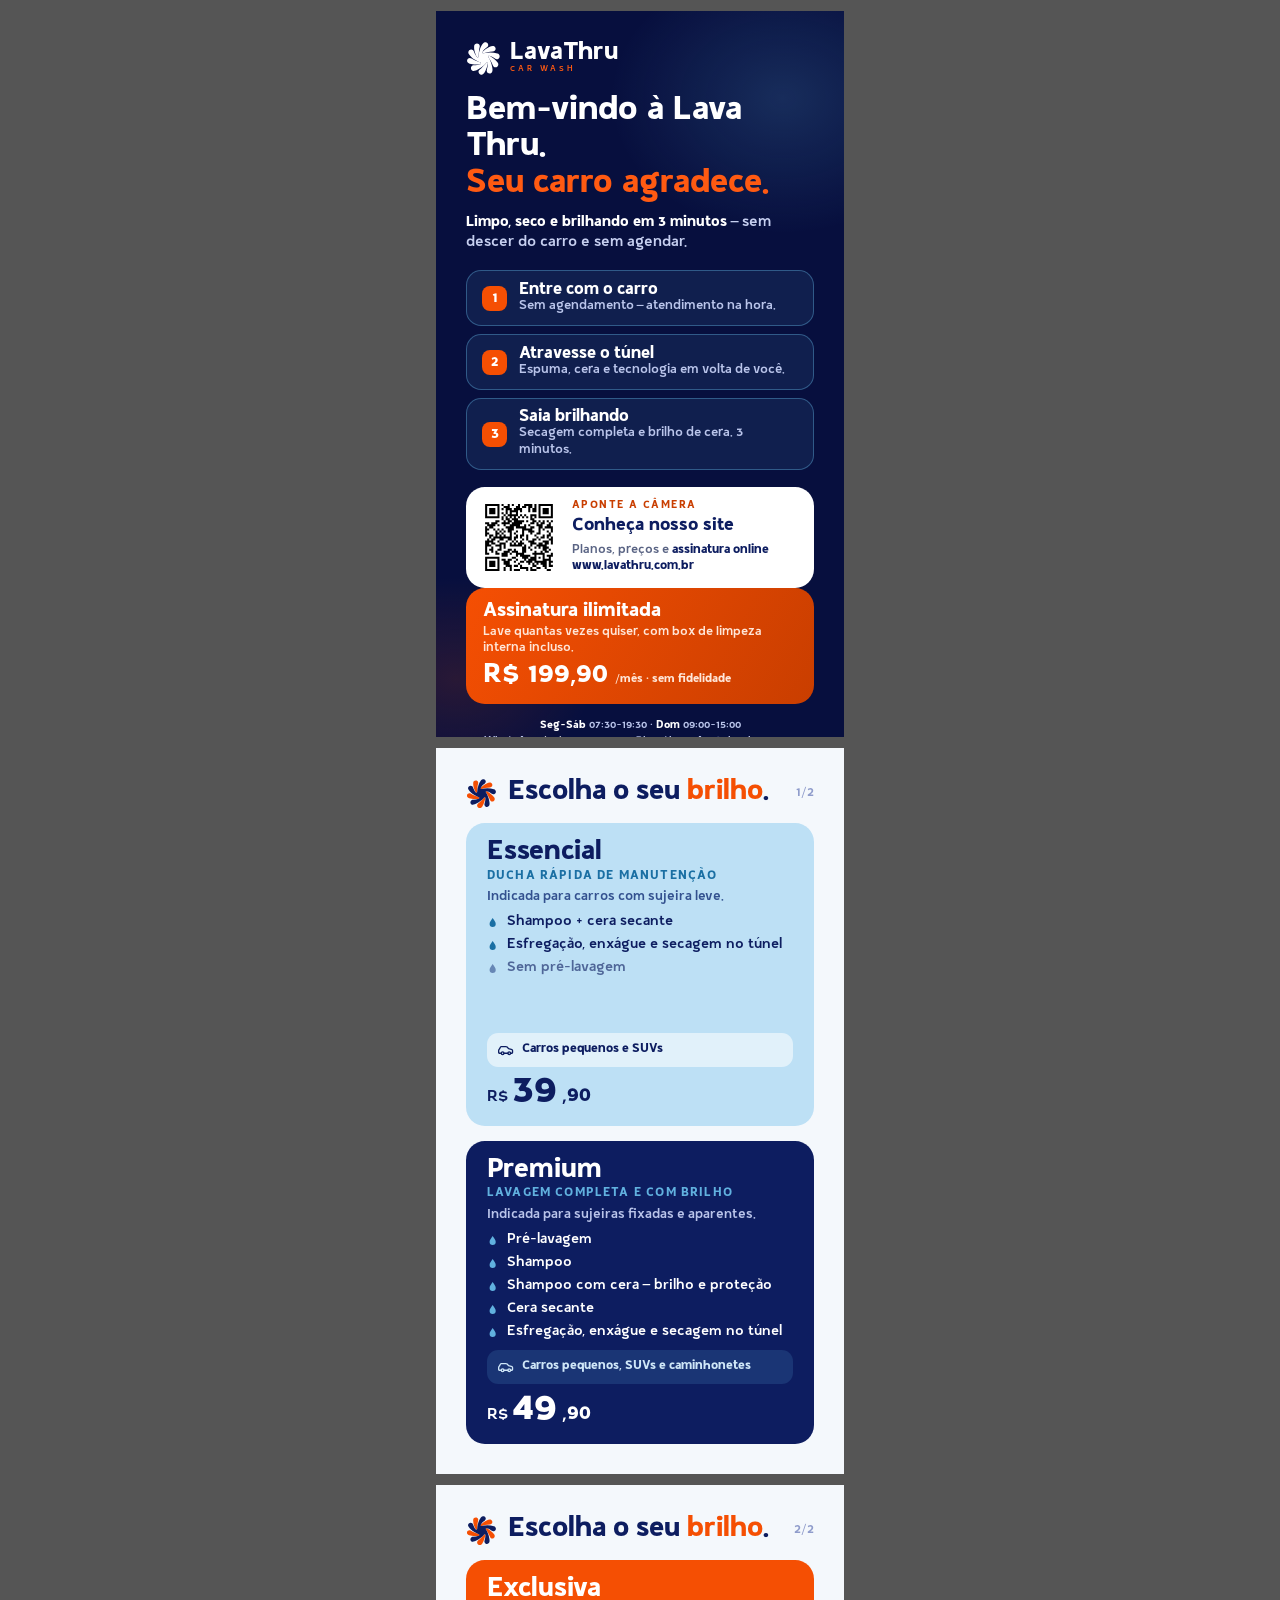
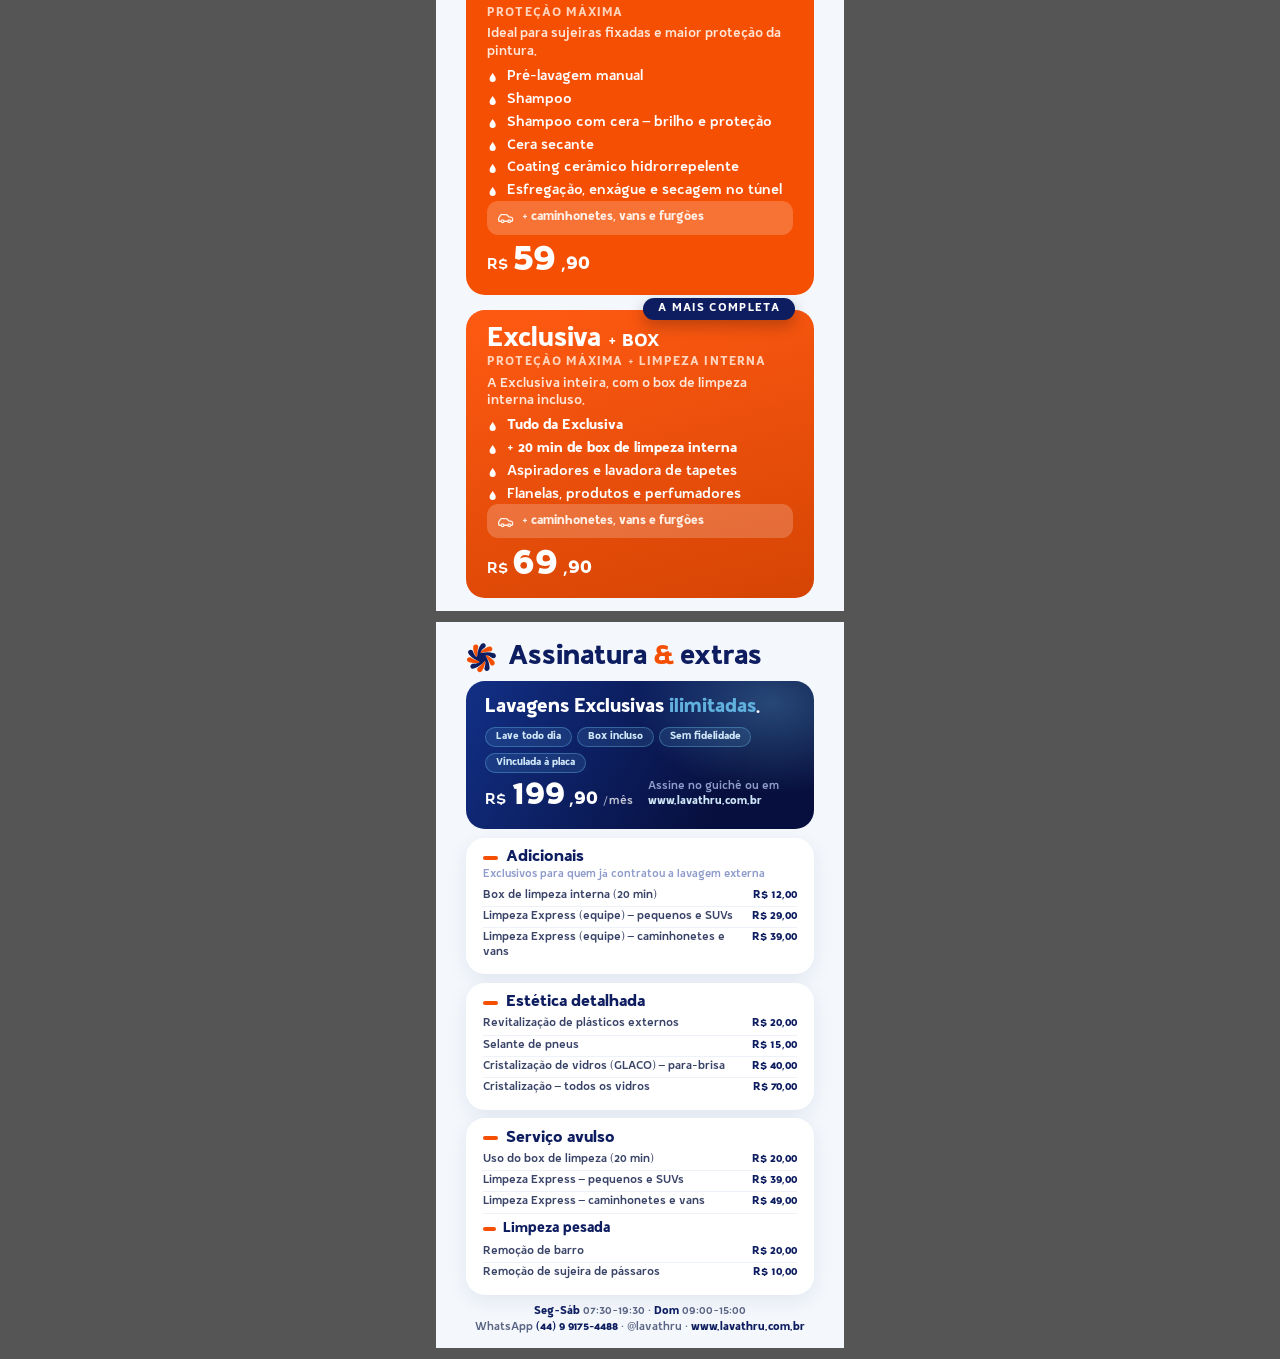
<file: cardapio/cardapio-mobile.html>
<!DOCTYPE html>
<html lang="pt-BR">
<head>
<meta charset="UTF-8">
<title>Cardápio Lava Thru — versão mobile (9:16)</title>
<style>
    @font-face { font-family:"Gorga Grotesque"; src:url("../assets/fonts/gorga-regular.woff2") format("woff2"); font-weight:100 500; font-style:normal; }
    @font-face { font-family:"Gorga Grotesque"; src:url("../assets/fonts/gorga-bold.woff2") format("woff2"); font-weight:600 900; font-style:normal; }
  </style>
  <style>
  :root {
    --laranja:#F54F03; --laranja-vivo:#FF5A12; --laranja-escuro:#C93E00;
    --navy:#0D1D60; --navy-deep:#070F3E; --celeste:#61B1DF; --celeste-suave:#BDE0F5;
    --espuma:#F4F8FC;
  }
  * { box-sizing:border-box; margin:0; padding:0; }
  @page { size: 108mm 192mm; margin:0; }
  body { font-family:"Gorga Grotesque", Arial, sans-serif; background:#555; }
  .fredoka { font-family:"Gorga Grotesque", sans-serif; }
  .art { width:108mm; height:192mm; position:relative; overflow:hidden; page-break-after:always; margin:3mm auto; }
  @media print { body{background:#fff} .art{margin:0} }

  /* ---------- capa ---------- */
  .m-capa { background:
      radial-gradient(70mm 55mm at 85% 12%, rgba(97,177,223,.18), transparent 65%),
      radial-gradient(60mm 45mm at 5% 92%, rgba(245,79,3,.14), transparent 60%),
      var(--navy-deep);
    color:#fff; padding:8mm 8mm 7mm; display:flex; flex-direction:column; }
  .m-capa > *, .m-extra-pg > *, .m-lav-pg > .m-head { flex-shrink:0; }
  .m-logo { display:flex; align-items:center; gap:2.6mm; }
  .m-logo svg { width:9mm; }
  .m-logo .nome { font-family:"Gorga Grotesque"; font-weight:600; font-size:6.4mm; line-height:.9; }
  .m-logo .sub { font-family:"Gorga Grotesque"; font-weight:500; font-size:2mm; letter-spacing:.42em; text-transform:uppercase; color:var(--laranja-vivo); }
  .m-titulo { font-size:8.6mm; line-height:1.12; font-weight:600; margin-top:5mm; }
  .m-titulo em { font-style:normal; color:var(--laranja-vivo); }
  .m-sub { font-size:3.8mm; color:#C6CFF0; margin-top:2.5mm; line-height:1.42; }
  .m-sub b { color:#fff; }
  .m-passos { display:flex; flex-direction:column; gap:2.2mm; margin-top:4.5mm; }
  .m-passo { background:rgba(97,177,223,.10); border:.4mm solid rgba(97,177,223,.4);
    border-radius:4mm; padding:2.7mm 4mm; display:flex; gap:3mm; align-items:center; }
  .m-passo i { font-style:normal; display:flex; align-items:center; justify-content:center;
    width:6.6mm; height:6.6mm; border-radius:2.1mm; background:var(--laranja);
    font-family:"Gorga Grotesque"; font-weight:600; font-size:3.8mm; flex:none; }
  .m-passo b { font-family:"Gorga Grotesque"; font-weight:600; font-size:4.3mm; display:block; }
  .m-passo span { font-size:3.3mm; color:#B9C4EA; display:block; line-height:1.3; }
  .m-qr { margin-top:4.5mm; background:#fff; color:var(--navy); border-radius:5mm;
    padding:3.4mm 4mm; display:flex; align-items:center; gap:4mm; }
  .m-qr img { width:20mm; height:20mm; flex:none; }
  .m-qr h4 { font-family:"Gorga Grotesque"; font-weight:600; font-size:4.6mm; line-height:1.15; }
  .m-qr h4 small { display:block; font-family:"Gorga Grotesque"; font-weight:700; font-size:2.7mm;
    letter-spacing:.14em; text-transform:uppercase; color:var(--laranja-escuro); margin-bottom:1.4mm; }
  .m-qr p { font-size:3.2mm; color:#5A6484; margin-top:1.6mm; line-height:1.35; }
  .m-qr p b { color:var(--navy); }
  .m-assinatura { margin-top:auto; background:linear-gradient(120deg, var(--laranja), var(--laranja-escuro));
    border-radius:5mm; padding:3.6mm 4.5mm; }
  .m-assinatura h3 { font-family:"Gorga Grotesque"; font-weight:600; font-size:5mm; }
  .m-assinatura p { font-size:3.2mm; color:#FFE6D8; margin-top:.8mm; line-height:1.3; }
  .m-assinatura .preco { font-family:"Gorga Grotesque"; font-weight:600; font-size:7.2mm; margin-top:1.6mm; }
  .m-assinatura .preco small { font-family:"Gorga Grotesque"; font-weight:600; font-size:3mm; color:#FFE6D8; }
  .m-rodape { margin-top:3.6mm; font-size:2.8mm; color:#B9C4EA; text-align:center; line-height:1.5; }
  .m-rodape b { color:#fff; }

  /* ---------- páginas de lavagens ---------- */
  .m-lav-pg { background:var(--espuma); padding:8mm; display:flex; flex-direction:column; gap:4mm; }
  .m-head { display:flex; align-items:center; gap:3mm; }
  .m-head svg { width:8mm; }
  .m-head h1 { font-family:"Gorga Grotesque"; font-weight:600; font-size:7.2mm; color:var(--navy); }
  .m-head h1 em { font-style:normal; color:var(--laranja); }
  .m-head .pg { margin-left:auto; font-family:"Gorga Grotesque"; font-weight:500; font-size:3.4mm; color:#8F9CCB; }

  .m-lav { border-radius:5mm; padding:4.2mm 5.5mm; flex:1; display:flex; flex-direction:column; position:relative; }
  .m-lav h2 { font-family:"Gorga Grotesque"; font-weight:600; font-size:7mm; }
  .m-lav .tag { font-weight:700; font-size:3.1mm; letter-spacing:.1em; text-transform:uppercase; margin-top:.6mm; }
  .m-lav .ind { font-size:3.4mm; margin-top:1.8mm; line-height:1.35; }
  .m-lav ul { list-style:none; margin-top:2mm; display:flex; flex-direction:column; gap:1.4mm; }
  .m-lav li { display:flex; gap:2.2mm; font-size:3.6mm; line-height:1.3; align-items:flex-start; }
  .m-lav li svg { width:3mm; height:3mm; flex:none; margin-top:.8mm; }
  .m-lav li.nao { opacity:.62; }
  .m-veic { margin-top:auto; display:flex; gap:2.2mm; align-items:flex-start; border-radius:3mm;
    padding:2.4mm 3mm; font-size:3.2mm; font-weight:700; line-height:1.3; }
  .m-veic svg { width:4.2mm; height:4.2mm; flex:none; }
  .m-preco { margin-top:2.2mm; font-family:"Gorga Grotesque"; display:flex; align-items:baseline; gap:1.2mm; }
  .m-preco .rs { font-size:4.2mm; font-weight:500; }
  .m-preco .num { font-size:10.4mm; font-weight:600; line-height:.9; }
  .m-preco .cent { font-size:5.4mm; font-weight:600; }
  .badge-m { position:absolute; top:-3.2mm; right:5mm; background:var(--navy); color:#fff;
    font-family:"Gorga Grotesque"; font-weight:600; font-size:2.9mm; letter-spacing:.12em; text-transform:uppercase;
    padding:1.5mm 4mm; border-radius:99mm; box-shadow:0 1.5mm 4mm rgba(0,0,0,.25); }

  .lv-essencial { background:var(--celeste-suave); color:var(--navy); }
  .lv-essencial .tag { color:#1A6FA3; } .lv-essencial .ind { color:#33518F; }
  .lv-essencial .m-veic { background:rgba(255,255,255,.55); }
  .lv-premium { background:var(--navy); color:#fff; }
  .lv-premium .tag { color:var(--celeste); } .lv-premium .ind { color:#B9C4EA; }
  .lv-premium .m-veic { background:rgba(97,177,223,.16); color:#CFE7F8; }
  .lv-exclusiva { background:var(--laranja); color:#fff; }
  .lv-exclusiva .tag { color:#FFD3BC; } .lv-exclusiva .ind { color:#FFE6D8; }
  .lv-exclusiva .m-veic { background:rgba(255,255,255,.2); color:#FFF0E7; }
  .lv-box { background:linear-gradient(165deg, var(--laranja-vivo), var(--laranja-escuro) 130%); color:#fff; }
  .lv-box .tag { color:#FFD3BC; } .lv-box .ind { color:#FFE6D8; }
  .lv-box .m-veic { background:rgba(255,255,255,.2); color:#FFF0E7; }

  /* ---------- extras ---------- */
  .m-extra-pg { background:var(--espuma); padding:5.4mm 8mm; display:flex; flex-direction:column; gap:2.3mm; }
  .m-assin-v { border-radius:5mm; position:relative; overflow:hidden;
    background:radial-gradient(60mm 40mm at 88% 15%, rgba(97,177,223,.35), transparent 60%),
               linear-gradient(120deg, #123086, var(--navy-deep) 75%);
    color:#fff; padding:4.5mm 5mm; }
  .m-assin-v h2 { font-family:"Gorga Grotesque"; font-weight:600; font-size:5mm; line-height:1.15; }
  .m-assin-v h2 em { font-style:normal; color:var(--celeste); }
  .m-assin-v .m-preco .num { font-size:9.2mm; }
  .m-chips { display:flex; flex-wrap:wrap; gap:1.4mm; margin-top:1.8mm; }
  .m-chip { font-size:2.65mm; font-weight:700; background:rgba(97,177,223,.14);
    border:.3mm solid rgba(97,177,223,.4); color:#CFE7F8; padding:1mm 2.6mm; border-radius:99mm; }
  .m-assin-v .linha { display:flex; align-items:flex-end; gap:4mm; margin-top:1.8mm; }
  .m-assin-v .obs { font-size:2.9mm; color:#8F9CCB; line-height:1.35; padding-bottom:.8mm; }
  .m-assin-v .obs b { color:#CFE7F8; }
  .m-card { background:#fff; border-radius:5mm; padding:3mm 4.5mm; box-shadow:0 1.5mm 5mm rgba(13,29,96,.08); }
  .m-card h3 { font-family:"Gorga Grotesque"; font-weight:600; font-size:4.2mm; color:var(--navy);
    display:flex; align-items:center; gap:2mm; margin-bottom:.8mm; }
  .m-card h3::before { content:""; width:4mm; height:1.1mm; border-radius:1mm; background:var(--laranja); }
  .m-card .submini { font-size:2.8mm; color:#8F9CCB; margin-bottom:1.4mm; }
  .m-card table { width:100%; border-collapse:collapse; }
  .m-card td { font-size:2.95mm; color:#3a4468; padding:.8mm 0; border-bottom:.25mm solid #EDF2F8; line-height:1.28; vertical-align:top; }
  .m-card tr:last-child td { border-bottom:none; }
  .m-card td.v { text-align:right; font-family:"Gorga Grotesque"; font-weight:600; color:var(--navy); white-space:nowrap; padding-left:2.5mm; }
  .m-card td.secao { font-family:"Gorga Grotesque"; font-weight:600; font-size:3.7mm; color:var(--navy); padding-top:2mm; border-bottom:none; }
  .m-card td.secao::before { content:""; display:inline-block; width:3.4mm; height:1mm; border-radius:1mm; background:var(--laranja); margin-right:1.8mm; vertical-align:middle; }
  .m-rodape2 { text-align:center; font-size:2.9mm; color:#5A6484; line-height:1.5; margin-top:auto; }
  .m-rodape2 b { color:var(--navy); }
  .raydix-m { font-size:2.3mm; letter-spacing:.22em; text-transform:uppercase; color:#9aa5c4; }
</style>
</head>
<body>

<svg xmlns="http://www.w3.org/2000/svg" style="position:absolute;width:0;height:0" aria-hidden="true">
  <defs>
    <g id="pw">
      <path fill="#F54F03" d="M26.13,15.00 C25.88,15.34 25.64,15.79 25.64,16.18 C25.64,16.77 26.00,17.41 26.52,17.60 C26.84,17.71 27.13,17.62 27.21,17.60 C29.24,16.97 31.32,16.52 33.36,15.91 C36.05,15.11 38.85,14.84 41.65,14.71 C43.90,14.61 45.84,13.28 46.09,10.89 C46.24,9.14 45.31,7.22 43.70,6.46 C40.16,4.79 34.31,8.66 31.47,10.46 C30.25,11.23 29.12,12.21 28.04,13.17 C27.96,13.24 26.76,14.14 26.13,15.00 Z"/>
      <path fill="#F54F03" d="M17.09,23.56 C17.98,24.41 19.47,24.11 19.54,22.75 C19.72,19.33 20.13,15.92 20.32,12.51 C20.44,10.23 21.60,8.09 21.39,5.94 C20.36,0.84 12.78,1.58 12.63,6.64 C12.33,10.74 13.21,14.95 14.86,18.98 C15.32,20.25 16.19,21.93 17.09,23.56 Z"/>
      <path fill="#F54F03" d="M36.27,21.37 C36.16,21.34 35.95,21.31 35.70,21.35 C35.45,21.39 35.27,21.48 35.19,21.53 C34.99,21.66 34.86,21.81 34.82,21.86 C34.78,21.91 34.56,22.21 34.54,22.61 C34.53,22.98 34.69,23.26 34.75,23.37 C35.42,24.55 38.38,29.46 39.33,31.12 C40.30,32.81 41.07,34.58 41.84,36.36 C42.36,37.57 43.15,38.72 44.44,39.18 C45.83,39.67 47.48,39.44 48.63,38.50 C50.66,36.93 50.90,33.90 49.19,32.04 C45.79,27.75 41.45,24.22 36.65,21.55 C36.64,21.54 36.55,21.48 36.43,21.43 C36.37,21.40 36.32,21.38 36.27,21.37 Z"/>
      <path fill="#F54F03" d="M20.33,34.86 C21.03,34.81 21.72,34.67 22.37,34.43 C22.37,34.43 22.38,34.43 22.38,34.43 C23.39,34.05 23.61,32.51 22.63,31.91 C21.00,30.92 19.03,30.54 17.26,29.88 C14.25,28.77 11.26,27.48 8.63,25.63 C6.09,23.71 2.60,25.05 1.78,28.06 C0.00,35.59 14.54,35.29 20.33,34.86 Z"/>
      <path fill="#F54F03" d="M33.98,33.01 C33.97,32.60 33.76,32.29 33.57,32.13 C33.07,31.65 32.52,31.81 32.44,31.83 C32.07,31.94 31.83,32.25 31.76,32.34 C28.92,35.48 26.95,37.52 26.43,38.10 C25.63,39.00 24.81,39.88 23.93,40.71 C22.56,41.98 20.63,42.98 19.83,44.72 C18.29,48.19 21.82,52.16 25.47,50.71 C28.02,49.70 29.50,46.28 30.60,43.97 C32.18,40.65 33.32,37.03 33.98,33.35 C33.97,33.24 33.98,33.12 33.98,33.01 Z"/>
      <path fill="#0D1D60" d="M48.85,17.94 C41.86,15.93 34.29,15.96 27.21,17.60 C26.15,17.95 25.35,16.60 25.75,15.68 C27.03,12.72 29.97,10.21 32.50,8.33 C34.37,6.95 35.25,4.67 34.04,2.53 C33.14,1.02 31.27,0.00 29.52,0.32 C25.66,1.02 23.15,7.57 21.89,10.68 C20.51,14.55 19.76,18.65 19.54,22.75 C19.47,24.12 17.97,24.41 17.08,23.55 C15.80,22.31 14.83,20.39 14.01,18.83 C12.78,16.90 12.48,14.49 11.06,12.86 C7.26,9.30 1.52,14.32 4.34,18.52 C6.48,22.03 9.64,24.95 13.32,27.26 C15.66,28.88 20.46,30.89 22.63,31.91 C23.61,32.51 23.39,34.05 22.38,34.43 C19.26,35.56 15.47,36.26 12.11,36.30 C11.26,36.31 10.36,36.53 9.63,36.97 C7.84,38.04 7.28,40.35 7.96,42.26 C8.84,44.72 11.26,45.43 13.65,44.83 C17.36,43.89 20.93,41.58 24.01,39.38 C26.90,37.31 29.55,34.91 31.86,32.22 C32.64,31.30 33.94,31.96 33.98,33.01 C34.06,36.22 33.46,39.96 32.38,43.25 C32.24,43.95 32.20,44.72 32.32,45.32 C33.09,49.04 38.27,50.23 40.40,46.92 C41.88,44.62 41.10,40.97 40.65,38.46 C39.71,33.17 37.67,27.89 34.75,23.37 C34.43,22.89 34.49,22.28 34.84,21.83 C35.66,20.78 37.37,21.64 38.33,22.00 C39.78,22.54 41.19,23.19 42.54,23.94 C44.39,24.75 45.75,26.49 47.78,26.68 C49.72,26.75 51.63,25.44 52.14,23.53 C52.89,21.07 51.33,18.46 48.85,17.94 Z"/>
    </g>
    <path id="gota-v" d="M12 2.2C8.4 7.6 5.5 11 5.5 14.8a6.5 6.5 0 0 0 13 0C18.5 11 15.6 7.6 12 2.2Z"/>
    <g id="carro-v" fill="none" stroke="currentColor" stroke-width="2" stroke-linecap="round" stroke-linejoin="round">
      <path d="M19 17h2c.6 0 1-.4 1-1v-3c0-.9-.7-1.7-1.5-1.9C18.7 10.6 16 10 16 10s-1.3-1.4-2.2-2.3c-.5-.4-1.1-.7-1.8-.7H5c-.6 0-1.1.4-1.4.9l-1.5 2.8C1.4 11.3 1 12.1 1 13v3c0 .6.4 1 1 1h2"/>
      <circle cx="7" cy="17" r="2"/><path d="M9 17h6"/><circle cx="17" cy="17" r="2"/>
    </g>
  </defs>
</svg>

<!-- ===== 1. CAPA ===== -->
<div class="art m-capa">
  <div class="m-logo">
    <svg viewBox="0 0 52.9 52.2"><use href="#pw" style="filter:brightness(0) invert(1)"/></svg>
    <div><div class="nome fredoka">Lava&hairsp;Thru</div><div class="sub">Car Wash</div></div>
  </div>
  <h1 class="m-titulo fredoka">Bem-vindo à Lava&hairsp;Thru.<br><em>Seu carro agradece.</em></h1>
  <p class="m-sub"><b>Limpo, seco e brilhando em 3 minutos</b> — sem descer do carro e sem agendar.</p>
  <div class="m-passos">
    <div class="m-passo"><i>1</i><div><b class="fredoka">Entre com o carro</b><span>Sem agendamento — atendimento na hora.</span></div></div>
    <div class="m-passo"><i>2</i><div><b class="fredoka">Atravesse o túnel</b><span>Espuma, cera e tecnologia em volta de você.</span></div></div>
    <div class="m-passo"><i>3</i><div><b class="fredoka">Saia brilhando</b><span>Secagem completa e brilho de cera. 3 minutos.</span></div></div>
  </div>
  <div class="m-qr">
    <img src="qr-site.svg" alt="QR do site">
    <div>
      <h4 class="fredoka"><small>Aponte a câmera</small>Conheça nosso site</h4>
      <p>Planos, preços e <b>assinatura online</b><br><b>www.lavathru.com.br</b></p>
    </div>
  </div>
  <div class="m-assinatura">
    <h3 class="fredoka">Assinatura ilimitada</h3>
    <p>Lave quantas vezes quiser, com box de limpeza interna incluso.</p>
    <div class="preco fredoka">R$ 199,90 <small>/mês · sem fidelidade</small></div>
  </div>
  <div class="m-rodape"><b>Seg–Sáb</b> 07:30–19:30 · <b>Dom</b> 09:00–15:00<br>WhatsApp <b>(44) 9 9175-4488</b> · @lavathru · Av. Colombo, 2888 · Maringá-PR</div>
</div>

<!-- ===== 2. ESSENCIAL + PREMIUM ===== -->
<div class="art m-lav-pg">
  <div class="m-head">
    <svg viewBox="0 0 52.9 52.2"><use href="#pw"/></svg>
    <h1>Escolha o seu <em>brilho</em>.</h1>
    <span class="pg">1/2</span>
  </div>

  <div class="m-lav lv-essencial">
    <h2 class="fredoka">Essencial</h2>
    <div class="tag">Ducha rápida de manutenção</div>
    <p class="ind">Indicada para carros com sujeira leve.</p>
    <ul>
      <li><svg viewBox="0 0 24 24" fill="#1A6FA3"><use href="#gota-v"/></svg>Shampoo + cera secante</li>
      <li><svg viewBox="0 0 24 24" fill="#1A6FA3"><use href="#gota-v"/></svg>Esfregação, enxágue e secagem no túnel</li>
      <li class="nao"><svg viewBox="0 0 24 24" fill="#33518F"><use href="#gota-v"/></svg>Sem pré-lavagem</li>
    </ul>
    <div class="m-veic"><svg viewBox="0 0 24 24"><use href="#carro-v"/></svg>Carros pequenos e SUVs</div>
    <div class="m-preco"><span class="rs">R$</span><span class="num">39</span><span class="cent">,90</span></div>
  </div>

  <div class="m-lav lv-premium">
    <h2 class="fredoka">Premium</h2>
    <div class="tag">Lavagem completa e com brilho</div>
    <p class="ind">Indicada para sujeiras fixadas e aparentes.</p>
    <ul>
      <li><svg viewBox="0 0 24 24" fill="#61B1DF"><use href="#gota-v"/></svg>Pré-lavagem</li>
      <li><svg viewBox="0 0 24 24" fill="#61B1DF"><use href="#gota-v"/></svg>Shampoo</li>
      <li><svg viewBox="0 0 24 24" fill="#61B1DF"><use href="#gota-v"/></svg>Shampoo com cera — brilho e proteção</li>
      <li><svg viewBox="0 0 24 24" fill="#61B1DF"><use href="#gota-v"/></svg>Cera secante</li>
      <li><svg viewBox="0 0 24 24" fill="#61B1DF"><use href="#gota-v"/></svg>Esfregação, enxágue e secagem no túnel</li>
    </ul>
    <div class="m-veic"><svg viewBox="0 0 24 24"><use href="#carro-v"/></svg>Carros pequenos, SUVs e caminhonetes</div>
    <div class="m-preco"><span class="rs">R$</span><span class="num">49</span><span class="cent">,90</span></div>
  </div>
</div>

<!-- ===== 3. EXCLUSIVA + EXCLUSIVA BOX ===== -->
<div class="art m-lav-pg">
  <div class="m-head">
    <svg viewBox="0 0 52.9 52.2"><use href="#pw"/></svg>
    <h1>Escolha o seu <em>brilho</em>.</h1>
    <span class="pg">2/2</span>
  </div>

  <div class="m-lav lv-exclusiva">
    <h2 class="fredoka">Exclusiva</h2>
    <div class="tag">Proteção máxima</div>
    <p class="ind">Ideal para sujeiras fixadas e maior proteção da pintura.</p>
    <ul>
      <li><svg viewBox="0 0 24 24" fill="#fff"><use href="#gota-v"/></svg>Pré-lavagem manual</li>
      <li><svg viewBox="0 0 24 24" fill="#fff"><use href="#gota-v"/></svg>Shampoo</li>
      <li><svg viewBox="0 0 24 24" fill="#fff"><use href="#gota-v"/></svg>Shampoo com cera — brilho e proteção</li>
      <li><svg viewBox="0 0 24 24" fill="#fff"><use href="#gota-v"/></svg>Cera secante</li>
      <li><svg viewBox="0 0 24 24" fill="#fff"><use href="#gota-v"/></svg>Coating cerâmico hidrorrepelente</li>
      <li><svg viewBox="0 0 24 24" fill="#fff"><use href="#gota-v"/></svg>Esfregação, enxágue e secagem no túnel</li>
    </ul>
    <div class="m-veic"><svg viewBox="0 0 24 24"><use href="#carro-v"/></svg>+ caminhonetes, vans e furgões</div>
    <div class="m-preco"><span class="rs">R$</span><span class="num">59</span><span class="cent">,90</span></div>
  </div>

  <div class="m-lav lv-box">
    <span class="badge-m fredoka">A mais completa</span>
    <h2 class="fredoka">Exclusiva <span style="font-size:4.6mm">+ BOX</span></h2>
    <div class="tag">Proteção máxima + limpeza interna</div>
    <p class="ind">A Exclusiva inteira, com o box de limpeza interna incluso.</p>
    <ul>
      <li><svg viewBox="0 0 24 24" fill="#fff"><use href="#gota-v"/></svg><b>Tudo da Exclusiva</b></li>
      <li><svg viewBox="0 0 24 24" fill="#fff"><use href="#gota-v"/></svg><b>+ 20 min de box de limpeza interna</b></li>
      <li><svg viewBox="0 0 24 24" fill="#fff"><use href="#gota-v"/></svg>Aspiradores e lavadora de tapetes</li>
      <li><svg viewBox="0 0 24 24" fill="#fff"><use href="#gota-v"/></svg>Flanelas, produtos e perfumadores</li>
    </ul>
    <div class="m-veic"><svg viewBox="0 0 24 24"><use href="#carro-v"/></svg>+ caminhonetes, vans e furgões</div>
    <div class="m-preco"><span class="rs">R$</span><span class="num">69</span><span class="cent">,90</span></div>
  </div>
</div>

<!-- ===== 4. ASSINATURA + EXTRAS ===== -->
<div class="art m-extra-pg">
  <div class="m-head">
    <svg viewBox="0 0 52.9 52.2"><use href="#pw"/></svg>
    <h1>Assinatura <em>&amp;</em> extras</h1>
  </div>

  <div class="m-assin-v">
    <h2 class="fredoka">Lavagens Exclusivas <em>ilimitadas</em>.</h2>
    <div class="m-chips">
      <span class="m-chip">Lave todo dia</span>
      <span class="m-chip">Box incluso</span>
      <span class="m-chip">Sem fidelidade</span>
      <span class="m-chip">Vinculada à placa</span>
    </div>
    <div class="linha">
      <div class="m-preco" style="color:#fff;margin-top:0"><span class="rs">R$</span><span class="num">199</span><span class="cent">,90</span><span style="font-family:'Gorga Grotesque';font-size:3mm;opacity:.75">/mês</span></div>
      <p class="obs">Assine no guichê ou em<br><b>www.lavathru.com.br</b></p>
    </div>
  </div>

  <div class="m-card">
    <h3 class="fredoka">Adicionais</h3>
    <p class="submini">Exclusivos para quem já contratou a lavagem externa</p>
    <table>
      <tr><td>Box de limpeza interna (20 min)</td><td class="v">R$ 12,00</td></tr>
      <tr><td>Limpeza Express (equipe) — pequenos e SUVs</td><td class="v">R$ 29,00</td></tr>
      <tr><td>Limpeza Express (equipe) — caminhonetes e vans</td><td class="v">R$ 39,00</td></tr>
    </table>
  </div>

  <div class="m-card">
    <h3 class="fredoka">Estética detalhada</h3>
    <table>
      <tr><td>Revitalização de plásticos externos</td><td class="v">R$ 20,00</td></tr>
      <tr><td>Selante de pneus</td><td class="v">R$ 15,00</td></tr>
      <tr><td>Cristalização de vidros (GLACO) — para-brisa</td><td class="v">R$ 40,00</td></tr>
      <tr><td>Cristalização — todos os vidros</td><td class="v">R$ 70,00</td></tr>
    </table>
  </div>

  <div class="m-card">
    <h3 class="fredoka">Serviço avulso</h3>
    <table>
      <tr><td>Uso do box de limpeza (20 min)</td><td class="v">R$ 20,00</td></tr>
      <tr><td>Limpeza Express — pequenos e SUVs</td><td class="v">R$ 39,00</td></tr>
      <tr><td>Limpeza Express — caminhonetes e vans</td><td class="v">R$ 49,00</td></tr>
      <tr><td class="secao" colspan="2">Limpeza pesada</td></tr>
      <tr><td>Remoção de barro</td><td class="v">R$ 20,00</td></tr>
      <tr><td>Remoção de sujeira de pássaros</td><td class="v">R$ 10,00</td></tr>
    </table>
  </div>

  <div class="m-rodape2">
    <span style="white-space:nowrap"><b>Seg–Sáb</b> 07:30–19:30 · <b>Dom</b> 09:00–15:00</span><br>WhatsApp <b style="white-space:nowrap">(44) 9 9175-4488</b> · 
    @lavathru · <b style="white-space:nowrap">www.lavathru.com.br</b>
  </div>
</div>

</body>
</html>
</file>
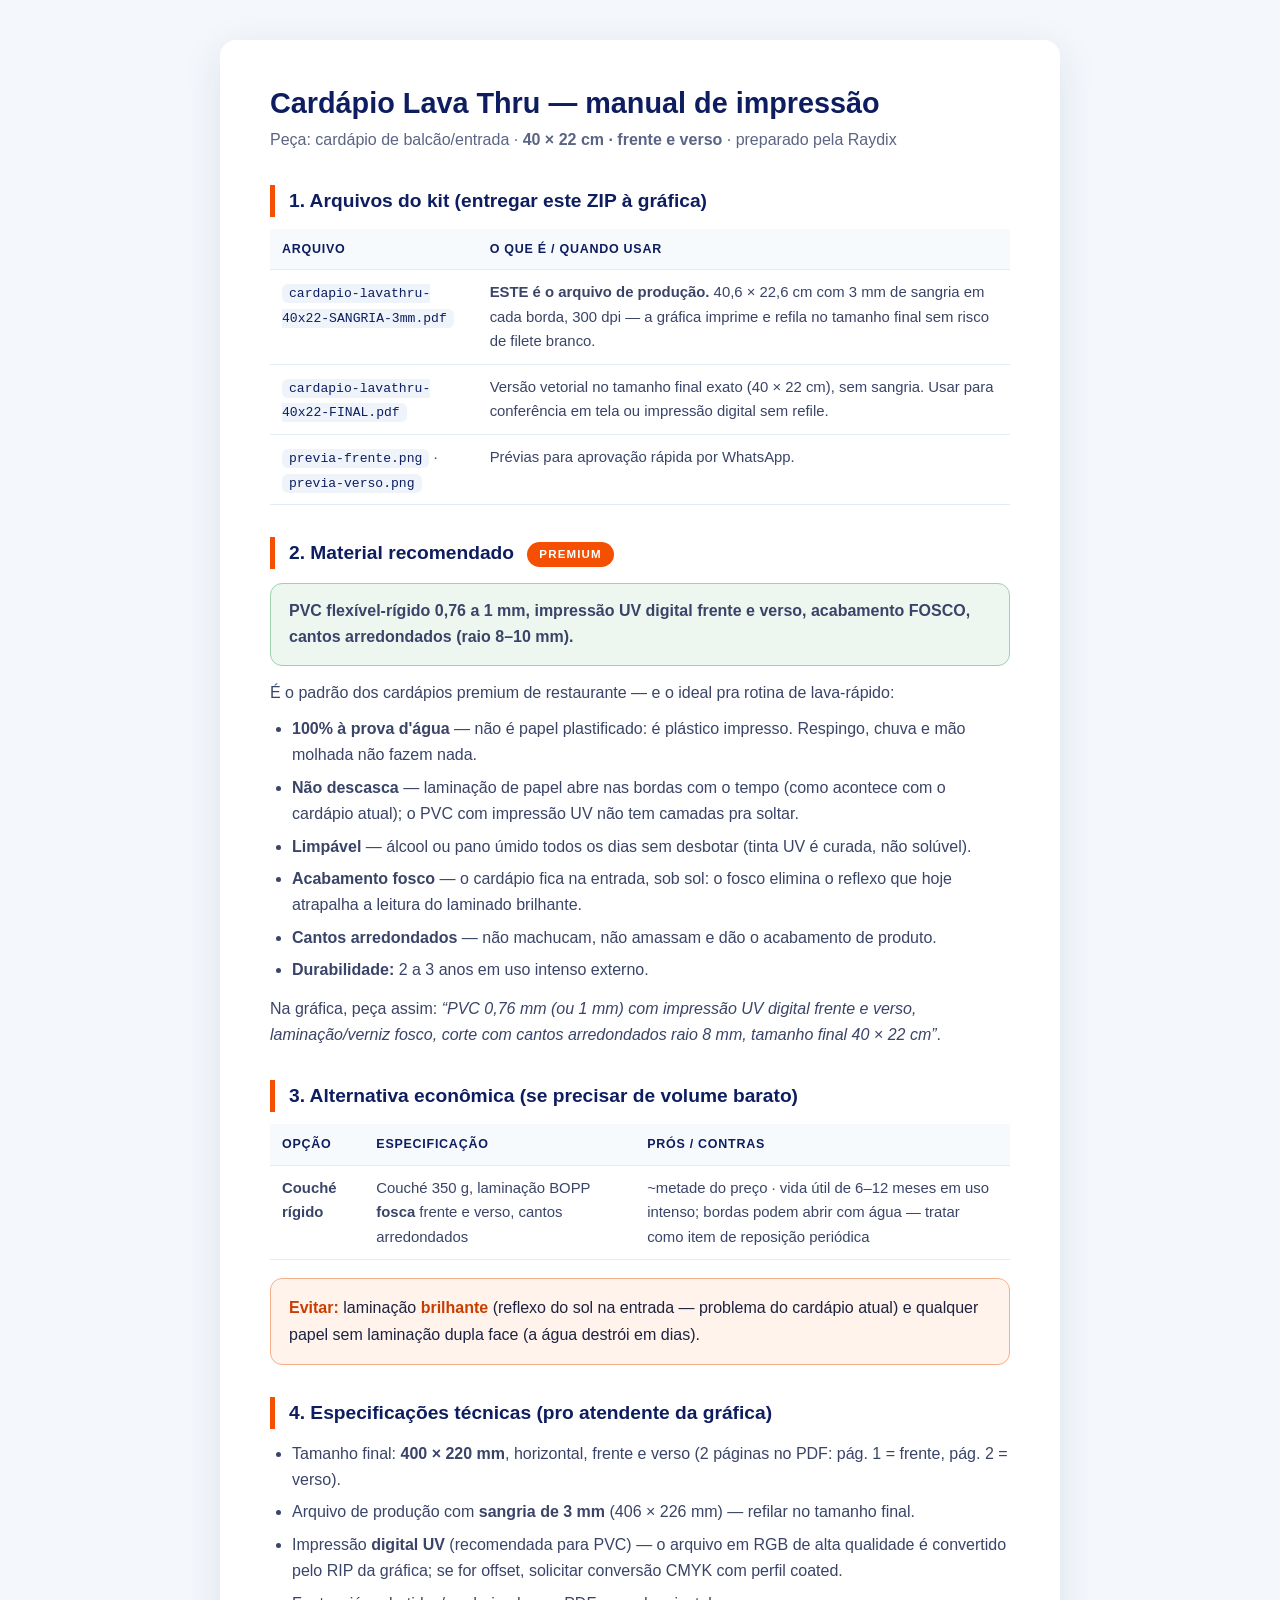
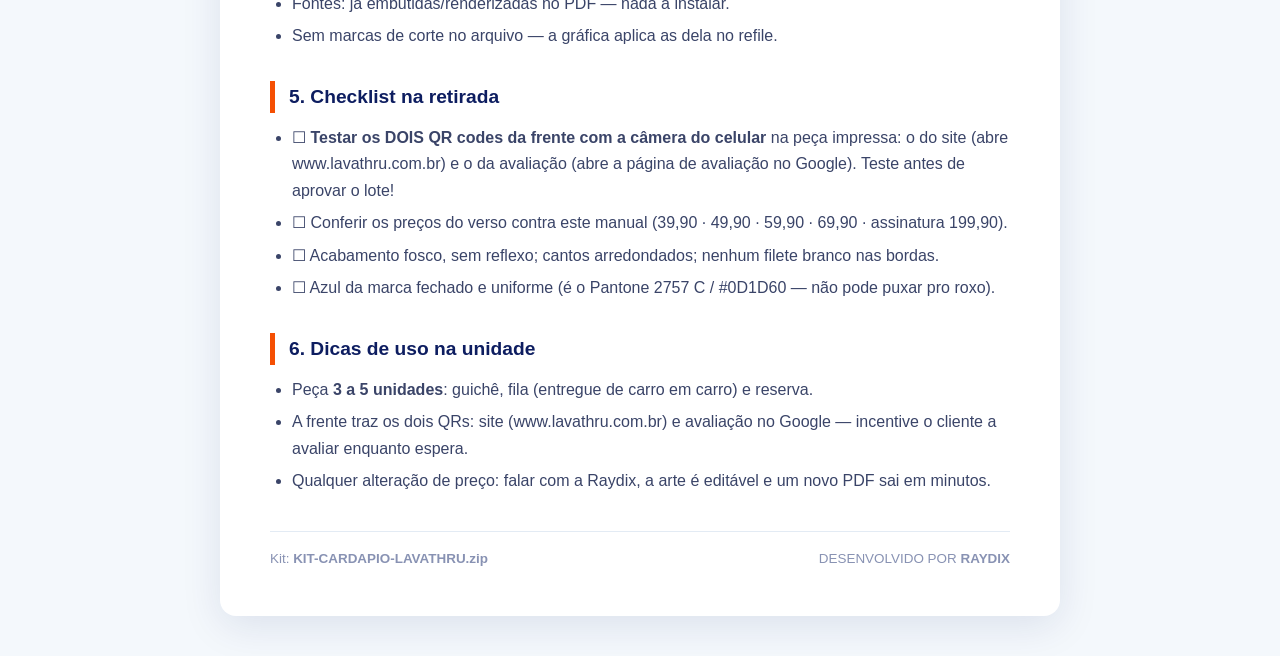
<file: cardapio/MANUAL-DE-IMPRESSAO.html>
<!DOCTYPE html>
<html lang="pt-BR">
<head>
<meta charset="UTF-8">
<meta name="viewport" content="width=device-width, initial-scale=1.0">
<title>Manual de impressão — Cardápio Lava Thru 40×22cm</title>
<style>
  :root { --laranja:#F54F03; --navy:#0D1D60; --celeste:#61B1DF; }
  * { box-sizing:border-box; margin:0; padding:0; }
  body { font:16px/1.65 -apple-system, "Segoe UI", Roboto, Arial, sans-serif; color:#1c2340; background:#F4F8FC; padding:40px 16px; }
  .doc { max-width:840px; margin:0 auto; background:#fff; border-radius:16px; padding:46px 50px; box-shadow:0 10px 40px rgba(13,29,96,.10); }
  h1 { color:var(--navy); font-size:1.8rem; line-height:1.2; margin-bottom:6px; }
  .sub { color:#5A6484; margin-bottom:26px; }
  h2 { color:var(--navy); font-size:1.2rem; margin:32px 0 12px; padding-left:14px; border-left:5px solid var(--laranja); }
  p, li, td { color:#3a4468; }
  p { margin-bottom:10px; }
  ul { padding-left:22px; margin-bottom:12px; }
  li { margin-bottom:6px; }
  table { width:100%; border-collapse:collapse; margin:12px 0 18px; font-size:.93rem; }
  th, td { text-align:left; padding:10px 12px; border-bottom:1px solid #E3EBF4; vertical-align:top; }
  th { color:var(--navy); font-size:.78rem; text-transform:uppercase; letter-spacing:.06em; background:#F7FAFD; }
  .destaque { background:#FFF3EC; border:1.5px solid #F5B08A; border-radius:12px; padding:16px 18px; margin:16px 0; }
  .destaque b { color:#C93E00; }
  .ok { background:#EDF7F0; border:1.5px solid #9ED2AE; border-radius:12px; padding:14px 18px; margin:14px 0; }
  code { background:#EEF4FA; color:var(--navy); padding:2px 7px; border-radius:6px; font-size:.88em; }
  .selo { display:inline-block; background:var(--laranja); color:#fff; font-weight:700; font-size:.72rem;
    letter-spacing:.1em; text-transform:uppercase; border-radius:99px; padding:3px 12px; margin-left:8px; vertical-align:middle; }
  .rodape { margin-top:36px; padding-top:16px; border-top:1px solid #E3EBF4; color:#8892b3; font-size:.84rem;
    display:flex; justify-content:space-between; flex-wrap:wrap; gap:8px; }
</style>
</head>
<body>
<div class="doc">
  <h1>Cardápio Lava Thru — manual de impressão</h1>
  <p class="sub">Peça: cardápio de balcão/entrada · <b>40 × 22 cm · frente e verso</b> · preparado pela Raydix</p>

  <h2>1. Arquivos do kit (entregar este ZIP à gráfica)</h2>
  <table>
    <tr><th>Arquivo</th><th>O que é / quando usar</th></tr>
    <tr><td><code>cardapio-lavathru-40x22-SANGRIA-3mm.pdf</code></td><td><b>ESTE é o arquivo de produção.</b> 40,6 × 22,6 cm com 3 mm de sangria em cada borda, 300 dpi — a gráfica imprime e refila no tamanho final sem risco de filete branco.</td></tr>
    <tr><td><code>cardapio-lavathru-40x22-FINAL.pdf</code></td><td>Versão vetorial no tamanho final exato (40 × 22 cm), sem sangria. Usar para conferência em tela ou impressão digital sem refile.</td></tr>
    <tr><td><code>previa-frente.png</code> · <code>previa-verso.png</code></td><td>Prévias para aprovação rápida por WhatsApp.</td></tr>
  </table>

  <h2>2. Material recomendado <span class="selo">Premium</span></h2>
  <div class="ok">
    <p style="margin:0"><b>PVC flexível-rígido 0,76 a 1 mm, impressão UV digital frente e verso, acabamento FOSCO, cantos arredondados (raio 8–10 mm).</b></p>
  </div>
  <p>É o padrão dos cardápios premium de restaurante — e o ideal pra rotina de lava-rápido:</p>
  <ul>
    <li><b>100% à prova d'água</b> — não é papel plastificado: é plástico impresso. Respingo, chuva e mão molhada não fazem nada.</li>
    <li><b>Não descasca</b> — laminação de papel abre nas bordas com o tempo (como acontece com o cardápio atual); o PVC com impressão UV não tem camadas pra soltar.</li>
    <li><b>Limpável</b> — álcool ou pano úmido todos os dias sem desbotar (tinta UV é curada, não solúvel).</li>
    <li><b>Acabamento fosco</b> — o cardápio fica na entrada, sob sol: o fosco elimina o reflexo que hoje atrapalha a leitura do laminado brilhante.</li>
    <li><b>Cantos arredondados</b> — não machucam, não amassam e dão o acabamento de produto.</li>
    <li><b>Durabilidade:</b> 2 a 3 anos em uso intenso externo.</li>
  </ul>
  <p>Na gráfica, peça assim: <i>“PVC 0,76 mm (ou 1 mm) com impressão UV digital frente e verso, laminação/verniz fosco, corte com cantos arredondados raio 8 mm, tamanho final 40 × 22 cm”</i>.</p>

  <h2>3. Alternativa econômica (se precisar de volume barato)</h2>
  <table>
    <tr><th>Opção</th><th>Especificação</th><th>Prós / contras</th></tr>
    <tr>
      <td><b>Couché rígido</b></td>
      <td>Couché 350 g, laminação BOPP <b>fosca</b> frente e verso, cantos arredondados</td>
      <td>~metade do preço · vida útil de 6–12 meses em uso intenso; bordas podem abrir com água — tratar como item de reposição periódica</td>
    </tr>
  </table>
  <div class="destaque"><b>Evitar:</b> laminação <b>brilhante</b> (reflexo do sol na entrada — problema do cardápio atual) e qualquer papel sem laminação dupla face (a água destrói em dias).</div>

  <h2>4. Especificações técnicas (pro atendente da gráfica)</h2>
  <ul>
    <li>Tamanho final: <b>400 × 220 mm</b>, horizontal, frente e verso (2 páginas no PDF: pág. 1 = frente, pág. 2 = verso).</li>
    <li>Arquivo de produção com <b>sangria de 3 mm</b> (406 × 226 mm) — refilar no tamanho final.</li>
    <li>Impressão <b>digital UV</b> (recomendada para PVC) — o arquivo em RGB de alta qualidade é convertido pelo RIP da gráfica; se for offset, solicitar conversão CMYK com perfil coated.</li>
    <li>Fontes: já embutidas/renderizadas no PDF — nada a instalar.</li>
    <li>Sem marcas de corte no arquivo — a gráfica aplica as dela no refile.</li>
  </ul>

  <h2>5. Checklist na retirada</h2>
  <ul>
    <li>☐ <b>Testar os DOIS QR codes da frente com a câmera do celular</b> na peça impressa: o do site (abre www.lavathru.com.br) e o da avaliação (abre a página de avaliação no Google). Teste antes de aprovar o lote!</li>
    <li>☐ Conferir os preços do verso contra este manual (39,90 · 49,90 · 59,90 · 69,90 · assinatura 199,90).</li>
    <li>☐ Acabamento fosco, sem reflexo; cantos arredondados; nenhum filete branco nas bordas.</li>
    <li>☐ Azul da marca fechado e uniforme (é o Pantone 2757 C / #0D1D60 — não pode puxar pro roxo).</li>
  </ul>

  <h2>6. Dicas de uso na unidade</h2>
  <ul>
    <li>Peça <b>3 a 5 unidades</b>: guichê, fila (entregue de carro em carro) e reserva.</li>
    <li>A frente traz os dois QRs: site (www.lavathru.com.br) e avaliação no Google — incentive o cliente a avaliar enquanto espera.</li>
    <li>Qualquer alteração de preço: falar com a Raydix, a arte é editável e um novo PDF sai em minutos.</li>
  </ul>

  <div class="rodape">
    <span>Kit: <b>KIT-CARDAPIO-LAVATHRU.zip</b></span>
    <span>DESENVOLVIDO POR <b>RAYDIX</b></span>
  </div>
</div>
</body>
</html>
</file>
<file: assets/css/style.css>
/* ============================================================
   LAVA THRU — CAR WASH · Design System
   Paleta oficial (Arquitetura de Marca DZ9 2024):
   Laranja  #F54F03  · Pantone Orange 021 C
   Azul     #0D1D60  · Pantone 2757 C
   Celeste  #61B1DF  · Pantone 2915 C
   Tipografia: Gorga Grotesque (oficial da marca, self-hosted)
   Desenvolvido por Raydix
   ============================================================ */

/* ---------- Tipografia oficial: Gorga Grotesque (fornecida pelo cliente) ---------- */
@font-face {
  font-family: "Gorga Grotesque";
  src: url("../fonts/gorga-regular.woff2") format("woff2");
  font-weight: 100 500;
  font-style: normal;
  font-display: swap;
}
@font-face {
  font-family: "Gorga Grotesque";
  src: url("../fonts/gorga-bold.woff2") format("woff2");
  font-weight: 600 900;
  font-style: normal;
  font-display: swap;
}
@font-face {
  font-family: "Gorga Grotesque";
  src: url("../fonts/gorga-lightitalic.woff2") format("woff2");
  font-weight: 100 350;
  font-style: italic;
  font-display: swap;
}
@font-face {
  font-family: "Gorga Grotesque";
  src: url("../fonts/gorga-italic.woff2") format("woff2");
  font-weight: 351 900;
  font-style: italic;
  font-display: swap;
}

:root {
  --laranja: #F54F03;
  --laranja-vivo: #FF5A12;
  --laranja-escuro: #C93E00;
  --navy: #0D1D60;
  --navy-deep: #070F3E;
  --navy-soft: #16297A;
  --celeste: #61B1DF;
  --celeste-suave: #BDE0F5;
  --espuma: #F4F8FC;
  --branco: #FFFFFF;
  --ink: #101B4D;
  --cinza: #5A6484;

  --font-display: "Gorga Grotesque", "Fredoka", sans-serif;
  --font-body: "Gorga Grotesque", "Hanken Grotesk", sans-serif;

  --r-card: 28px;
  --r-pill: 999px;
  --shadow-soft: 0 10px 40px rgba(13, 29, 96, .10);
  --shadow-pop: 0 18px 60px rgba(13, 29, 96, .18);
  --shadow-orange: 0 14px 44px rgba(245, 79, 3, .35);

  --header-h: 84px;
  --ease-spring: cubic-bezier(.34, 1.56, .64, 1);
}

/* ---------- Reset & base ---------- */
*, *::before, *::after { box-sizing: border-box; margin: 0; padding: 0; }

html { scroll-behavior: smooth; }

body {
  font-family: var(--font-body);
  font-size: 17px;
  line-height: 1.6;
  color: var(--ink);
  background: var(--espuma);
  overflow-x: hidden;
  -webkit-font-smoothing: antialiased;
}

img { max-width: 100%; display: block; }
a { color: inherit; text-decoration: none; }
ul { list-style: none; }
button { font: inherit; border: none; background: none; cursor: pointer; }

::selection { background: var(--laranja); color: #fff; }

h1, h2, h3, h4 {
  font-family: var(--font-display);
  font-weight: 600;
  line-height: 1.08;
  color: var(--navy);
  letter-spacing: -.01em;
}

section { scroll-margin-top: calc(var(--header-h) + 12px); position: relative; }

.container { width: min(1200px, 92%); margin-inline: auto; }

/* grão sutil por cima de tudo — atmosfera, não cor chapada */
body::after {
  content: "";
  position: fixed; inset: 0;
  pointer-events: none;
  z-index: 4;
  opacity: .05;
  background-image: url("data:image/svg+xml,%3Csvg xmlns='http://www.w3.org/2000/svg' width='140' height='140'%3E%3Cfilter id='n'%3E%3CfeTurbulence type='fractalNoise' baseFrequency='0.9' numOctaves='2'/%3E%3C/filter%3E%3Crect width='140' height='140' filter='url(%23n)' opacity='0.6'/%3E%3C/svg%3E");
}

/* ---------- Utilitários ---------- */
.eyebrow {
  display: inline-flex; align-items: center; gap: 10px;
  font-family: var(--font-display);
  font-size: .82rem; font-weight: 600;
  letter-spacing: .18em; text-transform: uppercase;
  color: var(--laranja-escuro); /* laranja-base reprova AA em texto pequeno sobre claro */
}
.eyebrow::before {
  content: ""; width: 26px; height: 3px; border-radius: 2px;
  background: var(--laranja);
}
.on-dark .eyebrow, .eyebrow.claro { color: #FFB68C; }
.on-dark .eyebrow::before, .eyebrow.claro::before { background: var(--laranja); }

.section-title { font-size: clamp(2rem, 4.6vw, 3.4rem); margin: 14px 0 18px; }
.section-lead { font-size: clamp(1.02rem, 1.6vw, 1.22rem); color: var(--cinza); max-width: 640px; }
.on-dark h2, .on-dark h3 { color: #fff; }
.on-dark .section-lead { color: #B9C4EA; }

.destaque { color: var(--laranja); }
.destaque-celeste { color: var(--celeste); }

/* Reveal on scroll */
.reveal {
  opacity: 0;
  transform: translateY(34px);
  transition: opacity .8s ease, transform .8s var(--ease-spring);
  transition-delay: var(--d, 0s);
}
.reveal.is-in { opacity: 1; transform: none; }

@media (prefers-reduced-motion: reduce) {
  .reveal { opacity: 1; transform: none; transition: none; }
}

/* ---------- Catavento (a alma do site) ---------- */
.pinwheel { display: block; }
.pinwheel .pw-o { fill: var(--pw-o, var(--laranja)); }
.pinwheel .pw-n { fill: var(--pw-n, var(--navy)); }

.pw-spin { animation: pwSpin 24s linear infinite; transform-origin: 50% 50%; }
@keyframes pwSpin { to { transform: rotate(360deg); } }

@media (prefers-reduced-motion: reduce) {
  .pw-spin, .marquee-track, .marquee-item .pinwheel,
  .assinatura::after, .hero-titulo .tres::after, .gota-foto .bolha-loop { animation: none !important; }
  .gota-foto .bolha-loop { opacity: 0; }
}

/* ---------- Botões ---------- */
.btn {
  display: inline-flex; align-items: center; justify-content: center; gap: 10px;
  font-family: var(--font-display); font-weight: 600;
  font-size: 1rem; letter-spacing: .02em;
  padding: 16px 32px; border-radius: var(--r-pill);
  transition: transform .25s var(--ease-spring), box-shadow .25s ease, background .25s ease, color .25s ease;
  white-space: nowrap;
}
.btn:active { transform: scale(.97); }
.btn svg { width: 20px; height: 20px; flex: none; }

.btn-laranja { background: var(--laranja); color: #fff; box-shadow: var(--shadow-orange); }
.btn-laranja:hover { background: var(--laranja-vivo); transform: translateY(-3px); }

.btn-navy { background: var(--navy); color: #fff; box-shadow: 0 14px 40px rgba(13, 29, 96, .30); }
.btn-navy:hover { background: var(--navy-soft); transform: translateY(-3px); }

.btn-borda {
  background: transparent; color: var(--navy);
  box-shadow: inset 0 0 0 2.5px var(--navy);
}
.btn-borda:hover { background: var(--navy); color: #fff; transform: translateY(-3px); }

.btn-borda-claro {
  background: transparent; color: #fff;
  box-shadow: inset 0 0 0 2.5px rgba(255, 255, 255, .85);
}
.btn-borda-claro:hover { background: #fff; color: var(--navy); transform: translateY(-3px); }

.btn-branco { background: #fff; color: var(--laranja-escuro); box-shadow: 0 14px 40px rgba(0, 0, 0, .18); }
.btn-branco:hover { transform: translateY(-3px); }

/* ---------- Header ---------- */
.site-header {
  position: fixed; top: 0; left: 0; right: 0; z-index: 70;
  height: var(--header-h);
  display: flex; align-items: center;
  transition: background .35s ease, box-shadow .35s ease, height .35s ease;
}
.site-header.rolou {
  --header-h: 68px;
  background: rgba(244, 248, 252, .88);
  backdrop-filter: blur(14px);
  -webkit-backdrop-filter: blur(14px);
  box-shadow: 0 4px 30px rgba(13, 29, 96, .10);
}
.site-header .container { display: flex; align-items: center; gap: 28px; }

.logo { display: flex; align-items: center; gap: 12px; }
.logo .pinwheel { width: 44px; height: 44px; transition: transform .5s var(--ease-spring); }
.logo:hover .pinwheel { transform: rotate(180deg); }
.logo-texto { display: flex; flex-direction: column; line-height: 1; }
.logo-nome {
  font-family: var(--font-display); font-weight: 600;
  font-size: 1.5rem; color: var(--navy); letter-spacing: -.02em;
}
.logo-nome b { color: var(--navy); font-weight: 600; }
.logo-sub {
  font-family: var(--font-display); font-weight: 500;
  font-size: .58rem; letter-spacing: .42em; text-transform: uppercase;
  color: var(--laranja); margin-top: 3px;
}

.nav-main { display: flex; gap: 30px; margin-left: auto; }
.nav-main a {
  font-weight: 600; font-size: .95rem; color: var(--navy);
  position: relative; padding: 6px 0;
}
.nav-main a::after {
  content: ""; position: absolute; left: 0; bottom: 0;
  width: 100%; height: 2.5px; border-radius: 2px;
  background: var(--laranja);
  transform: scaleX(0); transform-origin: left;
  transition: transform .3s var(--ease-spring);
}
.nav-main a:hover::after, .nav-main a.ativo::after { transform: scaleX(1); }

.header-acoes { display: flex; align-items: center; gap: 12px; }
.btn-header {
  padding: 11px 22px; font-size: .9rem;
}
.link-cliente {
  font-weight: 700; font-size: .9rem; color: var(--navy);
  display: inline-flex; align-items: center; gap: 7px;
}
.link-cliente:hover { color: var(--laranja); }
.link-cliente svg { width: 17px; height: 17px; }

/* menu mobile */
.menu-toggle {
  display: none; flex-direction: column; gap: 5.5px;
  width: 46px; height: 46px; align-items: center; justify-content: center;
  border-radius: 14px; background: var(--navy);
  z-index: 70;
}
.menu-toggle span {
  width: 20px; height: 2.5px; background: #fff; border-radius: 2px;
  transition: transform .35s var(--ease-spring), opacity .25s ease;
}
.menu-toggle.aberto span:nth-child(1) { transform: translateY(8px) rotate(45deg); }
.menu-toggle.aberto span:nth-child(2) { opacity: 0; }
.menu-toggle.aberto span:nth-child(3) { transform: translateY(-8px) rotate(-45deg); }

/* variante para páginas de hero escuro: topo transparente com logo/nav brancos */
.site-header.header-escuro:not(.rolou) .logo-nome { color: #fff; }
.site-header.header-escuro:not(.rolou) .logo .pinwheel { --pw-n: #fff; }
.site-header.header-escuro:not(.rolou) .nav-main a { color: #fff; }
.site-header.header-escuro:not(.rolou) .link-cliente { color: #fff; }

/* header em cima do menu aberto: fundo some, logo vira branca */
body.menu-aberto .site-header { background: transparent; box-shadow: none; backdrop-filter: none; -webkit-backdrop-filter: none; }
body.menu-aberto .logo-nome { color: #fff; }
body.menu-aberto .logo .pinwheel { --pw-n: #fff; }
body.menu-aberto .menu-toggle { background: var(--laranja); }

.menu-mobile {
  position: fixed; inset: 0; z-index: 60;
  background: var(--navy-deep);
  display: flex; flex-direction: column; justify-content: center;
  padding: 100px 8% 60px;
  clip-path: circle(0 at calc(100% - 60px) 44px);
  transition: clip-path .6s var(--ease-spring);
  visibility: hidden;
}
.menu-mobile.aberto { clip-path: circle(150% at calc(100% - 60px) 44px); visibility: visible; }
.menu-mobile a {
  font-family: var(--font-display); font-weight: 600;
  font-size: clamp(1.8rem, 7vw, 2.6rem); color: #fff;
  padding: 12px 0; border-bottom: 1px solid rgba(255, 255, 255, .08);
  display: flex; justify-content: space-between; align-items: center;
}
.menu-mobile a small { font-size: .8rem; color: var(--celeste); font-family: var(--font-body); }
.menu-mobile .menu-contato { margin-top: 34px; display: flex; flex-wrap: wrap; gap: 12px; }
.menu-mobile .pw-marca {
  position: absolute; right: -12%; bottom: -14%;
  width: 70vw; max-width: 420px; opacity: .1;
}

/* ---------- Hero ---------- */
.hero {
  min-height: 100svh;
  display: flex; flex-direction: column; justify-content: center;
  padding: calc(var(--header-h) + 40px) 0 0;
  position: relative;
  background:
    radial-gradient(900px 520px at 85% 18%, rgba(97, 177, 223, .20), transparent 65%),
    radial-gradient(700px 500px at -10% 90%, rgba(245, 79, 3, .07), transparent 60%),
    var(--espuma);
  overflow: hidden;
}
.hero .container {
  display: grid; grid-template-columns: 1.05fr .95fr;
  align-items: center; gap: 40px;
  flex: 1;
}

.hero-copy { position: relative; z-index: 3; }
.hero-titulo {
  font-size: clamp(2.7rem, 6.4vw, 5.2rem);
  font-weight: 600;
  margin: 22px 0 20px;
}
.hero-titulo .tres {
  color: var(--laranja);
  display: inline-block;
  position: relative;
}
.hero-titulo .tres::after {
  content: "";
  position: absolute; left: -2%; bottom: .04em;
  width: 104%; height: .14em;
  background: var(--celeste);
  border-radius: 999px;
  z-index: -1;
  opacity: .55;
  animation: sublinhaPulsa 3.2s ease-in-out infinite;
}
@keyframes sublinhaPulsa {
  0%, 100% { transform: scaleX(1); opacity: .55; }
  50% { transform: scaleX(.9); opacity: .85; }
}
.hero-sub {
  font-size: clamp(1.05rem, 1.8vw, 1.3rem);
  color: var(--cinza);
  max-width: 520px;
}
.hero-sub strong { color: var(--navy); }

.hero-ctas { display: flex; flex-wrap: wrap; gap: 14px; margin-top: 34px; }

.hero-meta {
  display: flex; flex-wrap: wrap; gap: 26px;
  margin-top: 38px;
  font-size: .92rem; color: var(--cinza);
}
.hero-meta .item { display: flex; align-items: center; gap: 9px; }
.hero-meta svg { width: 18px; height: 18px; color: var(--laranja); flex: none; }
.hero-meta b { color: var(--navy); }

/* Selo discreto: faz parte da rede Accelerato (logo oficial, só escala proporcional, sem efeito) */
.rede-accelerato {
  display: inline-flex; align-items: center; gap: 14px;
  margin-top: 28px; padding-top: 16px;
  border-top: 1px solid rgba(13, 29, 96, .12);
  font-size: .72rem; font-weight: 600; letter-spacing: .12em; text-transform: uppercase; color: var(--cinza);
}
.rede-accelerato span { transition: color .25s ease; }
.rede-accelerato:hover span { color: var(--navy); text-decoration: underline; text-underline-offset: 3px; }
.rede-accelerato img { height: 34px; width: auto; display: block; }

/* Palco do catavento */
.hero-palco {
  position: relative;
  display: flex; align-items: center; justify-content: center;
  min-height: 420px;
  z-index: 2;
}
.pw-hero {
  width: min(46vw, 520px);
  filter: drop-shadow(0 30px 60px rgba(13, 29, 96, .22));
  cursor: pointer;
  transition: filter .4s ease;
  will-change: transform;
}
.pw-hero:hover { filter: drop-shadow(0 36px 80px rgba(245, 79, 3, .30)); }

.pw-halo {
  position: absolute; inset: 4%;
  border-radius: 50%;
  background: radial-gradient(circle, rgba(97, 177, 223, .42), rgba(97, 177, 223, .14) 46%, transparent 68%);
  z-index: -1;
}
.pw-orbita {
  position: absolute; inset: -3%;
  border: 2px dashed rgba(13, 29, 96, .14);
  border-radius: 50%;
  animation: pwSpin 90s linear infinite reverse;
}
.hero-dica {
  position: absolute; bottom: 4%; left: 50%; transform: translateX(-50%);
  font-family: var(--font-display); font-size: .8rem; font-weight: 500;
  color: var(--cinza); letter-spacing: .06em;
  background: #fff; border-radius: var(--r-pill);
  padding: 8px 18px;
  box-shadow: var(--shadow-soft);
  white-space: nowrap;
}

/* bolhas */
.bolha {
  position: absolute;
  border-radius: 50%;
  background: radial-gradient(circle at 32% 30%, rgba(255, 255, 255, .98), rgba(189, 224, 245, .8) 48%, rgba(97, 177, 223, .6));
  border: 1.5px solid rgba(97, 177, 223, .85);
  box-shadow:
    0 6px 16px rgba(13, 29, 96, .18),
    inset -3px -5px 10px rgba(97, 177, 223, .55),
    inset 2px 3px 6px rgba(255, 255, 255, .95);
  pointer-events: none;
  animation: subirBolha var(--dur, 3.4s) ease-in forwards;
  z-index: 5;
}
@keyframes subirBolha {
  0%   { transform: translate(0, 0) scale(.3); opacity: 0; }
  12%  { opacity: .95; }
  100% { transform: translate(var(--dx, 0px), var(--dy, -420px)) scale(1); opacity: 0; }
}

/* ---------- Marquee ---------- */
.marquee {
  background: var(--navy);
  padding: 18px 0;
  overflow: hidden;
  position: relative;
  z-index: 6;
  transform: rotate(-1.2deg) scale(1.02);
  margin-top: -8px;
  box-shadow: 0 18px 50px rgba(13, 29, 96, .25);
}
.marquee-track {
  display: flex; gap: 46px; width: max-content;
  animation: marqueeAnda 30s linear infinite;
}
.marquee-item {
  display: flex; align-items: center; gap: 46px;
  font-family: var(--font-display); font-weight: 500;
  font-size: 1.05rem; letter-spacing: .12em; text-transform: uppercase;
  color: #fff; white-space: nowrap;
}
.marquee-item .pinwheel { width: 22px; height: 22px; --pw-n: #fff; animation: pwSpin 7s linear infinite; } /* policromia fundo escuro: laranja + branco */
@keyframes marqueeAnda { to { transform: translateX(-50%); } }

/* ---------- Como funciona ---------- */
.como-funciona {
  background: var(--navy-deep);
  padding: 110px 0 130px;
  color: #fff;
  overflow: hidden;
}
.como-funciona::before {
  content: "";
  position: absolute; top: -12%; right: -14%;
  width: 560px; height: 560px;
  background: radial-gradient(circle, rgba(97, 177, 223, .12), transparent 65%);
  border-radius: 50%;
}
.como-grid {
  display: grid; grid-template-columns: 1fr 1fr;
  gap: 60px; align-items: center;
  margin-top: 20px;
}

.passos { display: flex; flex-direction: column; gap: 0; margin-top: 26px; position: relative; }
.passo {
  display: grid; grid-template-columns: 64px 1fr; gap: 22px;
  padding: 26px 0;
  position: relative;
}
.passo:not(:last-child)::after {
  content: "";
  position: absolute; left: 31px; top: 92px; bottom: -14px;
  width: 2px;
  background: linear-gradient(rgba(97, 177, 223, .6), rgba(97, 177, 223, .08));
}
.passo-num {
  width: 64px; height: 64px; border-radius: 22px;
  display: flex; align-items: center; justify-content: center;
  font-family: var(--font-display); font-weight: 600; font-size: 1.5rem;
  background: rgba(97, 177, 223, .12);
  color: var(--celeste);
  border: 1.5px solid rgba(97, 177, 223, .35);
  transition: transform .35s var(--ease-spring), background .3s ease, color .3s ease;
}
.passo:hover .passo-num { background: var(--laranja); color: #fff; border-color: var(--laranja); transform: rotate(-8deg) scale(1.06); }
.passo.reveal.is-in .passo-num { box-shadow: 0 10px 32px rgba(97, 177, 223, .28); }
.passo h3 { font-size: 1.35rem; color: #fff; margin-bottom: 6px; }
.passo p { color: #B9C4EA; font-size: 1rem; max-width: 420px; }
.passo b { color: #fff; }

/* foto no formato de gota */
.gota-foto {
  position: relative;
  aspect-ratio: .92;
  max-width: 540px;
  margin-inline: auto;
}
.gota-foto .foto {
  width: 100%; height: 100%;
  object-fit: cover;
  border-radius: 62% 38% 56% 44% / 48% 55% 45% 52%;
  box-shadow: 0 40px 90px rgba(0, 0, 0, .45);
}
.gota-foto::before {
  content: "";
  position: absolute; inset: -5%;
  border-radius: 62% 38% 56% 44% / 48% 55% 45% 52%;
  border: 2px dashed rgba(97, 177, 223, .35);
  animation: pwSpin 60s linear infinite;
}
/* bolhas subindo dentro da foto do túnel */
.gota-foto .bolha-loop {
  position: absolute; bottom: 14%;
  left: var(--x, 50%);
  width: var(--s, 10px); height: var(--s, 10px);
  border-radius: 50%;
  background: radial-gradient(circle at 32% 30%, rgba(255, 255, 255, .95), rgba(189, 224, 245, .4) 55%, rgba(97, 177, 223, .2));
  border: 1px solid rgba(255, 255, 255, .75);
  animation: bolhaLoop var(--t, 8s) linear infinite;
  animation-delay: var(--d2, 0s);
  opacity: 0;
  pointer-events: none;
}
@keyframes bolhaLoop {
  0% { transform: translateY(0) scale(.5); opacity: 0; }
  15% { opacity: .85; }
  80% { opacity: .45; }
  100% { transform: translateY(-300px) translateX(26px) scale(1.05); opacity: 0; }
}

.gota-foto .selo {
  position: absolute; right: -4%; bottom: 6%;
  background: var(--laranja);
  color: #fff;
  border-radius: 26px;
  padding: 18px 24px;
  font-family: var(--font-display);
  box-shadow: var(--shadow-orange);
  text-align: center;
  transform: rotate(3deg);
}
.gota-foto .selo b { display: block; font-size: 2.1rem; font-weight: 600; line-height: 1; }
.gota-foto .selo span { font-size: .8rem; letter-spacing: .1em; text-transform: uppercase; opacity: .92; }

/* ---------- Diferenciais (bento) ---------- */
.diferenciais { padding: 110px 0; }
.bento {
  display: grid;
  grid-template-columns: repeat(12, 1fr);
  gap: 22px;
  margin-top: 44px;
}
.bento-card {
  border-radius: var(--r-card);
  padding: 34px;
  position: relative;
  overflow: hidden;
  transition: transform .35s var(--ease-spring), box-shadow .35s ease;
  min-height: 240px;
  display: flex; flex-direction: column; justify-content: flex-end;
}
.bento-card:hover { transform: translateY(-6px); box-shadow: var(--shadow-pop); }
.bento-card h3 { font-size: 1.5rem; margin-bottom: 8px; }
.bento-card p { font-size: .98rem; }
.bento-card .pw-fundo {
  position: absolute; top: -34px; right: -34px;
  width: 140px; height: 140px;
  opacity: .16;
  transition: transform .6s var(--ease-spring), opacity .4s ease;
}
.bento-card:hover .pw-fundo { transform: rotate(120deg) scale(1.12); opacity: .3; }

.card-rapido {
  grid-column: span 5;
  background: var(--navy);
  color: #fff;
  min-height: 320px;
}
.card-rapido h3, .card-rapido .num-gigante { color: #fff; }
.card-rapido p { color: #C6CFF0; }
.card-rapido .num-gigante {
  font-family: var(--font-display);
  font-size: clamp(4.6rem, 8vw, 7rem);
  font-weight: 600; line-height: .9;
  display: flex; align-items: baseline; gap: 8px;
}
.card-rapido .num-gigante small {
  font-size: 1.6rem; color: var(--celeste); font-weight: 500;
}
.card-rapido .pw-fundo { --pw-n: #fff; --pw-o: var(--laranja); }

.card-tec {
  grid-column: span 7;
  background: var(--navy-deep) url("../img/tunel-md.jpg") center / cover no-repeat;
  color: #fff;
  min-height: 320px;
}
.card-tec::before {
  content: "";
  position: absolute; inset: 0;
  background: linear-gradient(75deg, rgba(7, 15, 62, .92) 22%, rgba(7, 15, 62, .30) 70%, rgba(7, 15, 62, .15));
}
.card-tec > * { position: relative; }
.card-tec h3 { color: #fff; }
.card-tec p { color: #D8DFF6; max-width: 400px; }

.card-eco {
  grid-column: span 7;
  background: var(--laranja);
  color: #fff;
}
.card-eco h3 { color: #fff; }
.card-eco p { color: #FFE0CE; max-width: 430px; }
.card-eco .preco-desde {
  font-family: var(--font-display); font-weight: 600;
  font-size: 2rem; color: #fff;
  margin-bottom: 4px;
}
.card-eco .preco-desde sup { font-size: 1rem; font-weight: 500; }
.card-eco .pw-fundo { --pw-n: #fff; --pw-o: #fff; } /* monocromia branca sobre laranja (manual) */

.card-sust {
  grid-column: span 5;
  background: var(--celeste-suave);
}
.card-sust h3 { color: var(--navy); }
.card-sust p { color: #33518F; }
.card-sust .pw-fundo { --pw-o: var(--celeste); }

/* ---------- Planos ---------- */
.planos {
  background: var(--navy);
  padding: 110px 0 120px;
  color: #fff;
  overflow: hidden;
}
.planos::before {
  content: "";
  position: absolute; left: -10%; bottom: -18%;
  width: 640px; height: 640px;
  background: radial-gradient(circle, rgba(245, 79, 3, .13), transparent 62%);
  border-radius: 50%;
}
.planos-head { display: flex; align-items: flex-end; justify-content: space-between; gap: 30px; flex-wrap: wrap; }

.planos-grid {
  display: grid;
  grid-template-columns: repeat(3, 1fr);
  gap: 24px;
  margin-top: 52px;
  align-items: stretch;
  perspective: 1100px;
}
.plano {
  background: rgba(255, 255, 255, .05);
  border: 1.5px solid rgba(255, 255, 255, .13);
  border-radius: var(--r-card);
  padding: 36px 30px;
  display: flex; flex-direction: column;
  position: relative;
  transform: translateY(var(--ty, 0)) scale(var(--sc, 1)) rotateX(var(--rx, 0deg)) rotateY(var(--ry, 0deg));
  transition: transform .25s ease-out, box-shadow .35s ease, border-color .3s ease, background .3s ease;
}
.plano:hover { --ty: -8px; border-color: rgba(97, 177, 223, .5); background: rgba(255, 255, 255, .08); }

.plano-nome {
  font-family: var(--font-display); font-weight: 600;
  font-size: 1.5rem; color: #fff;
  display: flex; align-items: center; gap: 10px;
}
.plano-nome .pinwheel { width: 26px; height: 26px; }
.plano-tag {
  font-size: .72rem; font-weight: 700; letter-spacing: .14em; text-transform: uppercase;
  color: var(--celeste); margin-top: 6px;
}
.plano-preco {
  font-family: var(--font-display);
  margin: 22px 0 6px;
  display: flex; align-items: baseline; gap: 6px;
  color: #fff;
}
.plano-preco .moeda { font-size: 1.05rem; font-weight: 500; color: #B9C4EA; }
.plano-preco .valor { font-size: 3.1rem; font-weight: 600; line-height: 1; letter-spacing: -.02em; }
.plano-preco .cent { font-size: 1.35rem; font-weight: 600; }
.plano-obs { font-size: .84rem; color: #8F9CCB; margin-bottom: 22px; }

.plano-indicacao { font-size: .88rem; color: #8F9CCB; margin: -12px 0 18px; }
.plano-destaque .plano-indicacao { color: #FFD3BC; }

.plano-veiculos {
  display: flex; align-items: flex-start; gap: 9px;
  font-size: .84rem; font-weight: 600; color: #CFE7F8;
  background: rgba(97, 177, 223, .12);
  border: 1px solid rgba(97, 177, 223, .3);
  border-radius: 14px;
  padding: 10px 14px;
  margin-bottom: 20px;
}
.plano-veiculos svg { width: 18px; height: 18px; flex: none; margin-top: 1px; color: var(--celeste); }
.plano-destaque .plano-veiculos { background: rgba(255, 255, 255, .14); border-color: rgba(255, 255, 255, .38); color: #FFF0E7; }
.plano-destaque .plano-veiculos svg { color: #fff; }

.plano ul { display: flex; flex-direction: column; gap: 11px; margin-bottom: 22px; }
.plano li { display: flex; gap: 10px; font-size: .95rem; color: #D8DFF6; align-items: flex-start; }
.plano li svg { width: 15px; height: 15px; flex: none; margin-top: 5px; }
.plano li.nao { color: #7C89BC; }
.plano li.nao svg { opacity: .45; }

.plano .btn { margin-top: auto; width: 100%; }

.plano-destaque {
  background: linear-gradient(160deg, var(--laranja) 0%, var(--laranja-escuro) 115%);
  border-color: transparent;
  box-shadow: var(--shadow-orange);
  --sc: 1.03;
}
.plano-destaque:hover { border-color: transparent; background: linear-gradient(160deg, var(--laranja-vivo) 0%, var(--laranja-escuro) 115%); }
.plano-destaque .plano-tag { color: #FFE0CE; }
.plano-destaque .plano-preco .moeda, .plano-destaque .plano-obs { color: #FFD3BC; }
.plano-destaque li { color: #FFF0E7; }
.plano-destaque li.nao { color: #FFC5A6; }
.faixa-destaque {
  position: absolute; top: -15px; left: 50%; transform: translateX(-50%);
  background: #fff; color: var(--laranja-escuro);
  font-family: var(--font-display); font-weight: 600;
  font-size: .74rem; letter-spacing: .14em; text-transform: uppercase;
  padding: 7px 18px; border-radius: var(--r-pill);
  box-shadow: 0 8px 24px rgba(0, 0, 0, .22);
  white-space: nowrap;
}

/* assinatura banner */
.assinatura {
  margin-top: 30px;
  border-radius: 34px;
  background:
    radial-gradient(480px 300px at 88% 20%, rgba(97, 177, 223, .35), transparent 60%),
    linear-gradient(120deg, #123086, var(--navy-deep) 70%);
  border: 1.5px solid rgba(97, 177, 223, .30);
  padding: 46px 50px;
  display: grid;
  grid-template-columns: 1.4fr auto;
  gap: 34px;
  align-items: center;
  position: relative;
  overflow: hidden;
}
.assinatura .pw-marca {
  position: absolute; right: -70px; top: 50%;
  width: 300px; height: 300px;
  transform: translateY(-50%);
  opacity: .10;
  --pw-o: #fff; --pw-n: #fff; /* monocromia branca (manual) */
}
/* brilho varrendo o card de assinatura de tempos em tempos */
.assinatura::after {
  content: "";
  position: absolute; top: -60%; bottom: -60%;
  width: 34%; left: -55%;
  background: linear-gradient(100deg, transparent, rgba(255, 255, 255, .07) 42%, rgba(255, 255, 255, .15) 50%, rgba(255, 255, 255, .07) 58%, transparent);
  transform: skewX(-18deg);
  animation: brilhoVarre 7s ease-in-out infinite;
  pointer-events: none;
}
@keyframes brilhoVarre {
  0%, 58% { left: -55%; }
  82%, 100% { left: 135%; }
}
.assinatura-titulo {
  font-size: clamp(1.7rem, 3vw, 2.5rem);
  color: #fff;
}
.assinatura-titulo em { color: var(--celeste); font-style: normal; }
.assinatura p { color: #B9C4EA; margin-top: 10px; max-width: 560px; }
.assinatura-beneficios { display: flex; flex-wrap: wrap; gap: 10px; margin-top: 18px; }
.chip {
  font-size: .82rem; font-weight: 600;
  background: rgba(97, 177, 223, .14);
  border: 1px solid rgba(97, 177, 223, .35);
  color: #CFE7F8;
  padding: 7px 15px; border-radius: var(--r-pill);
}
.assinatura-cta { text-align: center; position: relative; }
.assinatura-preco { font-family: var(--font-display); color: #fff; margin-bottom: 16px; }
.assinatura-preco .valor { font-size: 3.2rem; font-weight: 600; }
.assinatura-preco .mes { color: var(--celeste); font-size: 1.1rem; }
.assinatura-preco small { display: block; color: #8F9CCB; font-family: var(--font-body); font-size: .8rem; margin-top: 4px; }

/* nota planos */
.planos-nota { margin-top: 26px; font-size: .85rem; color: #8F9CCB; text-align: center; }

/* ---------- Limpeza interna ---------- */
.interna { padding: 110px 0; }
.interna-grid {
  display: grid; grid-template-columns: 1fr 1fr; gap: 24px; margin-top: 46px;
}
.interna-card {
  border-radius: var(--r-card);
  padding: 42px 38px;
  position: relative; overflow: hidden;
  transition: transform .35s var(--ease-spring), box-shadow .35s ease;
}
.interna-card:hover { transform: translateY(-6px); box-shadow: var(--shadow-pop); }
.interna-card .icone {
  width: 58px; height: 58px; border-radius: 20px;
  display: flex; align-items: center; justify-content: center;
  margin-bottom: 22px;
}
.interna-card .icone svg { width: 28px; height: 28px; }
.interna-card h3 { font-size: 1.7rem; margin-bottom: 4px; }
.interna-card .sub { font-weight: 600; font-size: .95rem; margin-bottom: 16px; }
.interna-card ul { display: flex; flex-direction: column; gap: 9px; margin: 18px 0 24px; }
.interna-card li { display: flex; gap: 10px; align-items: flex-start; font-size: .96rem; }
.interna-card li svg { width: 14px; height: 14px; flex: none; margin-top: 6px; }

.interna-auto { background: #fff; box-shadow: var(--shadow-soft); }
.interna-auto .icone { background: rgba(97, 177, 223, .16); color: var(--celeste); }
.interna-auto .sub { color: var(--celeste); }
.interna-auto .preco-mini b { color: var(--navy); }

.interna-conforto { background: var(--navy); color: #fff; }
.interna-conforto h3 { color: #fff; }
.interna-conforto .icone { background: rgba(245, 79, 3, .18); color: var(--laranja); }
.interna-conforto .sub { color: #FFB68C; }
.interna-conforto li { color: #D8DFF6; }
.interna-conforto p { color: #B9C4EA; }

.preco-mini { font-size: .92rem; color: var(--cinza); }
.preco-mini b { font-family: var(--font-display); font-size: 1.4rem; font-weight: 600; }
.interna-conforto .preco-mini { color: #B9C4EA; }
.interna-conforto .preco-mini b { color: #fff; }

/* ---------- Sobre ---------- */
.sobre {
  background: linear-gradient(180deg, var(--espuma), #EAF2F9);
  padding: 110px 0;
  overflow: hidden;
}
.sobre-grid { display: grid; grid-template-columns: .95fr 1.05fr; gap: 64px; align-items: center; }
.sobre-foto { position: relative; }
.sobre-foto img {
  border-radius: 40px;
  box-shadow: var(--shadow-pop);
  transform: rotate(-2deg);
}
.sobre-foto .pw-canto {
  position: absolute; top: -46px; left: -46px;
  width: 110px; height: 110px;
  filter: drop-shadow(0 12px 24px rgba(13, 29, 96, .2));
}
.sobre-texto p { color: var(--cinza); margin-bottom: 16px; font-size: 1.04rem; }
.sobre-texto p b { color: var(--navy); }

.sobre-stats {
  display: grid; grid-template-columns: repeat(3, 1fr);
  gap: 16px; margin-top: 34px;
}
.stat {
  background: #fff; border-radius: 22px; padding: 20px 18px;
  box-shadow: var(--shadow-soft);
  text-align: center;
}
.stat b {
  font-family: var(--font-display); font-weight: 600;
  font-size: 1.9rem; color: var(--laranja);
  display: block; line-height: 1.1;
}
.stat > span { font-size: .8rem; color: var(--cinza); }

/* ---------- Franquia ---------- */
.franquia {
  padding: 120px 0;
  background:
    radial-gradient(760px 460px at 88% 6%, rgba(97, 177, 223, .15), transparent 62%),
    radial-gradient(620px 420px at -4% 104%, rgba(245, 79, 3, .13), transparent 60%),
    var(--navy-deep);
  color: #fff;
  overflow: hidden;
}
.franquia .pw-marca-fr {
  position: absolute; right: -150px; top: -130px;
  width: 540px; height: 540px;
  opacity: .05;
  --pw-o: #fff; --pw-n: #fff; /* monocromia branca sobre escuro (manual) */
  animation-duration: 70s;
}
.franquia .container { position: relative; }
.fr-topo { max-width: 800px; }
.fr-topo .section-lead { max-width: 720px; }
.fr-topo .section-lead b { color: #fff; }

.fr-numeros {
  display: grid; grid-template-columns: repeat(4, 1fr);
  gap: 16px; margin: 50px 0 60px;
}
.fr-num {
  border-radius: 22px; padding: 26px 18px; text-align: center;
  background: rgba(255, 255, 255, .04);
  border: 1.5px solid rgba(97, 177, 223, .26);
  transition: transform .35s var(--ease-spring), border-color .3s ease, background .3s ease;
}
.fr-num:hover { transform: translateY(-5px); border-color: rgba(245, 79, 3, .65); background: rgba(245, 79, 3, .06); }
.fr-num b {
  display: block;
  font-family: var(--font-display); font-weight: 600;
  font-size: clamp(1.7rem, 3.2vw, 2.5rem); line-height: 1.05;
  color: #fff; white-space: nowrap;
}
.fr-num b span { color: var(--laranja); }
.fr-num > span {
  display: block; margin-top: 9px;
  font-size: .76rem; font-weight: 700; letter-spacing: .14em; text-transform: uppercase;
  color: #B9C4EA;
}

.fr-grid { display: grid; grid-template-columns: 1.05fr .95fr; gap: 56px; align-items: start; }
.fr-info h3 { color: #fff; font-size: clamp(1.4rem, 2.4vw, 1.75rem); }
.fr-difs { display: grid; grid-template-columns: 1fr 1fr; gap: 13px 26px; margin: 24px 0 32px; }
.fr-difs li { display: flex; gap: 10px; align-items: flex-start; font-size: .97rem; color: #C6CFF0; line-height: 1.45; }
.fr-difs svg { width: 15px; height: 15px; flex: none; margin-top: 4px; fill: var(--celeste); }
.fr-mods { display: grid; grid-template-columns: 1fr 1fr; gap: 14px; margin-bottom: 16px; }
.fr-mod {
  border-radius: 20px; padding: 18px 20px;
  border: 1.5px solid rgba(245, 79, 3, .45);
  background: rgba(245, 79, 3, .08);
}
.fr-mod span { display: block; font-size: .72rem; font-weight: 700; letter-spacing: .13em; text-transform: uppercase; color: #B9C4EA; }
.fr-mod b { display: block; margin-top: 6px; font-family: var(--font-display); font-weight: 600; font-size: 1.45rem; color: #fff; line-height: 1.15; }
.fr-mod { border-color: rgba(97, 177, 223, .4); background: rgba(97, 177, 223, .07); }
.fr-mod-premium { border-color: rgba(245, 79, 3, .55); background: rgba(245, 79, 3, .1); }

.fr-parc {
  border-radius: 20px; padding: 18px 22px 20px; margin-bottom: 30px;
  background: linear-gradient(120deg, rgba(245, 79, 3, .16), rgba(13, 29, 96, .35) 70%);
  border: 1.5px solid rgba(245, 79, 3, .5);
}
.fr-parc-k {
  display: flex; align-items: center; gap: 8px;
  font-size: .76rem; font-weight: 700; letter-spacing: .16em; text-transform: uppercase;
  color: #FFB68C; margin-bottom: 8px;
}
.fr-parc-k svg { width: 20px; height: 20px; color: var(--laranja); flex: none; }
.fr-parc p { font-size: 1rem; color: #D8DFF6; line-height: 1.55; }
.fr-parc b { color: #fff; }

.fr-form {
  background: #fff; color: var(--ink);
  border-radius: 30px; padding: 36px 34px 30px;
  box-shadow: 0 34px 90px rgba(0, 0, 0, .38);
  position: relative;
  scroll-margin-top: calc(var(--header-h) + 24px);
}
.fr-gotas { display: flex; gap: 8px; margin-bottom: 16px; }
.fr-gotas svg { width: 18px; height: 22px; fill: #D9E5F1; transition: fill .3s ease, transform .4s var(--ease-spring); }
.fr-gotas svg.on { fill: var(--laranja); transform: translateY(-3px) scale(1.15); }
.fr-form h3 { font-size: clamp(1.45rem, 2.4vw, 1.8rem); color: var(--navy); }
.fr-fs { font-size: .93rem; color: var(--cinza); margin: 8px 0 22px; line-height: 1.5; }
.fr-form label {
  display: block; margin-bottom: 6px;
  font-size: .72rem; font-weight: 700; letter-spacing: .13em; text-transform: uppercase;
  color: var(--navy-soft);
}
.fr-form input, .fr-form select {
  width: 100%; margin-bottom: 16px;
  padding: 14px 16px;
  font: inherit; font-size: .97rem; color: var(--ink);
  background: #F6F9FC;
  border: 1.5px solid #D5E2EF; border-radius: 14px;
  transition: border-color .25s ease, box-shadow .25s ease, background .25s ease;
}
.fr-form select {
  appearance: none; -webkit-appearance: none;
  background-image: url("data:image/svg+xml,%3Csvg xmlns='http://www.w3.org/2000/svg' width='14' height='14' viewBox='0 0 24 24' fill='none' stroke='%230D1D60' stroke-width='2.6' stroke-linecap='round' stroke-linejoin='round'%3E%3Cpath d='m6 9 6 6 6-6'/%3E%3C/svg%3E");
  background-repeat: no-repeat; background-position: right 16px center;
  padding-right: 44px; cursor: pointer;
}
.fr-form input:focus, .fr-form select:focus {
  outline: none; background-color: #fff;
  border-color: var(--celeste);
  box-shadow: 0 0 0 4px rgba(97, 177, 223, .22);
}
.fr-form .invalido { border-color: #D93025; box-shadow: 0 0 0 4px rgba(217, 48, 37, .12); }
.fr-form .btn { width: 100%; margin-top: 4px; }
.fr-form .btn[disabled] { opacity: .7; cursor: default; transform: none; }
.fr-hp { position: absolute; left: -9999px; width: 1px; height: 1px; opacity: 0; }
.fr-alt { display: block; text-align: center; margin-top: 14px; font-size: .9rem; color: var(--cinza); }
.fr-alt a { color: #0E7A3E; font-weight: 700; }
.fr-alt a:hover { text-decoration: underline; }
.fr-msg { margin-top: 16px; font-size: .95rem; font-weight: 600; line-height: 1.5; color: #0E7A3E; }
.fr-msg.erro { color: #B3261E; }

/* ---------- Contato / Visita ---------- */
.contato { padding: 110px 0 120px; }
.contato-grid { display: grid; grid-template-columns: .9fr 1.1fr; gap: 30px; margin-top: 46px; align-items: stretch; }
.contato-card {
  background: var(--navy);
  color: #fff;
  border-radius: var(--r-card);
  padding: 42px 40px;
  display: flex; flex-direction: column; gap: 26px;
  position: relative; overflow: hidden;
}
.contato-card .pw-marca {
  position: absolute; right: -60px; bottom: -60px;
  width: 230px; height: 230px; opacity: .10;
  --pw-o: #fff; --pw-n: #fff;
}
.contato-item { display: flex; gap: 16px; align-items: flex-start; position: relative; }
.contato-item svg { width: 22px; height: 22px; color: var(--laranja); flex: none; margin-top: 3px; }
.contato-item b { display: block; font-family: var(--font-display); font-weight: 600; font-size: 1.05rem; }
.contato-item p, .contato-item a { color: #C6CFF0; font-size: .96rem; }
.contato-item a:hover { color: #fff; }
.contato-acoes { display: flex; flex-wrap: wrap; gap: 12px; margin-top: 4px; position: relative; }

.mapa {
  border-radius: var(--r-card);
  overflow: hidden;
  box-shadow: var(--shadow-soft);
  min-height: 420px;
  position: relative;
}
.mapa iframe { width: 100%; height: 100%; min-height: 420px; border: 0; display: block; filter: saturate(.92); }

/* ---------- Footer ---------- */
.footer {
  background: var(--navy-deep);
  color: #AEB9E2;
  padding: 80px 0 34px;
  position: relative;
  overflow: hidden;
}
.footer::before {
  content: "";
  position: absolute; top: 0; left: 0; right: 0; height: 5px;
  background: linear-gradient(90deg, var(--laranja) 0 30%, var(--celeste) 30% 62%, #fff 62%);
  opacity: .85;
}
.footer-grid {
  display: grid;
  grid-template-columns: 1.3fr 1fr 1fr 1fr;
  gap: 44px;
}
.footer .logo-nome { color: #fff; }
.footer-sobre p { font-size: .92rem; margin-top: 16px; max-width: 300px; }
.footer h4 {
  color: #fff; font-size: .95rem; font-weight: 600;
  letter-spacing: .1em; text-transform: uppercase;
  margin-bottom: 18px;
}
.footer ul { display: flex; flex-direction: column; gap: 11px; }
.footer a { font-size: .94rem; transition: color .2s ease; }
.footer a:hover { color: #fff; }
.footer .social { display: flex; gap: 12px; margin-top: 22px; }
.footer .social a {
  width: 42px; height: 42px; border-radius: 14px;
  display: flex; align-items: center; justify-content: center;
  background: rgba(255, 255, 255, .07);
  border: 1px solid rgba(255, 255, 255, .12);
  transition: background .25s ease, transform .25s var(--ease-spring);
}
.footer .social a:hover { background: var(--laranja); transform: translateY(-3px) rotate(-6deg); }
.footer .social svg { width: 19px; height: 19px; color: #fff; }
.footer-horario li { display: flex; justify-content: space-between; gap: 14px; font-size: .9rem; }
.footer-horario b { color: #fff; font-weight: 600; }

.footer-base {
  border-top: 1px solid rgba(255, 255, 255, .09);
  margin-top: 56px; padding-top: 26px;
  display: flex; flex-wrap: wrap; align-items: center; justify-content: space-between; gap: 14px;
  font-size: .82rem; color: #7C89BC;
}
.footer-base .legal { display: flex; gap: 22px; }
.credito-raydix {
  display: inline-flex; align-items: center; gap: 12px;
  font-size: .7rem; font-weight: 700;
  letter-spacing: .22em; text-transform: uppercase;
  color: #AEB9E2; white-space: nowrap;
}
.credito-raydix img {
  height: 17px; width: auto; display: block; opacity: .92;
  transition: opacity .2s ease, transform .25s var(--ease-spring);
}
.credito-raydix:hover img { opacity: 1; transform: translateY(-1px); }

/* ---------- Intro: chantili lava a tela ---------- */
body.intro-rodando { overflow: hidden; }

.intro-espuma {
  position: fixed; inset: 0;
  z-index: 200;
  pointer-events: auto;
  cursor: pointer;
  visibility: hidden; /* só aparece quando o gate inline decide rodar */
}
.intro-espuma.intro-vai { visibility: visible; }

/* espuma simulada em canvas: borda fluida, caroços, gotas desgarradas */
.intro-canvas {
  position: absolute; inset: 0;
  width: 100%; height: 100%;
  display: block;
}

.intro-marca {
  position: absolute; left: 50%; top: 50%;
  transform: translate(-50%, -50%);
  display: flex; flex-direction: column; align-items: center; gap: 10px;
  opacity: 0;
  pointer-events: none;
}
.intro-vai .intro-marca { animation: introMarca 5.4s forwards; }
.intro-catavento {
  width: clamp(90px, 16vw, 150px); height: auto;
  animation: pwSpin 1.6s linear infinite;
}
.intro-nome {
  font-family: var(--font-display); font-weight: 600;
  font-size: clamp(1.9rem, 5vw, 2.9rem);
  color: var(--navy); letter-spacing: -.02em; line-height: 1;
}
.intro-sub {
  font-family: var(--font-display); font-weight: 500;
  font-size: clamp(.8rem, 2vw, .95rem);
  letter-spacing: .3em; text-transform: uppercase;
  color: var(--laranja);
}
@keyframes introMarca {
  0%, 8%   { opacity: 0; transform: translate(-50%, -50%) scale(.82); }
  16%, 32% { opacity: 1; transform: translate(-50%, -50%) scale(1); }
  44%, 100%{ opacity: 0; transform: translate(-50%, -50%) scale(1.15); }
}

@media (prefers-reduced-motion: reduce) {
  .intro-espuma { display: none; }
}

/* ---------- Botão flutuante WhatsApp ---------- */
.wpp-flutuante {
  position: fixed; right: 22px; bottom: 22px; z-index: 40;
  width: 60px; height: 60px; border-radius: 50%;
  background: #25D366;
  display: flex; align-items: center; justify-content: center;
  box-shadow: 0 12px 34px rgba(37, 211, 102, .45);
  transition: transform .3s var(--ease-spring);
}
.wpp-flutuante:hover { transform: scale(1.1) rotate(6deg); }
.wpp-flutuante svg { width: 30px; height: 30px; color: #fff; }

/* ============================================================
   PÁGINAS LEGAIS
   ============================================================ */
.hero-legal {
  padding: calc(var(--header-h) + 70px) 0 60px;
  background: var(--navy);
  color: #fff;
  position: relative; overflow: hidden;
}
.hero-legal h1 { color: #fff; font-size: clamp(2.2rem, 4.6vw, 3.4rem); margin-top: 14px; }
.hero-legal p { color: #B9C4EA; margin-top: 12px; max-width: 620px; }
.hero-legal .pw-marca {
  position: absolute; right: -70px; top: -40px;
  width: 300px; height: 300px; opacity: .10;
  --pw-o: #fff; --pw-n: #fff;
}

.legal-corpo { padding: 70px 0 110px; }
.legal-artigo { max-width: 780px; }
.legal-artigo h2 {
  font-size: 1.5rem; margin: 44px 0 14px;
  padding-left: 18px; position: relative;
}
.legal-artigo h2::before {
  content: "";
  position: absolute; left: 0; top: .18em; bottom: .18em;
  width: 5px; border-radius: 4px;
  background: var(--laranja);
}
.legal-artigo h3 { font-size: 1.1rem; margin: 26px 0 10px; }
.legal-artigo p { color: var(--cinza); margin-bottom: 14px; }
.legal-artigo ul { list-style: none; margin: 0 0 16px; display: flex; flex-direction: column; gap: 8px; }
.legal-artigo li { color: var(--cinza); display: flex; gap: 10px; }
.legal-artigo li::before { content: "•"; color: var(--laranja); font-weight: 700; }
.legal-artigo a { color: var(--laranja-escuro); font-weight: 600; }
.legal-artigo .atualizacao { font-size: .84rem; color: #8F9CCB; margin-bottom: 8px; }

/* ============================================================
   RESPONSIVO
   ============================================================ */
@media (max-width: 1060px) {
  .nav-main { display: none; }
  .header-acoes .btn-header, .header-acoes .link-cliente { display: none; }
  .menu-toggle { display: flex; }

  .bento-card { grid-column: span 6 !important; }
  .planos-grid { grid-template-columns: 1fr 1fr; }
  .plano-destaque { --sc: 1; grid-column: span 2; }
  .footer-grid { grid-template-columns: 1fr 1fr; }
  .fr-numeros { grid-template-columns: 1fr 1fr; }
}

@media (max-width: 860px) {
  body { font-size: 16px; }

  .hero { min-height: auto; padding-bottom: 40px; }
  .hero .container { grid-template-columns: 1fr; gap: 10px; }
  .hero-palco { min-height: 320px; order: -1; margin-top: -20px; }
  .pw-hero { width: min(62vw, 330px); }
  .hero-dica { display: none; }
  .hero-titulo { margin-top: 14px; }

  .como-grid { grid-template-columns: 1fr; gap: 46px; }
  .gota-foto { max-width: 420px; }

  .bento-card { grid-column: span 12 !important; min-height: 200px; }
  .card-rapido, .card-tec { min-height: 260px; }

  .planos-grid { grid-template-columns: 1fr; }
  .plano-destaque { grid-column: span 1; }
  .assinatura { grid-template-columns: 1fr; padding: 38px 30px; }
  .assinatura-cta { text-align: left; }

  .interna-grid { grid-template-columns: 1fr; }
  .sobre-grid { grid-template-columns: 1fr; gap: 44px; }
  .sobre-foto { max-width: 480px; }
  .sobre-stats { grid-template-columns: repeat(3, 1fr); gap: 10px; }

  .contato-grid { grid-template-columns: 1fr; }

  .franquia { padding: 90px 0; }
  .fr-grid { grid-template-columns: 1fr; gap: 44px; }
  .fr-difs { grid-template-columns: 1fr; }
  .fr-numeros { margin: 36px 0 44px; }


  .footer-grid { grid-template-columns: 1fr; gap: 34px; }
  .footer-base { flex-direction: column; align-items: flex-start; }
}

@media (max-width: 480px) {
  .btn { padding: 15px 26px; font-size: .95rem; }
  .hero-ctas .btn { width: 100%; }
  .rede-accelerato { margin-top: 22px; }
  .rede-accelerato img { height: 30px; }
  .sobre-stats { grid-template-columns: 1fr 1fr; }
  .fr-mods { grid-template-columns: 1fr; }
  .fr-num { padding: 20px 12px; }
  .fr-num b { font-size: 1.55rem; }
  .fr-num > span { font-size: .66rem; letter-spacing: .1em; }
  .fr-form { padding: 28px 20px 24px; border-radius: 24px; }
  .gota-foto .selo { right: 0; padding: 14px 18px; }
  .gota-foto .selo b { font-size: 1.7rem; }
  .assinatura .pw-marca { display: none; }
}
</file>
